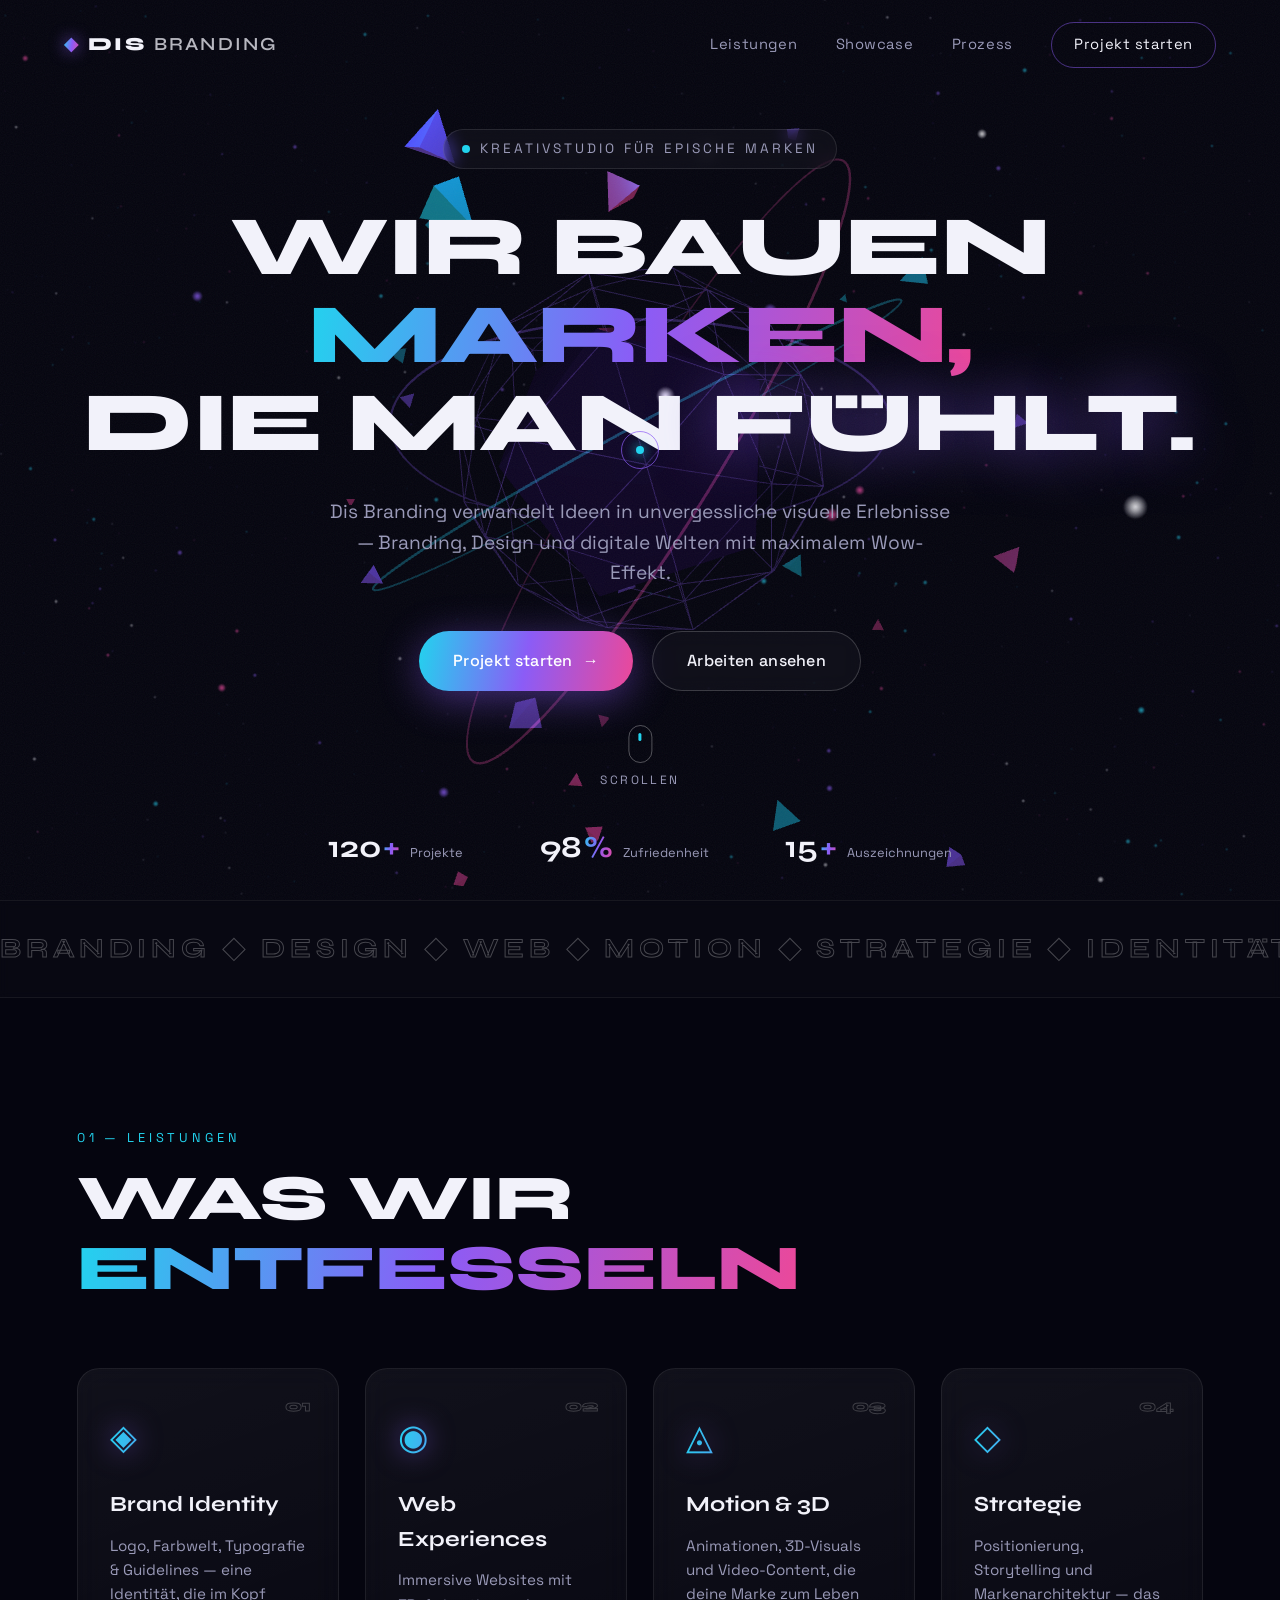
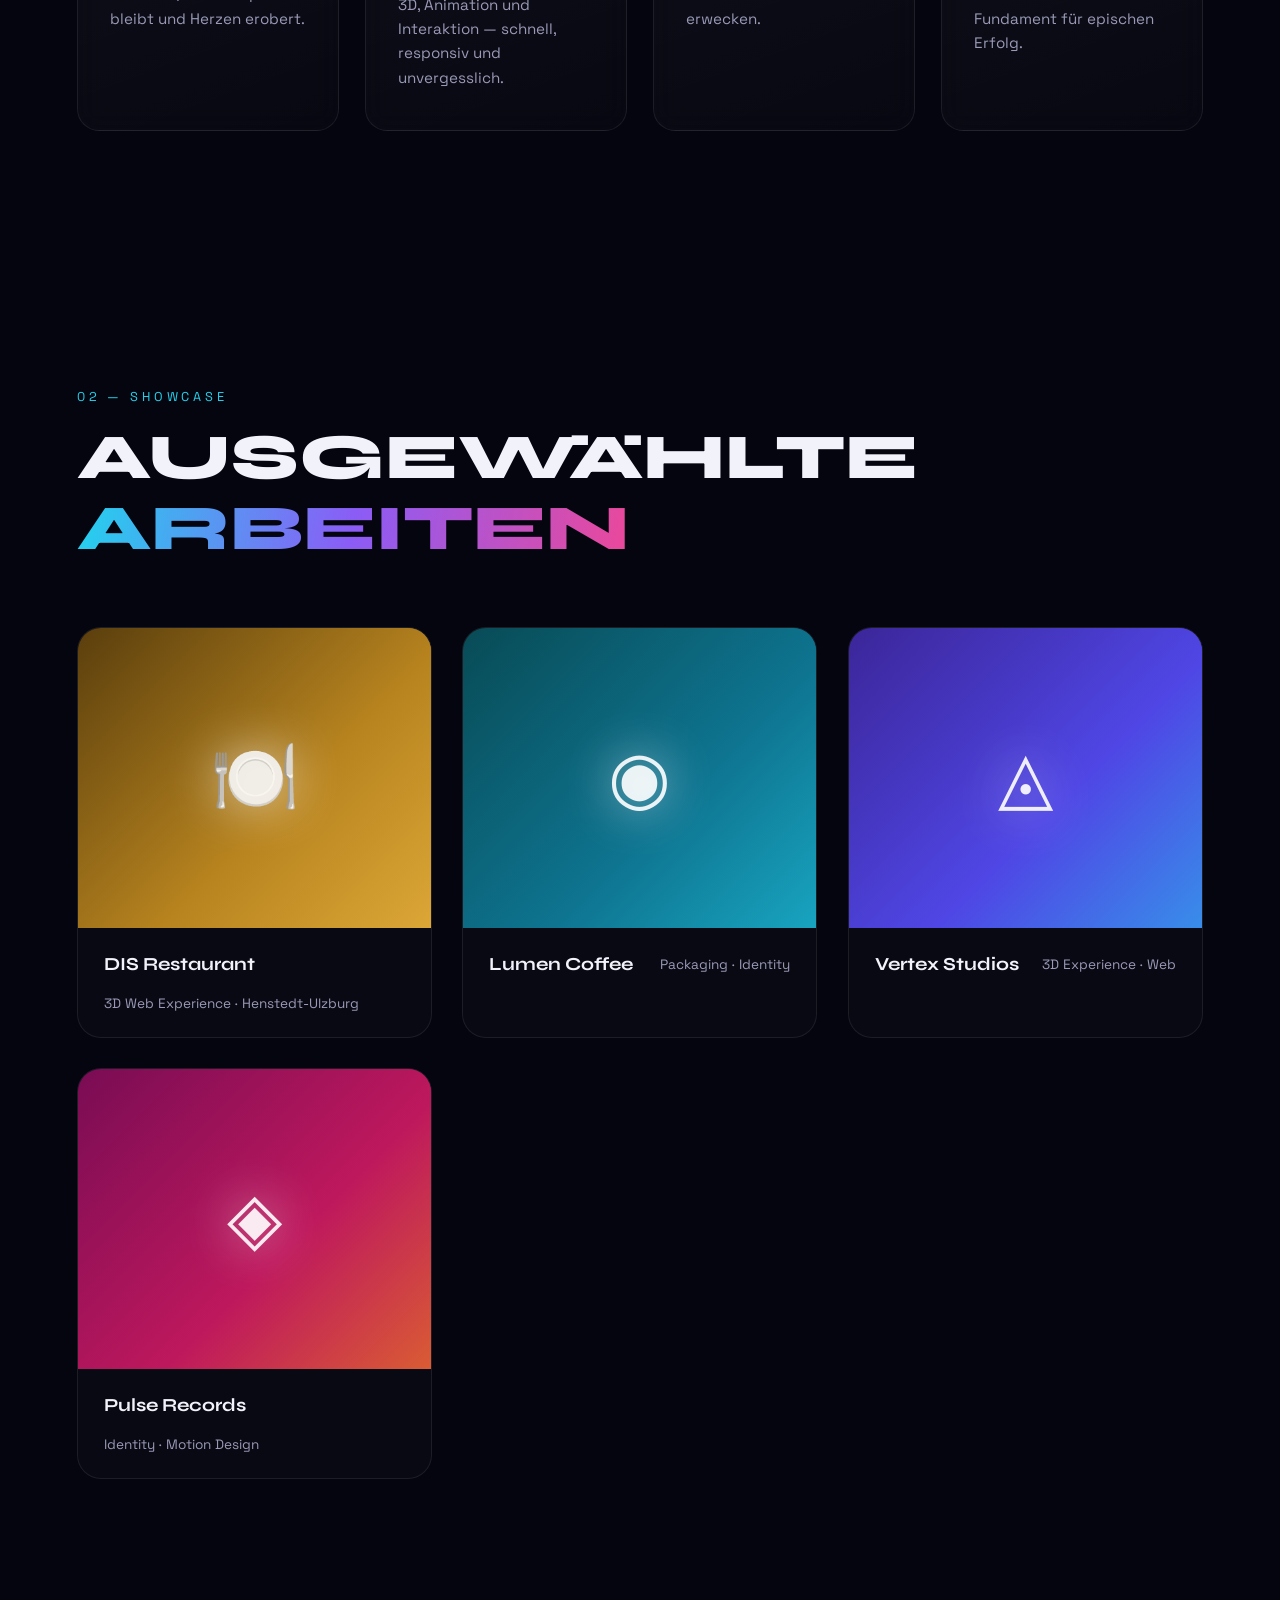
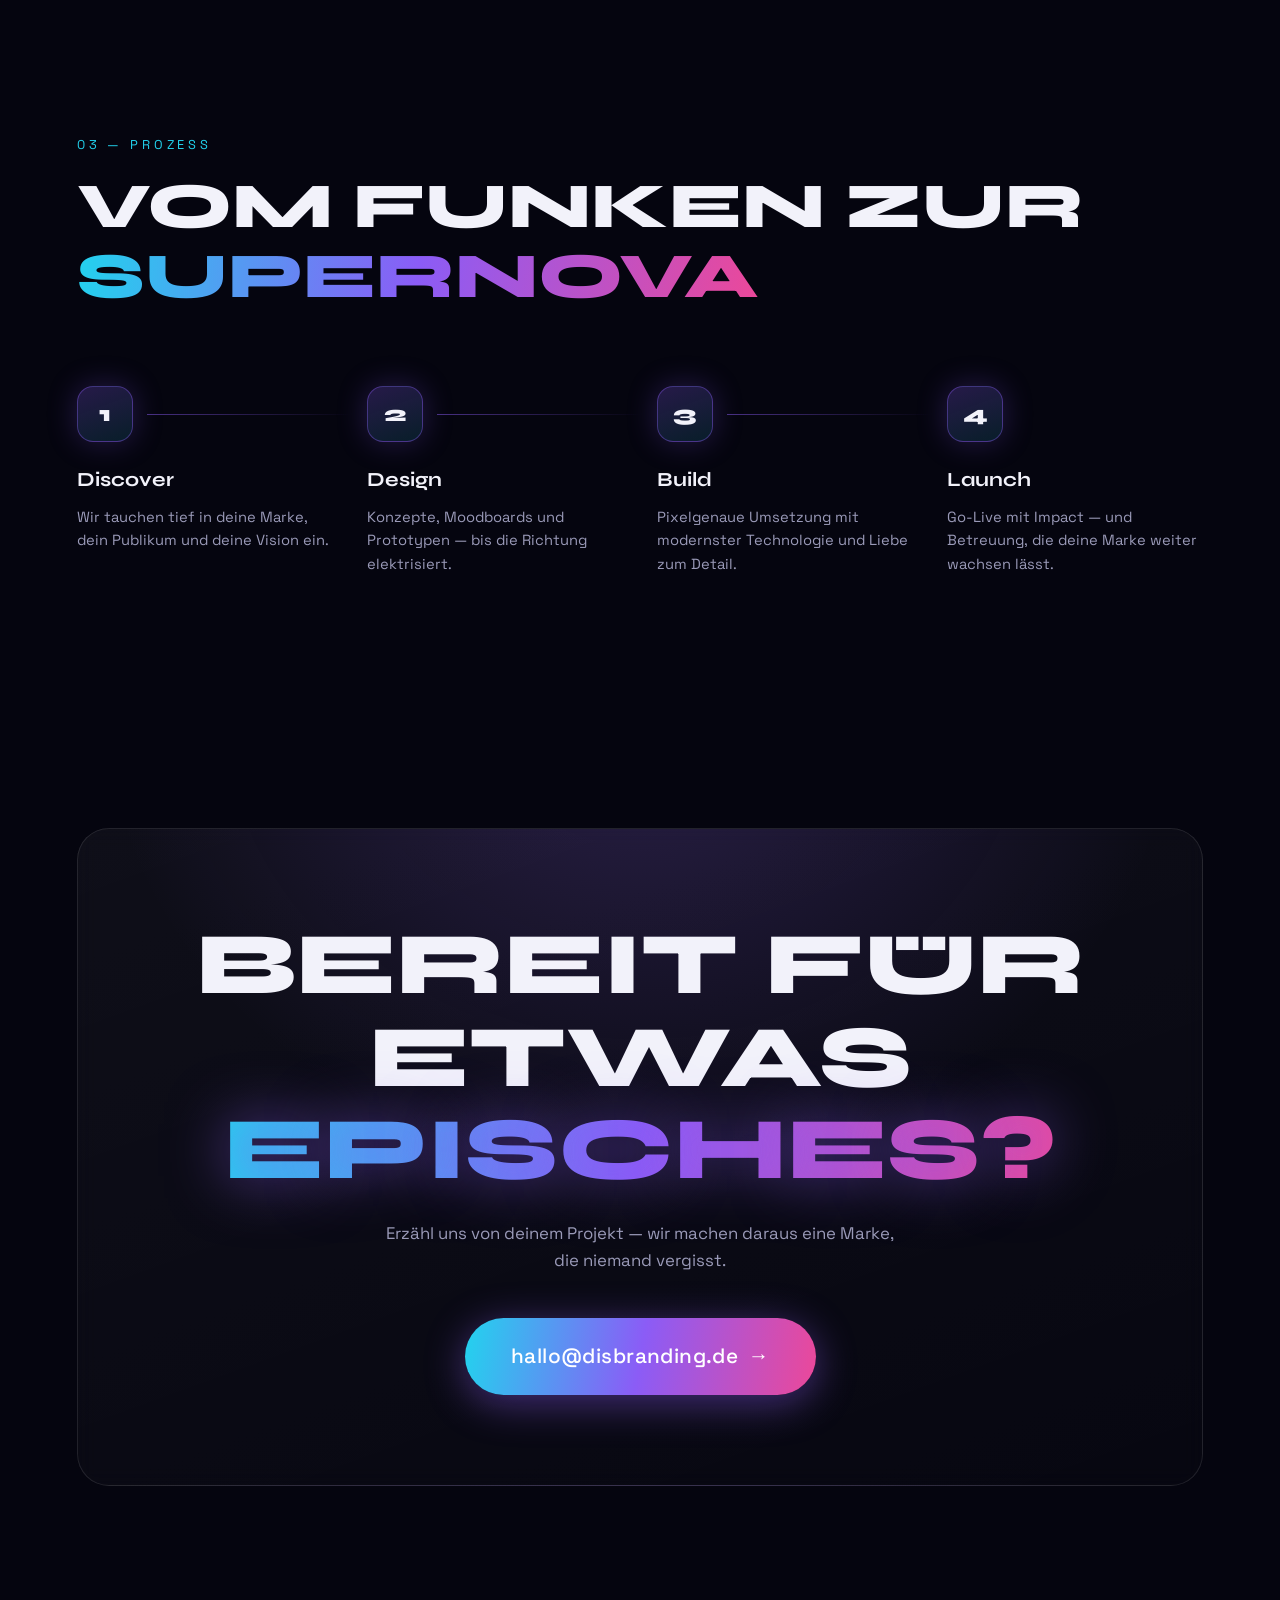
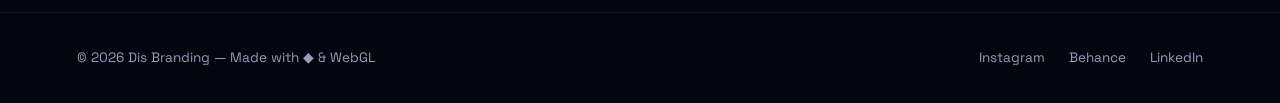
<file: index.html>
<!DOCTYPE html>
<html lang="de">
<head>
  <meta charset="UTF-8">
  <meta name="viewport" content="width=device-width, initial-scale=1.0">
  <title>DIS BRANDING — Marken, die man fühlt.</title>
  <meta name="description" content="Dis Branding – Kreativstudio für epische Markenauftritte. Branding, Design & digitale Erlebnisse mit Wow-Effekt.">
  <link rel="icon" href="data:image/svg+xml,<svg xmlns='http://www.w3.org/2000/svg' viewBox='0 0 100 100'><text y='.9em' font-size='90'>💎</text></svg>">
  <link rel="preload" href="fonts/syne-latin-800-normal.woff2" as="font" type="font/woff2" crossorigin>
  <link rel="preload" href="fonts/space-grotesk-latin-400-normal.woff2" as="font" type="font/woff2" crossorigin>
  <link rel="stylesheet" href="css/style.css">
</head>
<body>

  <!-- Loader -->
  <div id="loader">
    <div class="loader-inner">
      <div class="loader-diamond"></div>
      <span class="loader-text">DIS BRANDING</span>
      <div class="loader-bar"><div class="loader-bar-fill"></div></div>
    </div>
  </div>

  <!-- Custom Cursor -->
  <div class="cursor-dot" aria-hidden="true"></div>
  <div class="cursor-ring" aria-hidden="true"></div>

  <!-- Fullscreen 3D Canvas -->
  <canvas id="scene"></canvas>

  <!-- Noise Overlay -->
  <div class="noise" aria-hidden="true"></div>

  <!-- Navigation -->
  <header class="nav" id="nav">
    <a href="#hero" class="nav-logo">
      <span class="nav-logo-mark">◆</span> DIS<span class="thin">BRANDING</span>
    </a>
    <nav class="nav-links">
      <a href="#leistungen" data-magnetic>Leistungen</a>
      <a href="#showcase" data-magnetic>Showcase</a>
      <a href="#prozess" data-magnetic>Prozess</a>
      <a href="#kontakt" class="nav-cta" data-magnetic>Projekt starten</a>
    </nav>
    <button class="nav-burger" id="burger" aria-label="Menü öffnen">
      <span></span><span></span><span></span>
    </button>
  </header>

  <!-- Mobile Menu -->
  <div class="mobile-menu" id="mobileMenu">
    <a href="#leistungen">Leistungen</a>
    <a href="#showcase">Showcase</a>
    <a href="#prozess">Prozess</a>
    <a href="#kontakt">Kontakt</a>
  </div>

  <main>
    <!-- ============ HERO ============ -->
    <section class="hero" id="hero">
      <div class="hero-content">
        <p class="hero-kicker reveal"><span class="pulse-dot"></span> Kreativstudio für epische Marken</p>
        <h1 class="hero-title">
          <span class="line"><span class="word reveal-word">WIR</span> <span class="word reveal-word">BAUEN</span></span>
          <span class="line"><span class="word reveal-word gradient-text">MARKEN,</span></span>
          <span class="line"><span class="word reveal-word">DIE</span> <span class="word reveal-word">MAN</span> <span class="word reveal-word glow-text">FÜHLT.</span></span>
        </h1>
        <p class="hero-sub reveal">Dis Branding verwandelt Ideen in unvergessliche visuelle Erlebnisse —
          Branding, Design und digitale Welten mit maximalem Wow-Effekt.</p>
        <div class="hero-actions reveal">
          <a href="#kontakt" class="btn btn-primary" data-magnetic>Projekt starten <span class="btn-arrow">→</span></a>
          <a href="#showcase" class="btn btn-ghost" data-magnetic>Arbeiten ansehen</a>
        </div>
      </div>
      <div class="hero-scroll-hint">
        <div class="mouse"><div class="mouse-wheel"></div></div>
        <span>Scrollen</span>
      </div>
      <div class="hero-stats">
        <div class="stat"><span class="stat-num" data-count="120">0</span><span class="stat-plus">+</span><span class="stat-label">Projekte</span></div>
        <div class="stat"><span class="stat-num" data-count="98">0</span><span class="stat-plus">%</span><span class="stat-label">Zufriedenheit</span></div>
        <div class="stat"><span class="stat-num" data-count="15">0</span><span class="stat-plus">+</span><span class="stat-label">Auszeichnungen</span></div>
      </div>
    </section>

    <!-- ============ MARQUEE ============ -->
    <div class="marquee" aria-hidden="true">
      <div class="marquee-track">
        <span>BRANDING ◆ DESIGN ◆ WEB ◆ MOTION ◆ STRATEGIE ◆ IDENTITÄT ◆ </span>
        <span>BRANDING ◆ DESIGN ◆ WEB ◆ MOTION ◆ STRATEGIE ◆ IDENTITÄT ◆ </span>
      </div>
    </div>

    <!-- ============ LEISTUNGEN ============ -->
    <section class="section" id="leistungen">
      <div class="section-head">
        <span class="section-tag reveal">01 — Leistungen</span>
        <h2 class="section-title reveal">Was wir <span class="gradient-text">entfesseln</span></h2>
      </div>
      <div class="cards">
        <article class="card reveal" data-tilt>
          <div class="card-glow"></div>
          <div class="card-icon">◈</div>
          <h3>Brand Identity</h3>
          <p>Logo, Farbwelt, Typografie & Guidelines — eine Identität, die im Kopf bleibt und Herzen erobert.</p>
          <span class="card-num">01</span>
        </article>
        <article class="card reveal" data-tilt>
          <div class="card-glow"></div>
          <div class="card-icon">◉</div>
          <h3>Web Experiences</h3>
          <p>Immersive Websites mit 3D, Animation und Interaktion — schnell, responsiv und unvergesslich.</p>
          <span class="card-num">02</span>
        </article>
        <article class="card reveal" data-tilt>
          <div class="card-glow"></div>
          <div class="card-icon">◬</div>
          <h3>Motion & 3D</h3>
          <p>Animationen, 3D-Visuals und Video-Content, die deine Marke zum Leben erwecken.</p>
          <span class="card-num">03</span>
        </article>
        <article class="card reveal" data-tilt>
          <div class="card-glow"></div>
          <div class="card-icon">◇</div>
          <h3>Strategie</h3>
          <p>Positionierung, Storytelling und Markenarchitektur — das Fundament für epischen Erfolg.</p>
          <span class="card-num">04</span>
        </article>
      </div>
    </section>

    <!-- ============ SHOWCASE ============ -->
    <section class="section" id="showcase">
      <div class="section-head">
        <span class="section-tag reveal">02 — Showcase</span>
        <h2 class="section-title reveal">Ausgewählte <span class="gradient-text">Arbeiten</span></h2>
      </div>
      <div class="showcase">
        <a class="show-item reveal" data-tilt href="restaurant/index.html">
          <div class="show-visual grad-gold"><span class="show-emblem">🍽️</span></div>
          <div class="show-info">
            <h3>DIS Restaurant</h3>
            <p>3D Web Experience · Henstedt-Ulzburg</p>
          </div>
        </a>
        <article class="show-item reveal" data-tilt>
          <div class="show-visual grad-b"><span class="show-emblem">◉</span></div>
          <div class="show-info">
            <h3>Lumen Coffee</h3>
            <p>Packaging · Identity</p>
          </div>
        </article>
        <article class="show-item reveal" data-tilt>
          <div class="show-visual grad-c"><span class="show-emblem">◬</span></div>
          <div class="show-info">
            <h3>Vertex Studios</h3>
            <p>3D Experience · Web</p>
          </div>
        </article>
        <article class="show-item reveal" data-tilt>
          <div class="show-visual grad-d"><span class="show-emblem">◈</span></div>
          <div class="show-info">
            <h3>Pulse Records</h3>
            <p>Identity · Motion Design</p>
          </div>
        </article>
      </div>
    </section>

    <!-- ============ PROZESS ============ -->
    <section class="section" id="prozess">
      <div class="section-head">
        <span class="section-tag reveal">03 — Prozess</span>
        <h2 class="section-title reveal">Vom Funken zur <span class="gradient-text">Supernova</span></h2>
      </div>
      <div class="steps">
        <div class="step reveal">
          <div class="step-num">1</div>
          <div class="step-line"></div>
          <h3>Discover</h3>
          <p>Wir tauchen tief in deine Marke, dein Publikum und deine Vision ein.</p>
        </div>
        <div class="step reveal">
          <div class="step-num">2</div>
          <div class="step-line"></div>
          <h3>Design</h3>
          <p>Konzepte, Moodboards und Prototypen — bis die Richtung elektrisiert.</p>
        </div>
        <div class="step reveal">
          <div class="step-num">3</div>
          <div class="step-line"></div>
          <h3>Build</h3>
          <p>Pixelgenaue Umsetzung mit modernster Technologie und Liebe zum Detail.</p>
        </div>
        <div class="step reveal">
          <div class="step-num">4</div>
          <div class="step-line"></div>
          <h3>Launch</h3>
          <p>Go-Live mit Impact — und Betreuung, die deine Marke weiter wachsen lässt.</p>
        </div>
      </div>
    </section>

    <!-- ============ CTA / KONTAKT ============ -->
    <section class="section cta" id="kontakt">
      <div class="cta-inner reveal">
        <h2 class="cta-title">Bereit für etwas<br><span class="gradient-text glow-text">Episches?</span></h2>
        <p class="cta-sub">Erzähl uns von deinem Projekt — wir machen daraus eine Marke, die niemand vergisst.</p>
        <a href="mailto:hallo@disbranding.de" class="btn btn-primary btn-xl" data-magnetic>
          hallo@disbranding.de <span class="btn-arrow">→</span>
        </a>
      </div>
    </section>
  </main>

  <footer class="footer">
    <span>© 2026 Dis Branding — Made with ◆ &amp; WebGL</span>
    <div class="footer-links">
      <a href="#">Instagram</a>
      <a href="#">Behance</a>
      <a href="#">LinkedIn</a>
    </div>
  </footer>

  <script type="module" src="js/main.js"></script>
</body>
</html>
</file>
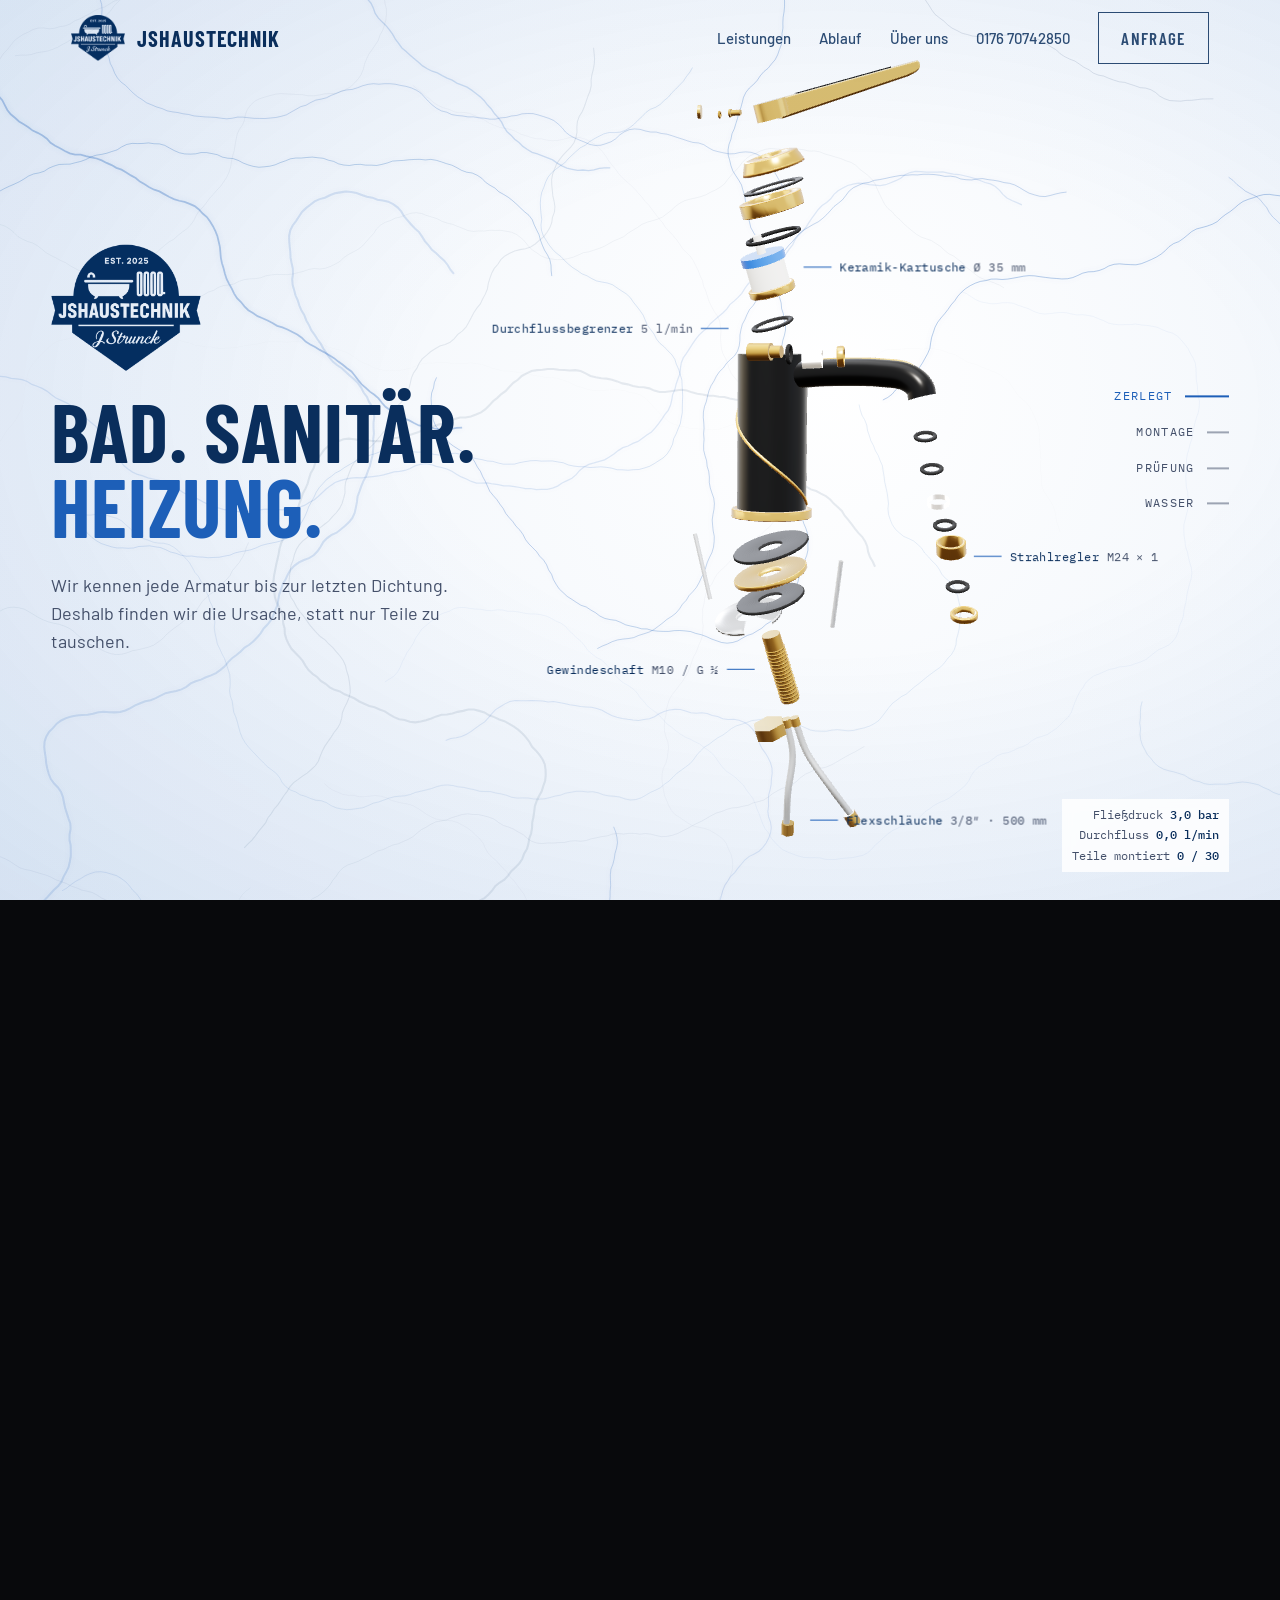
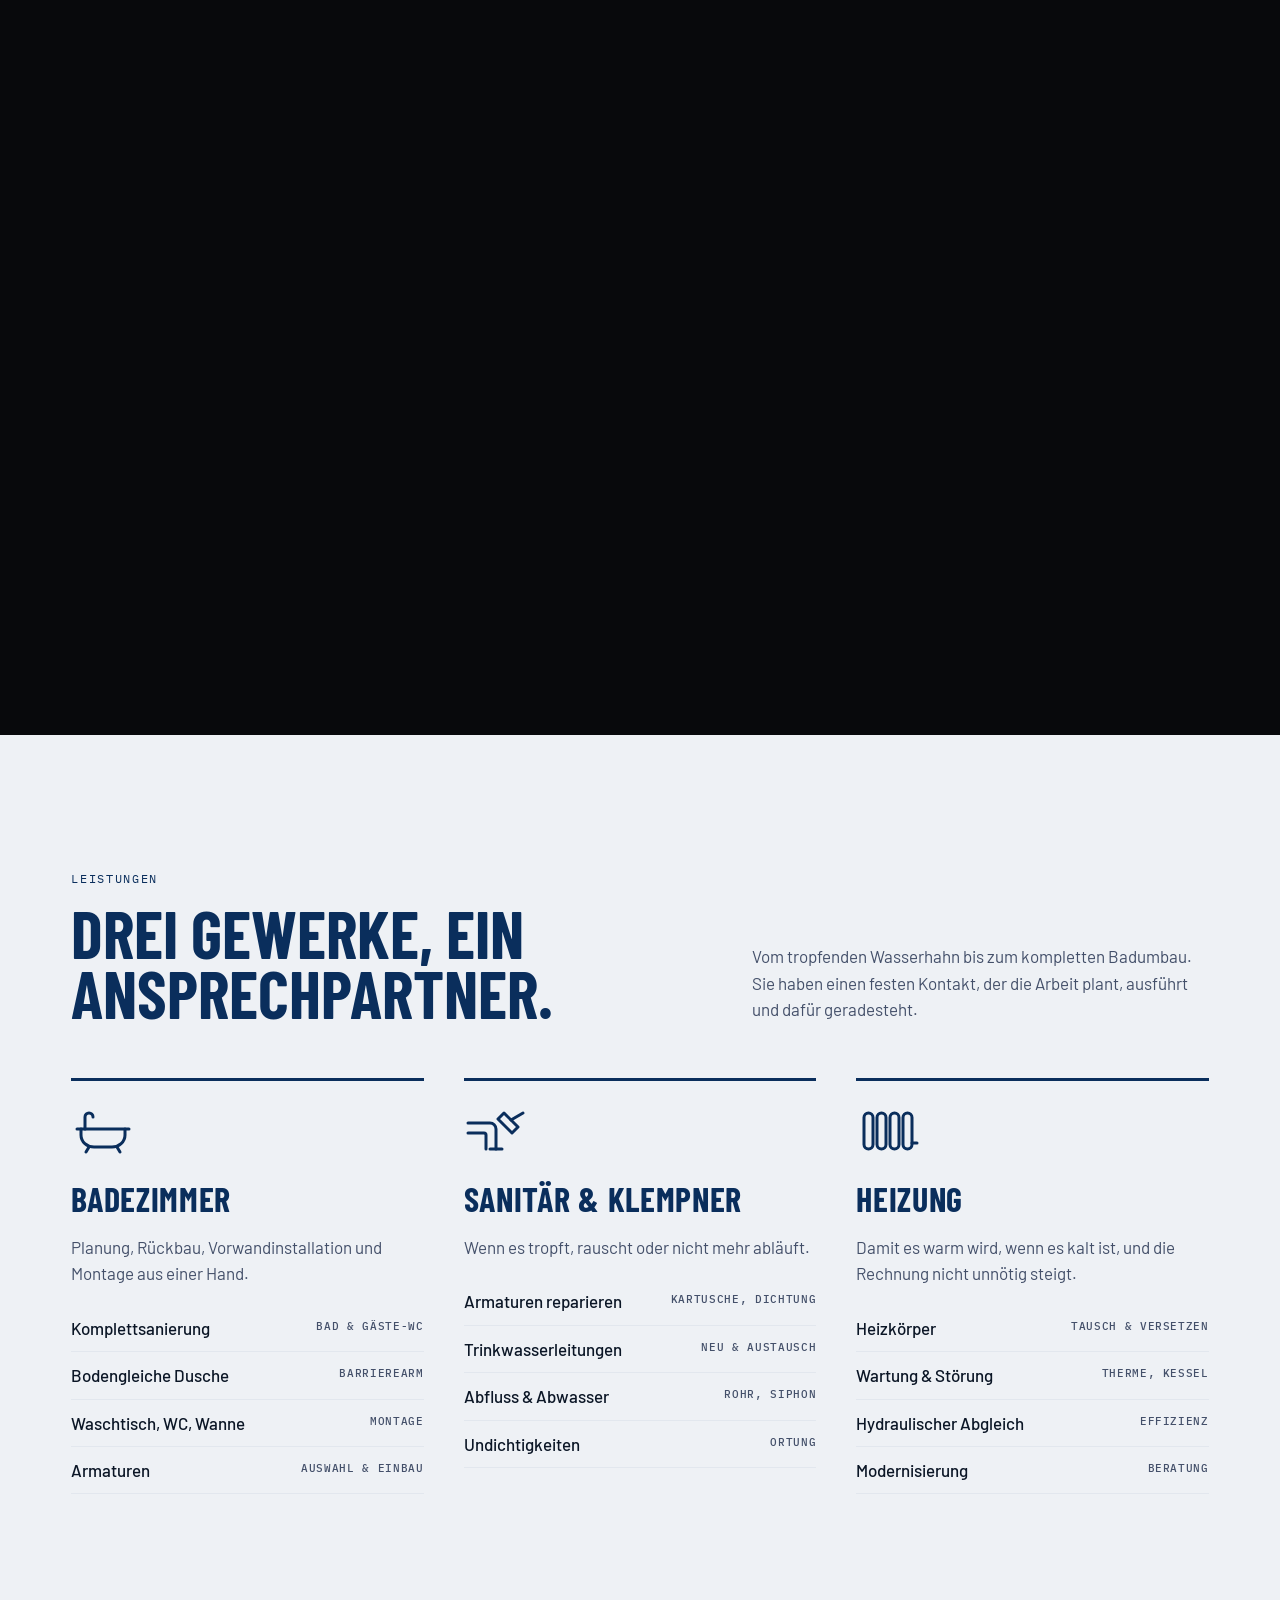
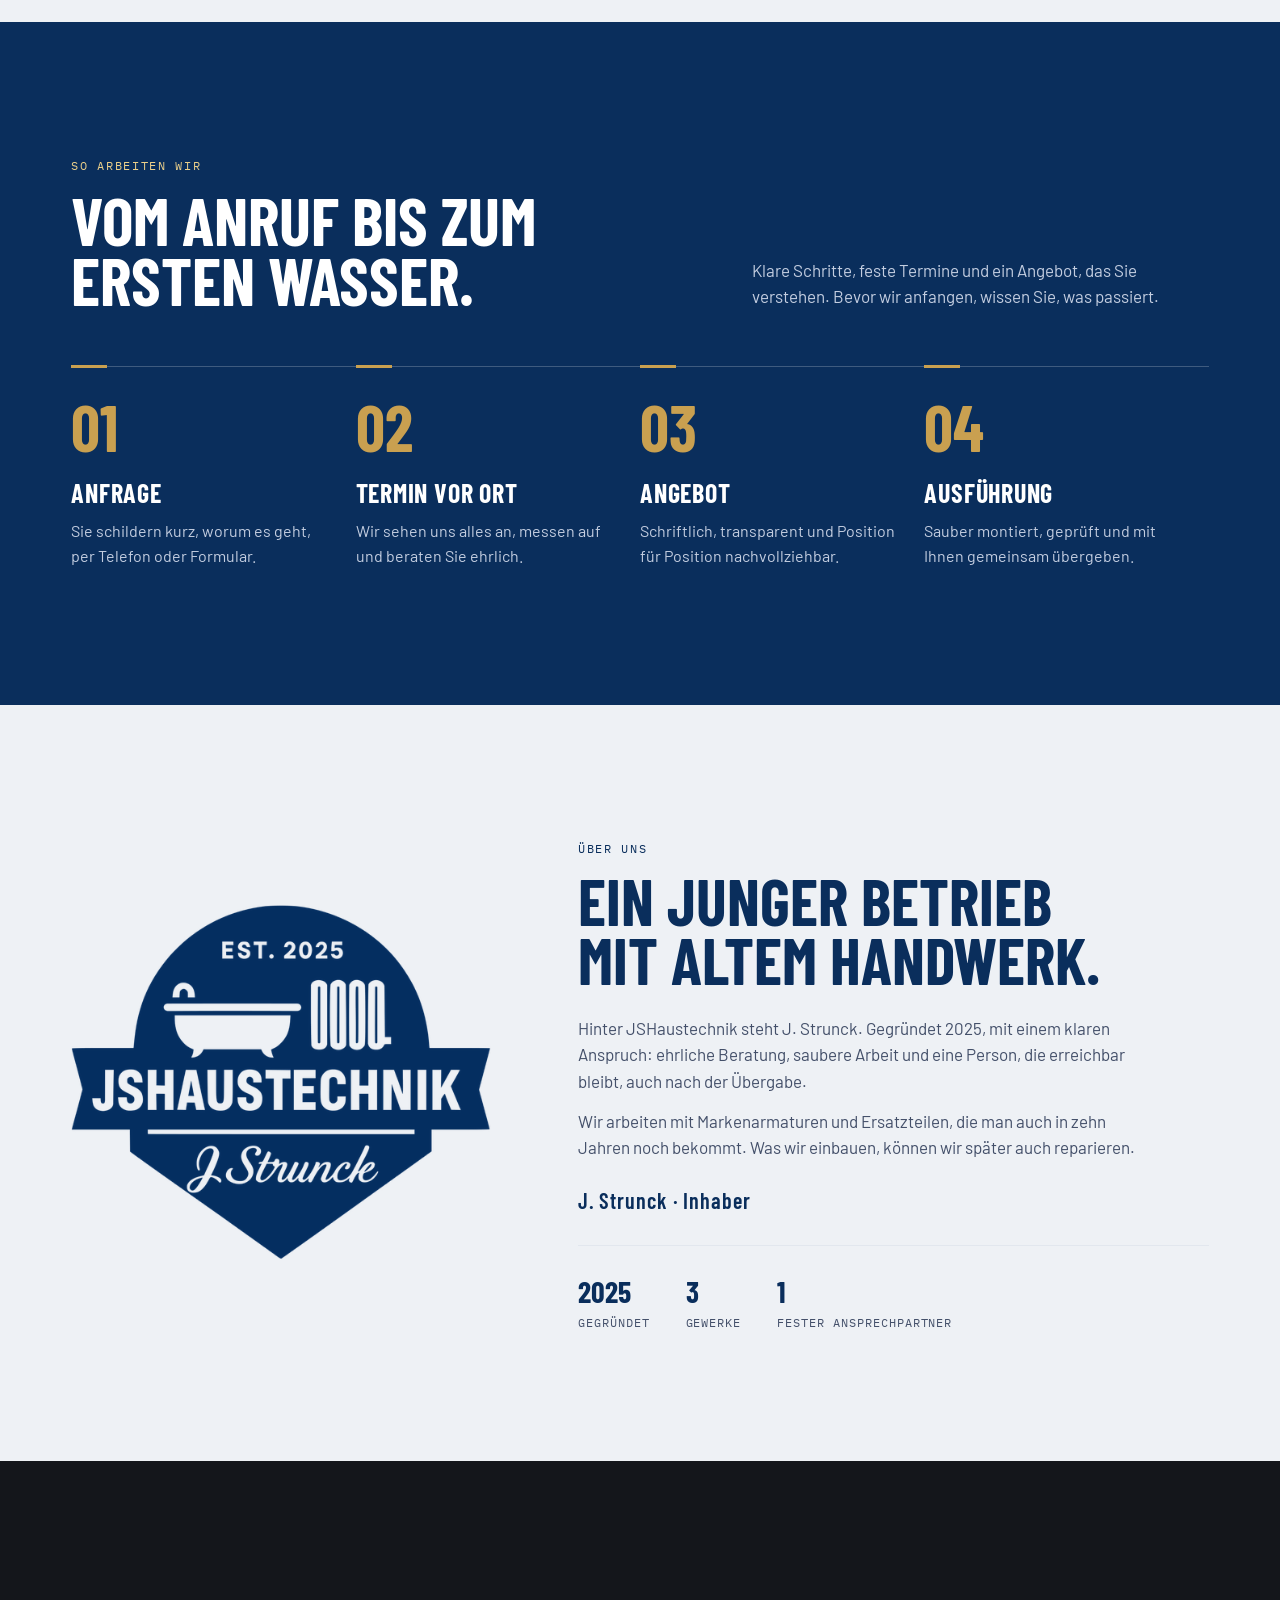
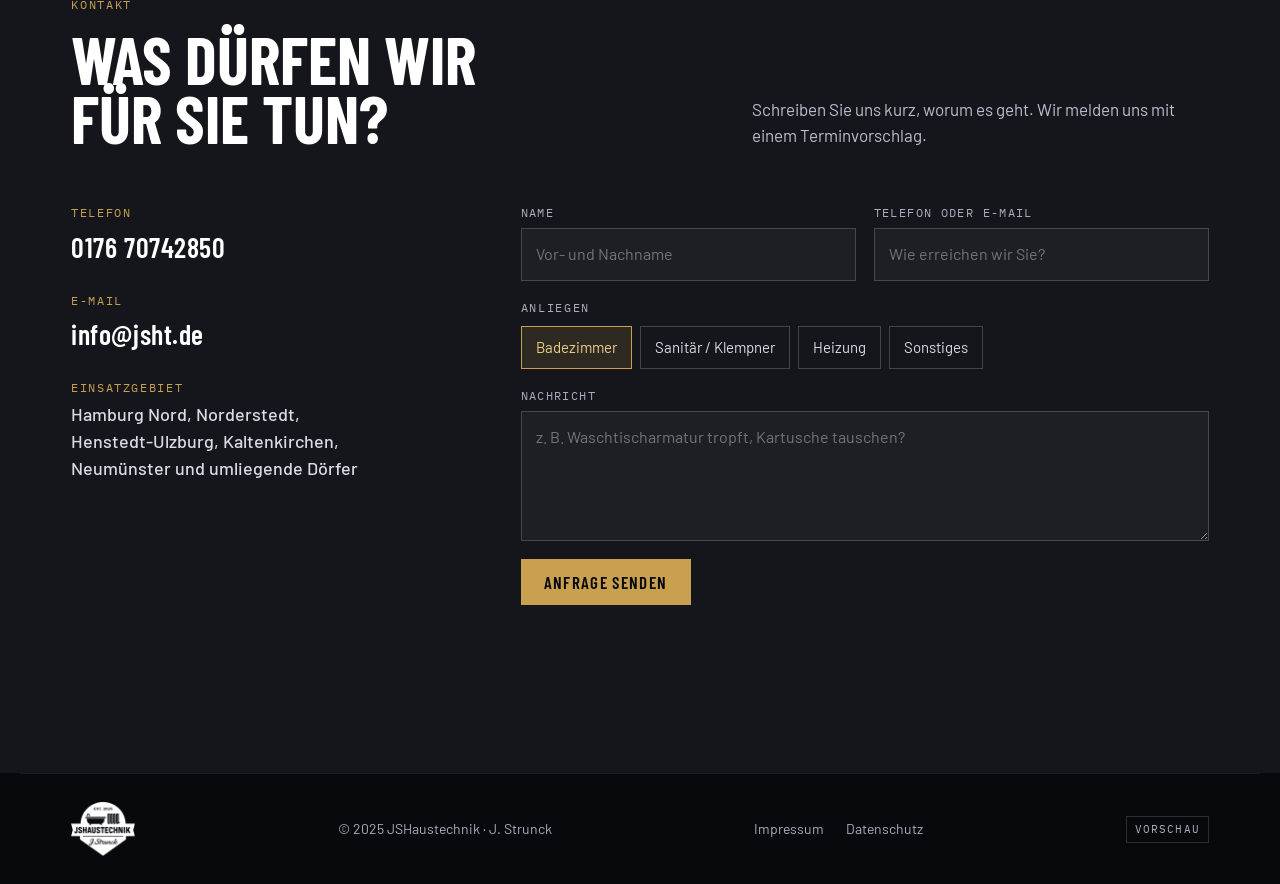
<file: jshaustechnik/index.html>
<!doctype html>
<html lang="de">
<head>
<meta charset="utf-8">
<meta name="viewport" content="width=device-width, initial-scale=1, viewport-fit=cover">
<link rel="icon" href="logo-badge.jpg">
<title>JSHaustechnik</title>
<meta name="description" content="JSHaustechnik – J. Strunck. Badezimmer, Sanitär und Heizung. Ihr Fachbetrieb seit 2025.">
<link rel="preconnect" href="https://fonts.googleapis.com">
<link rel="preconnect" href="https://fonts.gstatic.com" crossorigin>
<link rel="stylesheet" href="https://fonts.googleapis.com/css2?family=Barlow+Condensed:wght@500;600;700&family=Barlow:wght@400;500;600&family=IBM+Plex+Mono:wght@400;500&display=swap">
<style>
/* Layout: sticky full-screen 3D montage stage (white, blue veins, navy) → light service sheet → navy process band → contact on marble */
:root{
  --marble:#08090c;
  --marble-2:#14161b;
  --navy:#0a2e5c;
  --navy-deep:#061a36;
  --gold:#c9a050;
  --gold-hi:#ecd08a;
  --paper:#eef1f5;
  --paper-2:#e2e7ee;
  --ink:#0b1626;
  --ink-soft:#44506a;
  --mist:#a7afbd;
  --white:#ffffff;
  --blue:#1d5fb8;
  --blue-soft:#dbe6f4;
  --f-display:"Barlow Condensed","Arial Narrow",Arial,sans-serif;
  --f-body:"Barlow",system-ui,-apple-system,"Segoe UI",sans-serif;
  --f-mono:"IBM Plex Mono",ui-monospace,SFMono-Regular,Menlo,monospace;
  --gutter:clamp(16px,4vw,56px);
  color-scheme:dark;
}
*{box-sizing:border-box}
html{scroll-behavior:smooth}
body{margin:0;background:var(--marble);color:var(--white);font-family:var(--f-body);font-size:17px;line-height:1.55;-webkit-font-smoothing:antialiased}
a{color:inherit}
:focus-visible{outline:2px solid var(--gold-hi);outline-offset:3px}
.wrap{max-width:1240px;margin-inline:auto;padding-inline:var(--gutter)}
.eyebrow{font-family:var(--f-mono);font-size:12px;letter-spacing:.14em;text-transform:uppercase}

/* ---------- Nav ---------- */
.nav{position:fixed;inset:0 0 auto 0;z-index:30;padding-top:env(safe-area-inset-top,0px);transition:background .3s}
.nav:not(.solid){color:var(--navy)}
.nav:not(.solid) .btn{border-color:var(--navy);color:var(--navy)}
.nav:not(.solid) .btn:hover{background:var(--navy);color:var(--white)}
.nav:not(.solid) .nav-links a:hover{color:var(--blue)}
.brand .on-dark{display:none}.nav.solid .brand .on-dark{display:block}.nav.solid .brand .on-light{display:none}
.nav.solid{background:rgba(6,10,18,.82);backdrop-filter:blur(12px);-webkit-backdrop-filter:blur(12px)}
.nav-in{display:flex;align-items:center;justify-content:space-between;gap:16px;padding-block:12px}
.brand{display:flex;align-items:center;gap:12px;text-decoration:none}
.brand img{height:46px;width:auto;display:block}
.brand b{font-family:var(--f-display);font-weight:700;font-size:22px;letter-spacing:.04em;text-transform:uppercase}
.nav-links{display:flex;align-items:center;gap:28px;font-weight:500;font-size:15px}
.nav-links a{text-decoration:none;opacity:.85;white-space:nowrap}
@media (max-width:1080px){.nav-links .nav-tel{display:none}}
.nav-links a:hover{opacity:1;color:var(--gold-hi)}
.btn{display:inline-flex;align-items:center;gap:10px;font-family:var(--f-display);font-weight:600;font-size:17px;letter-spacing:.08em;text-transform:uppercase;text-decoration:none;padding:12px 22px;border:1.5px solid var(--gold);color:var(--gold-hi);background:transparent;cursor:pointer;transition:background .2s,color .2s}
.btn:hover{background:var(--gold);color:var(--marble)}
.btn.fill{background:var(--gold);color:var(--marble)}
.btn.fill:hover{background:var(--gold-hi)}
@media (max-width:760px){.nav-links a:not(.btn){display:none}.brand b{display:none}.btn{padding:10px 16px;font-size:15px}}

/* ---------- Montage stage ---------- */
#montage{position:relative;height:615vh}
.stage{position:sticky;top:0;height:100vh;height:100svh;overflow:hidden;background:var(--white);color:var(--navy)}
.stage canvas{position:absolute;inset:0;width:100%;height:100%;display:block}
#marble{opacity:1}
.vignette{position:absolute;inset:0;pointer-events:none;background:radial-gradient(ellipse at 65% 45%,transparent 35%,rgba(29,95,184,.10) 100%)}
.labels{position:absolute;inset:0;pointer-events:none}
.plabel{position:absolute;left:0;top:0;font-family:var(--f-mono);font-size:11.5px;letter-spacing:.04em;color:var(--navy);white-space:nowrap;display:flex;align-items:center;gap:8px;will-change:transform,opacity}
.plabel::before{content:"";width:28px;height:1px;background:var(--blue)}
.plabel.left{flex-direction:row-reverse}
.plabel em{font-style:normal}
.plabel span{color:var(--ink-soft)}

.caps{position:absolute;left:var(--gutter);top:50%;transform:translateY(-46%);width:min(460px,40vw);pointer-events:none}
.cap{position:absolute;left:0;top:0;width:100%;transform:translateY(calc(-50% + 18px));opacity:0;filter:blur(4px);transition:opacity .2s cubic-bezier(.4,0,1,1),transform .2s cubic-bezier(.4,0,1,1),filter .2s cubic-bezier(.4,0,1,1)}
.cap.on{opacity:1;transform:translateY(-50%);filter:blur(0);pointer-events:auto;transition:opacity .45s cubic-bezier(.2,.7,.2,1) .08s,transform .6s cubic-bezier(.2,.7,.2,1) .08s,filter .45s cubic-bezier(.2,.7,.2,1) .08s}
.cap .eyebrow{color:var(--blue)}
.cap h1,.cap h2{font-family:var(--f-display);font-weight:700;text-transform:uppercase;line-height:.92;letter-spacing:.01em;margin:.25em 0 .35em;text-wrap:balance}
.cap h1{font-size:clamp(46px,6.4vw,96px)}
.cap h2{font-size:clamp(40px,5vw,76px)}
.cap h1 em,.cap h2 em{font-style:normal;color:var(--blue)}
.cap p{margin:0;color:var(--ink-soft);max-width:40ch;font-size:18px}
.cap .hero-logo{width:150px;height:auto;display:block;margin-bottom:18px}
.cap .row{display:flex;flex-wrap:wrap;gap:12px;margin-top:26px}

.rail{position:absolute;right:var(--gutter);top:50%;transform:translateY(-50%);display:flex;flex-direction:column;gap:18px;font-family:var(--f-mono);font-size:11.5px;letter-spacing:.12em;text-transform:uppercase;color:var(--ink-soft)}
.rail li{list-style:none;display:flex;align-items:center;gap:12px;justify-content:flex-end;transition:color .3s}
.rail li i{width:22px;height:2px;background:currentColor;opacity:.5;transition:width .3s,opacity .3s}
.rail li.on{color:var(--blue)}
.rail li.on i{width:44px;opacity:1}
.rail ol{margin:0;padding:0;display:flex;flex-direction:column;gap:18px}

.readout{transition:opacity .4s;position:absolute;right:var(--gutter);bottom:28px;font-family:var(--f-mono);font-size:12px;color:var(--ink-soft);text-align:right;line-height:1.7;font-variant-numeric:tabular-nums}
.readout b{color:var(--navy);font-weight:500}
.readout{background:rgba(255,255,255,.82);padding:6px 10px;backdrop-filter:blur(6px);-webkit-backdrop-filter:blur(6px)}
.hint{position:absolute;left:50%;bottom:26px;transform:translateX(-50%);font-family:var(--f-mono);font-size:11.5px;letter-spacing:.14em;text-transform:uppercase;color:var(--ink-soft);display:flex;flex-direction:column;align-items:center;gap:10px;transition:opacity .4s}
.hint::after{content:"";width:1px;height:38px;background:linear-gradient(var(--blue),transparent);animation:drip 1.8s ease-in-out infinite}
@keyframes drip{0%{transform:scaleY(0);transform-origin:top}50%{transform:scaleY(1);transform-origin:top}51%{transform-origin:bottom}100%{transform:scaleY(0);transform-origin:bottom}}
.nogl{position:absolute;right:var(--gutter);bottom:90px;max-width:300px;font-size:14px;color:var(--ink-soft)}
.stage .btn{border-color:var(--navy);color:var(--navy)}
.stage .btn:hover{background:var(--navy);color:var(--white)}
.stage .btn.fill{background:var(--blue);border-color:var(--blue);color:var(--white)}
.stage .btn.fill:hover{background:var(--navy);border-color:var(--navy)}
.stage :focus-visible{outline-color:var(--blue)}

@media (max-width:860px){
  .caps{top:auto;bottom:0;left:0;right:0;width:auto;transform:none;height:44%;padding-inline:var(--gutter);background:linear-gradient(rgba(255,255,255,0),rgba(255,255,255,.94) 28%)}
  .cap{left:var(--gutter);right:var(--gutter);width:auto;top:auto;bottom:24px;transform:translateY(16px)}
  .cap.on{transform:none}
  .cap h1{font-size:clamp(40px,11vw,60px)}
  .cap h2{font-size:clamp(36px,10vw,54px)}
  .cap p{font-size:16px}
  .cap .hero-logo{width:96px;margin-bottom:10px}
  .cap .row{margin-top:16px}
  .rail{top:96px;transform:none}
  .rail li span{display:none}
  .readout{display:none}
  .hint{display:none}
}

/* ---------- Leistungen ---------- */
.sheet{background:var(--paper);color:var(--ink)}
.sheet .eyebrow{color:var(--navy)}
section.block{padding-block:clamp(72px,10vw,130px)}
.head{display:grid;grid-template-columns:minmax(0,1.35fr) minmax(0,1fr);gap:24px 64px;align-items:end;margin-bottom:56px}
.head h2{font-family:var(--f-display);font-weight:700;text-transform:uppercase;font-size:clamp(40px,5.2vw,78px);line-height:.9;margin:.2em 0 0;color:var(--navy);text-wrap:balance;hyphens:auto}
.head p{margin:0;color:var(--ink-soft);max-width:46ch}
@media (max-width:760px){.head{grid-template-columns:1fr}}
.services{display:grid;grid-template-columns:repeat(auto-fit,minmax(270px,1fr));gap:40px}
.svc{border-top:3px solid var(--navy);padding-top:26px;min-width:0}
.svc svg{width:64px;height:48px;color:var(--navy);display:block}
.svc h3{font-family:var(--f-display);font-weight:700;font-size:34px;text-transform:uppercase;letter-spacing:.02em;margin:18px 0 8px;color:var(--navy)}
.svc p{margin:0 0 18px;color:var(--ink-soft)}
.svc ul{margin:0;padding:0;list-style:none;display:grid;gap:0}
.svc li{padding-block:10px;border-bottom:1px solid var(--paper-2);display:flex;justify-content:space-between;gap:12px;font-weight:500}
.svc li small{font-family:var(--f-mono);font-size:11px;color:var(--ink-soft);letter-spacing:.06em;text-transform:uppercase;padding-top:3px;white-space:nowrap}

/* ---------- Ablauf ---------- */
.band{background:var(--navy);color:var(--white)}
.band .eyebrow{color:var(--gold-hi)}
.band .head h2{color:var(--white)}
.band .head p{color:#c3cde0}
.steps{display:grid;grid-template-columns:repeat(4,minmax(0,1fr));gap:0;counter-reset:s;margin:0;padding:0;list-style:none}
.steps li{padding:28px 28px 8px 0;border-top:1px solid rgba(255,255,255,.22);position:relative;min-width:0}
.steps li::before{counter-increment:s;content:counter(s,decimal-leading-zero);font-family:var(--f-display);font-weight:700;font-size:64px;line-height:1;color:var(--gold);display:block;margin-bottom:14px}
.steps li::after{content:"";position:absolute;left:0;top:-2px;width:36px;height:3px;background:var(--gold)}
.steps h3{font-family:var(--f-display);font-size:26px;text-transform:uppercase;letter-spacing:.03em;margin:0 0 6px}
.steps p{margin:0;color:#c3cde0;font-size:16px}
@media (max-width:900px){.steps{grid-template-columns:repeat(2,minmax(0,1fr));row-gap:32px}}
@media (max-width:520px){.steps{grid-template-columns:1fr}}

/* ---------- Über ---------- */
.about{display:grid;grid-template-columns:minmax(0,5fr) minmax(0,7fr);gap:56px;align-items:center}
.about img{width:100%;max-width:420px;height:auto;display:block}
.about h2{font-family:var(--f-display);font-weight:700;text-transform:uppercase;font-size:clamp(40px,5vw,72px);line-height:.92;color:var(--navy);margin:.2em 0 .4em;text-wrap:balance}
.about p{color:var(--ink-soft);max-width:56ch;margin:0 0 14px}
.sig{font-family:var(--f-display);font-size:22px;color:var(--navy);font-weight:600;letter-spacing:.04em;margin-top:22px}
.facts{display:flex;flex-wrap:wrap;gap:12px 36px;margin-top:28px;padding-top:22px;border-top:1px solid var(--paper-2)}
.facts div{font-family:var(--f-mono);font-size:12px;letter-spacing:.08em;text-transform:uppercase;color:var(--ink-soft)}
.facts b{display:block;font-family:var(--f-display);font-size:30px;color:var(--navy);letter-spacing:0;font-weight:700}
@media (max-width:760px){.about{grid-template-columns:1fr;gap:28px}.about img{max-width:260px}}

/* ---------- Kontakt ---------- */
.contact{position:relative;background:var(--marble-2);overflow:hidden}
.contact .head h2{color:var(--white)}
.contact .head p{color:#b9c0cc}
.contact .eyebrow{color:var(--gold)}
.cgrid{display:grid;grid-template-columns:minmax(0,4fr) minmax(0,7fr);gap:56px}
.cinfo dl{margin:0;display:grid;gap:22px}
.cinfo dt{font-family:var(--f-mono);font-size:11.5px;letter-spacing:.14em;text-transform:uppercase;color:var(--gold)}
.cinfo dd{margin:4px 0 0;font-family:var(--f-display);font-size:28px;font-weight:600;letter-spacing:.02em}
.cinfo dd a{text-decoration:none}
.cinfo dd a:hover{color:var(--gold-hi)}
.cinfo dd.area{font-family:var(--f-body);font-size:18px;font-weight:500;letter-spacing:0;line-height:1.5;max-width:30ch;color:#d7dce5}
form{display:grid;grid-template-columns:1fr 1fr;gap:18px}
form .full{grid-column:1/-1}
label{display:grid;gap:6px;font-family:var(--f-mono);font-size:11.5px;letter-spacing:.12em;text-transform:uppercase;color:var(--mist)}
input,select,textarea{font:inherit;font-family:var(--f-body);font-size:16px;letter-spacing:0;text-transform:none;color:var(--white);background:rgba(255,255,255,.04);border:1px solid rgba(255,255,255,.18);padding:13px 14px;border-radius:0;width:100%;min-width:0}
input:focus,select:focus,textarea:focus{outline:none;border-color:var(--gold)}
select option{background:var(--marble-2)}
textarea{min-height:130px;resize:vertical}
.chips{display:flex;flex-wrap:wrap;gap:8px}
.chips input{position:absolute;opacity:0;width:1px;height:1px}
.chips span{display:inline-block;padding:9px 14px;border:1px solid rgba(255,255,255,.2);font-family:var(--f-body);font-size:15px;letter-spacing:0;text-transform:none;color:#d7dce5;cursor:pointer}
.chips input:checked+span{border-color:var(--gold);background:rgba(201,160,80,.14);color:var(--gold-hi)}
.chips input:focus-visible+span{outline:2px solid var(--gold-hi);outline-offset:2px}
.status{grid-column:1/-1;font-size:15px;color:var(--gold-hi);min-height:1.5em;margin:0}
@media (max-width:860px){.cgrid{grid-template-columns:1fr}}
@media (max-width:520px){form{grid-template-columns:1fr}}

/* ---------- Mobile call bar ---------- */
.callbar{display:none}
@media (max-width:760px){
  .callbar{position:fixed;left:0;right:0;bottom:0;z-index:40;display:flex;align-items:center;justify-content:center;gap:10px;min-height:56px;padding:8px 16px calc(8px + env(safe-area-inset-bottom,0px));background:var(--blue);color:var(--white);text-decoration:none;font-family:var(--f-display);font-weight:600;font-size:18px;letter-spacing:.06em;text-transform:uppercase;box-shadow:0 -6px 24px rgba(6,26,54,.25)}
  .callbar b{font-weight:600;letter-spacing:.02em;opacity:.85}
  .callbar:active{background:var(--navy)}
  .callbar:focus-visible{outline:2px solid var(--white);outline-offset:-5px}
  body{padding-bottom:calc(56px + env(safe-area-inset-bottom,0px))}
  .caps{bottom:calc(56px + env(safe-area-inset-bottom,0px))}
}
footer{background:var(--marble);color:var(--mist);font-size:14px}
.foot{display:flex;flex-wrap:wrap;justify-content:space-between;align-items:center;gap:18px;padding-block:28px;border-top:1px solid rgba(255,255,255,.08)}
.foot img{height:54px;width:auto;display:block}
.foot nav{display:flex;gap:22px}
.foot a{text-decoration:none}
.foot a:hover{color:var(--gold-hi)}
.preview-tag{font-family:var(--f-mono);font-size:11px;letter-spacing:.1em;text-transform:uppercase;border:1px solid rgba(255,255,255,.15);padding:4px 8px}

@media (prefers-reduced-motion:reduce){html{scroll-behavior:auto}.hint::after{animation:none}.cap,.cap.on{filter:none;transition:opacity .2s linear}.cap:not(.on){transform:translateY(-50%)}}
@media (prefers-reduced-motion:reduce) and (max-width:860px){.cap:not(.on){transform:none}}
</style>
</head>
<body>


<header class="nav" id="nav">
  <div class="wrap nav-in">
    <a class="brand" href="#top" aria-label="JSHaustechnik Startseite"><img class="on-light" src="logo-navy.png" alt=""><img class="on-dark" src="logo-white.png" alt=""><b>JSHaustechnik</b></a>
    <nav class="nav-links" aria-label="Hauptnavigation">
      <a href="#leistungen">Leistungen</a>
      <a href="#ablauf">Ablauf</a>
      <a href="#ueber">Über uns</a>
      <a class="nav-tel" href="tel:+4917670742850">0176 70742850</a>
      <a class="btn" href="#kontakt">Anfrage</a>
    </nav>
  </div>
</header>

<main id="top" lang="de">
  <section id="montage" aria-label="Armatur – Montage-Animation">
    <div class="stage" id="stage">
      <canvas id="marble" aria-hidden="true"></canvas>
      <canvas id="gl" aria-hidden="true"></canvas>
      <div class="vignette"></div>
      <div class="labels" id="labels" aria-hidden="true"></div>

      <div class="caps">
        <div class="cap on" data-step="0">
          <img class="hero-logo" src="logo-navy.png" alt="JSHaustechnik – J. Strunck, Est. 2025">
          <h1>Bad. Sanitär. <em>Heizung.</em></h1>
          <p>Wir kennen jede Armatur bis zur letzten Dichtung. Deshalb finden wir die Ursache, statt nur Teile zu tauschen.</p>
        </div>
        <div class="cap" data-step="1">
          <span class="eyebrow">Schritt 2 · Montage</span>
          <h2>Teil für Teil <em>an seinen Platz.</em></h2>
          <p>Kartusche, Dichtungen, Strahlregler, Befestigung: fachgerecht in der richtigen Reihenfolge verbaut, mit dem passenden Drehmoment.</p>
        </div>
        <div class="cap" data-step="2">
          <span class="eyebrow">Schritt 3 · Prüfung</span>
          <h2>Dicht. Geprüft. <em>Sauber übergeben.</em></h2>
          <p>Anschlüsse kontrolliert, Druck getestet, Baustelle aufgeräumt. Sie bekommen ein fertiges Bad, keine Baustelle.</p>
        </div>
        <div class="cap" data-step="3">
          <span class="eyebrow">Schritt 4 · Inbetriebnahme</span>
          <h2>Wasser <em>marsch.</em></h2>
          <p>Ob tropfender Hahn, neues Badezimmer oder Heizung, die nicht warm wird: Wir kommen vorbei und machen es richtig.</p>
          <div class="row"><a class="btn fill" href="#kontakt">Termin anfragen</a><a class="btn" href="#leistungen">Leistungen</a></div>
        </div>
      </div>

      <div class="rail" aria-hidden="true">
        <ol>
          <li data-step="0" class="on"><span>Zerlegt</span><i></i></li>
          <li data-step="1"><span>Montage</span><i></i></li>
          <li data-step="2"><span>Prüfung</span><i></i></li>
          <li data-step="3"><span>Wasser</span><i></i></li>
        </ol>
      </div>

      <div class="readout" id="readout" aria-hidden="true">
        Fließdruck <b id="ro-bar">3,0 bar</b><br>
        Durchfluss <b id="ro-flow">0,0 l/min</b><br>
        Teile montiert <b id="ro-parts">0 / 0</b>
      </div>
      <div class="hint" id="hint">Scrollen zum Montieren</div>
      <p class="nogl" id="nogl" hidden>Die 3D-Ansicht braucht WebGL. In diesem Browser ist es nicht verfügbar.</p>
    </div>
  </section>

  <section class="sheet block" id="leistungen">
    <div class="wrap">
      <div class="head">
        <div>
          <span class="eyebrow">Leistungen</span>
          <h2>Drei Gewerke, ein Ansprechpartner.</h2>
        </div>
        <p>Vom tropfenden Wasserhahn bis zum kompletten Badumbau. Sie haben einen festen Kontakt, der die Arbeit plant, ausführt und dafür geradesteht.</p>
      </div>
      <div class="services">
        <article class="svc">
          <svg viewBox="0 0 64 48" fill="none" stroke="currentColor" stroke-width="3" stroke-linecap="round" stroke-linejoin="round" aria-hidden="true"><path d="M6 22h52"/><path d="M10 22v6c0 7 6 12 13 12h18c7 0 13-5 13-12v-6"/><path d="M18 40l-3 5M46 40l3 5"/><path d="M14 22v-12a4 4 0 0 1 8 0"/></svg>
          <h3>Badezimmer</h3>
          <p>Planung, Rückbau, Vorwandinstallation und Montage aus einer Hand.</p>
          <ul>
            <li>Komplettsanierung <small>Bad &amp; Gäste-WC</small></li>
            <li>Bodengleiche Dusche <small>barrierearm</small></li>
            <li>Waschtisch, WC, Wanne <small>Montage</small></li>
            <li>Armaturen <small>Auswahl &amp; Einbau</small></li>
          </ul>
        </article>
        <article class="svc">
          <svg viewBox="0 0 64 48" fill="none" stroke="currentColor" stroke-width="3" stroke-linecap="round" stroke-linejoin="round" aria-hidden="true"><path d="M4 16h22a6 6 0 0 1 6 6v20"/><path d="M4 26h16a2 2 0 0 1 2 2v14"/><path d="M26 42h12"/><path d="M40 6l14 14-6 6-14-14z"/><path d="M47 13l12-7"/></svg>
          <h3>Sanitär &amp; Klempner</h3>
          <p>Wenn es tropft, rauscht oder nicht mehr abläuft.</p>
          <ul>
            <li>Armaturen reparieren <small>Kartusche, Dichtung</small></li>
            <li>Trinkwasserleitungen <small>Neu &amp; Austausch</small></li>
            <li>Abfluss &amp; Abwasser <small>Rohr, Siphon</small></li>
            <li>Undichtigkeiten <small>Ortung</small></li>
          </ul>
        </article>
        <article class="svc">
          <svg viewBox="0 0 64 48" fill="none" stroke="currentColor" stroke-width="3" stroke-linecap="round" stroke-linejoin="round" aria-hidden="true"><rect x="8" y="6" width="9" height="36" rx="4.5"/><rect x="21" y="6" width="9" height="36" rx="4.5"/><rect x="34" y="6" width="9" height="36" rx="4.5"/><rect x="47" y="6" width="9" height="36" rx="4.5"/><path d="M56 36h5"/></svg>
          <h3>Heizung</h3>
          <p>Damit es warm wird, wenn es kalt ist, und die Rechnung nicht unnötig steigt.</p>
          <ul>
            <li>Heizkörper <small>Tausch &amp; Versetzen</small></li>
            <li>Wartung &amp; Störung <small>Therme, Kessel</small></li>
            <li>Hydraulischer Abgleich <small>Effizienz</small></li>
            <li>Modernisierung <small>Beratung</small></li>
          </ul>
        </article>
      </div>
    </div>
  </section>

  <section class="band block" id="ablauf">
    <div class="wrap">
      <div class="head">
        <div>
          <span class="eyebrow">So arbeiten wir</span>
          <h2>Vom Anruf bis zum ersten Wasser.</h2>
        </div>
        <p>Klare Schritte, feste Termine und ein Angebot, das Sie verstehen. Bevor wir anfangen, wissen Sie, was passiert.</p>
      </div>
      <ol class="steps">
        <li><h3>Anfrage</h3><p>Sie schildern kurz, worum es geht, per Telefon oder Formular.</p></li>
        <li><h3>Termin vor Ort</h3><p>Wir sehen uns alles an, messen auf und beraten Sie ehrlich.</p></li>
        <li><h3>Angebot</h3><p>Schriftlich, transparent und Position für Position nachvollziehbar.</p></li>
        <li><h3>Ausführung</h3><p>Sauber montiert, geprüft und mit Ihnen gemeinsam übergeben.</p></li>
      </ol>
    </div>
  </section>

  <section class="sheet block" id="ueber">
    <div class="wrap about">
      <img src="logo-navy.png" alt="Logo JSHaustechnik – J. Strunck, Est. 2025" loading="lazy">
      <div>
        <span class="eyebrow">Über uns</span>
        <h2>Ein junger Betrieb mit altem Handwerk.</h2>
        <p>Hinter JSHaustechnik steht J. Strunck. Gegründet 2025, mit einem klaren Anspruch: ehrliche Beratung, saubere Arbeit und eine Person, die erreichbar bleibt, auch nach der Übergabe.</p>
        <p>Wir arbeiten mit Markenarmaturen und Ersatzteilen, die man auch in zehn Jahren noch bekommt. Was wir einbauen, können wir später auch reparieren.</p>
        <div class="sig">J. Strunck · Inhaber</div>
        <div class="facts">
          <div><b>2025</b>gegründet</div>
          <div><b>3</b>Gewerke</div>
          <div><b>1</b>fester Ansprechpartner</div>
        </div>
      </div>
    </div>
  </section>

  <section class="contact block" id="kontakt">
    <div class="wrap">
      <div class="head">
        <div>
          <span class="eyebrow">Kontakt</span>
          <h2>Was dürfen wir für Sie tun?</h2>
        </div>
        <p>Schreiben Sie uns kurz, worum es geht. Wir melden uns mit einem Terminvorschlag.</p>
      </div>
      <div class="cgrid">
        <div class="cinfo">
          <dl>
            <div><dt>Telefon</dt><dd><a href="tel:+4917670742850">0176 70742850</a></dd></div>
            <div><dt>E-Mail</dt><dd><a href="mailto:info@jsht.de">info@jsht.de</a></dd></div>
            <div><dt>Einsatzgebiet</dt><dd class="area">Hamburg Nord, Norderstedt, Henstedt-Ulzburg, Kaltenkirchen, Neumünster und umliegende Dörfer</dd></div>
          </dl>
        </div>
        <form id="form" novalidate>
          <label for="f-name">Name<input id="f-name" name="name" autocomplete="name" placeholder="Vor- und Nachname"></label>
          <label for="f-contact">Telefon oder E-Mail<input id="f-contact" name="contact" autocomplete="email" placeholder="Wie erreichen wir Sie?"></label>
          <div class="full" role="group" aria-label="Anliegen">
            <span class="eyebrow" style="display:block;margin-bottom:8px;color:var(--mist)">Anliegen</span>
            <div class="chips">
              <label><input type="radio" name="topic" id="t-bad" value="Badezimmer" checked><span>Badezimmer</span></label>
              <label><input type="radio" name="topic" id="t-san" value="Sanitär"><span>Sanitär / Klempner</span></label>
              <label><input type="radio" name="topic" id="t-hz" value="Heizung"><span>Heizung</span></label>
              <label><input type="radio" name="topic" id="t-other" value="Sonstiges"><span>Sonstiges</span></label>
            </div>
          </div>
          <label class="full" for="f-msg">Nachricht<textarea id="f-msg" name="msg" placeholder="z. B. Waschtischarmatur tropft, Kartusche tauschen?"></textarea></label>
          <div class="full"><button class="btn fill" type="submit">Anfrage senden</button></div>
          <p class="status" id="status" role="status"></p>
        </form>
      </div>
    </div>
  </section>
</main>

<footer>
  <div class="wrap foot">
    <img src="logo-white.png" alt="JSHaustechnik">
    <span>© 2025 JSHaustechnik · J. Strunck</span>
    <nav aria-label="Rechtliches"><a href="#kontakt">Impressum</a><a href="#kontakt">Datenschutz</a></nav>
    <span class="preview-tag">Vorschau</span>
  </div>
</footer>

<a class="callbar" href="tel:+4917670742850" aria-label="Jetzt anrufen: 0176 70742850">
  <svg width="20" height="20" viewBox="0 0 24 24" fill="none" stroke="currentColor" stroke-width="2" stroke-linecap="round" stroke-linejoin="round" aria-hidden="true"><path d="M22 16.9v3a2 2 0 0 1-2.2 2 19.8 19.8 0 0 1-8.6-3.1 19.5 19.5 0 0 1-6-6A19.8 19.8 0 0 1 2.1 4.2 2 2 0 0 1 4.1 2h3a2 2 0 0 1 2 1.7c.1 1 .4 1.9.7 2.8a2 2 0 0 1-.5 2.1L8 9.9a16 16 0 0 0 6 6l1.3-1.3a2 2 0 0 1 2.1-.4c.9.3 1.8.6 2.8.7a2 2 0 0 1 1.7 2z"/></svg>
  <span>Jetzt anrufen</span><b>0176 70742850</b>
</a>

<script src="three.min.js"></script>
<script>
(function(){
"use strict";
var reduce = window.matchMedia && matchMedia('(prefers-reduced-motion: reduce)').matches;
var nav = document.getElementById('nav');
var section = document.getElementById('montage');
var stage = document.getElementById('stage');
var glCanvas = document.getElementById('gl');
var marbleCanvas = document.getElementById('marble');
var labelsEl = document.getElementById('labels');
var caps = [].slice.call(document.querySelectorAll('.cap'));
var rails = [].slice.call(document.querySelectorAll('.rail li'));
var hint = document.getElementById('hint');
var roFlow = document.getElementById('ro-flow');
var roBar = document.getElementById('ro-bar');
var roParts = document.getElementById('ro-parts');

/* ---------- Form (preview only) ---------- */
document.getElementById('form').addEventListener('submit', function(e){
  e.preventDefault();
  var n = document.getElementById('f-name').value.trim();
  var c = document.getElementById('f-contact').value.trim();
  var s = document.getElementById('status');
  if(!n || !c){ s.textContent = 'Bitte Name und Telefon oder E-Mail angeben, damit wir Sie erreichen.'; return; }
  s.textContent = 'Danke, ' + n + '. In dieser Vorschau wird noch nichts verschickt. Nach dem Livegang landet die Anfrage direkt im Postfach.';
});

/* ---------- Helpers ---------- */
function clamp(v,a,b){ return v<a?a:(v>b?b:v); }
function lerp(a,b,t){ return a+(b-a)*t; }
function ease(t){ return t<.5 ? 4*t*t*t : 1-Math.pow(-2*t+2,3)/2; }
function smooth(a,b,v){ var t=clamp((v-a)/(b-a),0,1); return t*t*(3-2*t); }
function rng(seed){ return function(){ seed = (seed + 0x6D2B79F5)|0; var t = Math.imul(seed ^ (seed>>>15), 1|seed); t = (t + Math.imul(t ^ (t>>>7), 61|t)) ^ t; return ((t ^ (t>>>14))>>>0)/4294967296; }; }

function paintMarble(cv, w, h, seed, base, light, blue){
  var c = cv.getContext('2d'); cv.width = w; cv.height = h;
  var g = c.createRadialGradient(w*.65,h*.42,0,w*.6,h*.5,Math.max(w,h)*.85);
  g.addColorStop(0, light); g.addColorStop(1, base);
  c.fillStyle = g; c.fillRect(0,0,w,h);
  var r = rng(seed), s = Math.max(w,h)/1400;
  for(var i=0;i<26;i++){
    var x=r()*w, y=r()*h, a=r()*Math.PI*2, gold=r()<.62, len=140+r()*260;
    c.lineWidth = (.35 + r()*r()*2.8)*s;
    if(blue){
      c.strokeStyle = gold ? 'rgba(29,95,184,'+(.10+r()*.30).toFixed(2)+')' : 'rgba(10,46,92,'+(.04+r()*.08).toFixed(2)+')';
      c.shadowColor = gold ? 'rgba(29,95,184,.35)' : 'rgba(0,0,0,0)';
    } else {
      c.strokeStyle = gold ? 'rgba(201,160,80,'+(.10+r()*.32).toFixed(2)+')' : 'rgba(214,218,228,'+(.03+r()*.07).toFixed(2)+')';
      c.shadowColor = gold ? 'rgba(236,208,138,.55)' : 'rgba(0,0,0,0)';
    }
    c.shadowBlur = gold ? 7*s : 0;
    c.beginPath(); c.moveTo(x,y);
    for(var k=0;k<len;k++){ a += (r()-.5)*.55; x += Math.cos(a)*6*s; y += Math.sin(a)*6*s; c.lineTo(x,y); }
    c.stroke();
  }
}

/* ---------- Nav state ---------- */
function navState(){ nav.classList.toggle('solid', window.scrollY > section.offsetHeight - window.innerHeight*1.05); }

/* ---------- Scroll progress ---------- */
var pTarget = 0, pNow = 0;
function readScroll(){
  var r = section.getBoundingClientRect();
  var span = r.height - window.innerHeight;
  pTarget = span > 0 ? clamp(-r.top/span,0,1) : 0;
  navState();
}
window.addEventListener('scroll', readScroll, {passive:true});

var SPLIT = 1;
function stepFor(P){
  var p = P/SPLIT; return p < .2 ? 0 : p < .58 ? 1 : p < .72 ? 2 : 3;
}
var curStep = 0;
function setStep(s){
  if(s===curStep) return; curStep = s;
  caps.forEach(function(el){ el.classList.toggle('on', +el.dataset.step===s); });
  rails.forEach(function(el){ el.classList.toggle('on', +el.dataset.step===s); });
}

/* ---------- WebGL ---------- */
var renderer;
try {
  if(!window.THREE) throw new Error('three missing');
  renderer = new THREE.WebGLRenderer({canvas:glCanvas, antialias:true, alpha:true});
} catch(err){
  document.getElementById('nogl').hidden = false;
  paintMarble(marbleCanvas, 1200, 800, 7, '#e6eef8', '#ffffff', true);
  readScroll();
  window.addEventListener('scroll', function(){ setStep(stepFor(pTarget)); }, {passive:true});
  return;
}

var T = THREE, V3 = T.Vector3, V2 = T.Vector2;
renderer.setPixelRatio(Math.min(window.devicePixelRatio||1, 2));
renderer.outputEncoding = T.sRGBEncoding;
renderer.toneMapping = T.ACESFilmicToneMapping;
renderer.toneMappingExposure = 1.05;
renderer.setClearColor(0x000000, 0);

var scene = new T.Scene();
var camera = new T.PerspectiveCamera(32, 1, .1, 120);

/* Studio environment for reflections: softboxes around the subject */
(function(){
  var pm = new T.PMREMGenerator(renderer);
  var env = new T.Scene();
  env.background = new T.Color(0x030303);
  function box(w,h,d,col,k,x,y,z){
    var m = new T.Mesh(new T.BoxGeometry(w,h,d), new T.MeshBasicMaterial({color:new T.Color(col).multiplyScalar(k)}));
    m.position.set(x,y,z); env.add(m);
  }
  box(12,.5,6,0xffffff,3.2, 0,9,1);
  box(.5,7,7,0xffdba0,2.4, -9,2,3);
  box(.5,6,6,0xd2e2ff,1.6, 9,3,-2);
  box(8,3,.5,0xffffff,1.3, 1,1.5,10);
  box(30,.3,30,0x1a140c,1, 0,-7,0);
  box(4,10,.5,0xffe7bf,.9, -2,2,-10);
  scene.environment = pm.fromScene(env,.04).texture;
  pm.dispose();
})();

scene.add(new T.HemisphereLight(0xdfe8ff, 0x1a1208, .55));
var key = new T.DirectionalLight(0xfff0d8, 1.7); key.position.set(4,9,7); scene.add(key);
var rim = new T.DirectionalLight(0xbcd2ff, .9); rim.position.set(-7,4,-5); scene.add(rim);

function col(h){ return new T.Color(h).convertSRGBToLinear(); }
function std(o){ var m = new T.MeshStandardMaterial(o); m.color = col(o.color); return m; }
var M = {
  black: std({color:0x0d0e10, metalness:.55, roughness:.28}),
  gold: std({color:0xe2b45c, metalness:1, roughness:.16}),
  brass: std({color:0xc49a4a, metalness:1, roughness:.34}),
  rubber: std({color:0x18191b, metalness:0, roughness:.75}),
  chrome: std({color:0xdcdfe4, metalness:1, roughness:.14}),
  white: std({color:0xf2f2ee, metalness:0, roughness:.42}),
  blue: std({color:0x1d6ee0, metalness:0, roughness:.32}),
  ceramic: std({color:0xf6f6f3, metalness:0, roughness:.12}),
  navy: std({color:0x0a2e5c, metalness:.1, roughness:.38})
};

/* Wire-mesh texture for strainers, braid texture for hoses */
function canvasTex(size, draw, rep){
  var c = document.createElement('canvas'); c.width = c.height = size;
  draw(c.getContext('2d'), size);
  var t = new T.CanvasTexture(c); t.wrapS = t.wrapT = T.RepeatWrapping;
  if(rep) t.repeat.set(rep[0], rep[1]);
  return t;
}
var gridTex = canvasTex(64, function(c,s){ c.fillStyle='#000'; c.fillRect(0,0,s,s); c.fillStyle='#fff'; for(var i=0;i<s;i+=8){ c.fillRect(i,0,3,s); c.fillRect(0,i,s,3); } }, [6,3]);
M.mesh = new T.MeshStandardMaterial({color:col(0xd6d9de), metalness:1, roughness:.3, alphaMap:gridTex, alphaTest:.5, side:T.DoubleSide});
var braidTex = canvasTex(64, function(c,s){ c.fillStyle='#777'; c.fillRect(0,0,s,s); c.strokeStyle='#e8e8e8'; c.lineWidth=3; for(var i=-s;i<2*s;i+=8){ c.beginPath(); c.moveTo(i,0); c.lineTo(i+s,s); c.stroke(); c.beginPath(); c.moveTo(i+s,0); c.lineTo(i,s); c.stroke(); } }, [2,40]);
M.braid = new T.MeshStandardMaterial({color:col(0xffffff), map:braidTex, bumpMap:braidTex, bumpScale:.015, metalness:.9, roughness:.4});
braidTex.encoding = T.sRGBEncoding;

function ring(ro, ri, h, mat){
  var b = Math.min(.012, h*.25);
  var pts = [new V2(ri,0), new V2(ro-b,0), new V2(ro,b), new V2(ro,h-b), new V2(ro-b,h), new V2(ri,h), new V2(ri,0)];
  var m = new T.Mesh(new T.LatheGeometry(pts, 72), mat);
  return m;
}
function torus(r, tube, mat){ var m = new T.Mesh(new T.TorusGeometry(r, tube, 16, 72), mat); m.rotation.x = Math.PI/2; var g = new T.Group(); g.add(m); return g; }
function cyl(rt, rb, h, mat, seg, y){ var m = new T.Mesh(new T.CylinderGeometry(rt, rb, h, seg||48), mat); m.position.y = (y||0) + h/2; return m; }
function group(){ var g = new T.Group(); for(var i=0;i<arguments.length;i++) g.add(arguments[i]); return g; }

var root = new T.Group(); scene.add(root);
var parts = [];
var ASSEMBLY_START = .06, ASSEMBLY_END = .55, DUR = .11;
function part(obj, home, ex, o){
  o = o||{};
  var hr = o.rot || [0,0,0], er = o.exRot || [hr[0]+.25, hr[1]+.5, hr[2]+.15];
  var p = {obj:obj, home:new V3().fromArray(home), ex:new V3().fromArray(ex), hr:hr, er:er, order:o.order||0, hide:!!o.hide, fixed:!!o.fixed};
  obj.position.copy(p.ex);
  parts.push(p); root.add(obj); return p;
}

/* --- Body: cylinder, gold spiral, flange, spout --- */
var bodyG = new T.Group();
bodyG.add(cyl(.55,.55,2.6,M.black,72));
var helix = [];
for(var i=0;i<=90;i++){ var t=i/90, a=-.4 + t*Math.PI*1.55; helix.push(new V3(Math.cos(a)*.553, .22 + t*2.2, Math.sin(a)*.553)); }
bodyG.add(new T.Mesh(new T.TubeGeometry(new T.CatmullRomCurve3(helix), 160, .028, 10), M.gold));
bodyG.add(ring(.64,.5,.14,M.gold));
var spoutCurve = new T.CatmullRomCurve3([new V3(.2,2.25,0), new V3(1.0,2.32,0), new V3(1.9,2.33,0), new V3(2.36,2.27,0), new V3(2.56,2.12,0), new V3(2.6,1.98,0)]);
bodyG.add(new T.Mesh(new T.TubeGeometry(spoutCurve, 96, .21, 32), M.black));
var accentCurve = new T.CatmullRomCurve3([new V3(.35,2.44,0), new V3(1.0,2.52,0), new V3(1.9,2.53,0), new V3(2.38,2.47,0), new V3(2.64,2.28,0)]);
bodyG.add(new T.Mesh(new T.TubeGeometry(accentCurve, 80, .026, 10), M.gold));
part(bodyG, [0,0,0], [0,0,0], {fixed:true});

/* --- Top stack --- */
var cart = group(
  ring(.37,.28,.12,M.gold),
  cyl(.31,.31,.4,M.white,48,.12),
  cyl(.35,.35,.13,M.blue,48,.52),
  cyl(.07,.07,.3,M.white,16,.65)
);
var pCart = part(cart, [0,2.3,0], [0,3.55,0], {order:5});
part(ring(.34,.27,.04,M.rubber), [0,2.28,0], [0,3.1,0], {order:4, hide:true});
part(torus(.42,.03,M.rubber), [0,2.62,0], [0,4.45,0], {order:6, hide:true});
part(ring(.5,.36,.22,M.gold), [0,2.6,0], [0,4.8,0], {order:7});
part(ring(.48,.36,.03,M.rubber), [0,2.82,0], [0,5.22,0], {order:8});
var coverPts = [new V2(.2,0), new V2(.5,0), new V2(.49,.05), new V2(.43,.2), new V2(.37,.22), new V2(.2,.22), new V2(.2,0)];
part(new T.Mesh(new T.LatheGeometry(coverPts,72), M.gold), [0,2.85,0], [0,5.55,0], {order:9});

var leverShape = new T.Shape();
leverShape.moveTo(0,-.1); leverShape.lineTo(2.05,.0); leverShape.quadraticCurveTo(2.32,.03,2.26,.14); leverShape.lineTo(0,.15); leverShape.lineTo(0,-.1);
var leverGeo = new T.ExtrudeGeometry(leverShape, {depth:.26, bevelEnabled:true, bevelThickness:.03, bevelSize:.03, bevelSegments:3, curveSegments:16});
leverGeo.translate(0,0,-.13);
var lever = new T.Mesh(leverGeo, M.gold); lever.position.set(.12,.1,0);
var inlay = new T.Mesh(new T.BoxGeometry(1.55,.03,.16), M.black); inlay.position.set(1.2,.275,0); inlay.rotation.z = -.004;
var handle = group(cyl(.27,.27,.28,M.gold,48), lever, inlay);
var pHandle = part(handle, [0,3.07,0], [0,6.25,0], {order:12, exRot:[.15,.6,.18]});
var axisX = [0,0,Math.PI/2];
part(cyl(.11,.11,.05,M.gold,32), [-.24,3.24,0], [-1.4,6.45,0], {order:13, rot:axisX, exRot:[0,.3,Math.PI/2], hide:true});
part(ring(.06,.03,.03,M.brass), [-.2,3.24,0], [-1.0,6.45,0], {order:13.5, rot:axisX, exRot:[0,.3,Math.PI/2], hide:true});
part(group(cyl(.045,.045,.16,M.brass,16), cyl(.065,.065,.03,M.brass,16,.16)), [-.05,3.24,0], [-.62,6.45,0], {order:14, rot:axisX, exRot:[0,.3,Math.PI/2], hide:true});

/* --- Spout internals (flow regulator) pulled out sideways --- */
var spoutAxis = [0,0,-Math.PI/2];
var pFlow = part(group(cyl(.13,.13,.34,M.brass,32), cyl(.09,.09,.16,M.brass,24,.34)), [1.15,2.33,0], [.75,2.62,1.9], {order:1, rot:spoutAxis, exRot:[.1,.3,-Math.PI/2], hide:true});
part(torus(.12,.028,M.rubber), [1.6,2.33,0], [1.42,2.62,1.9], {order:1.5, rot:spoutAxis, exRot:[.1,.3,-Math.PI/2], hide:true});
part(new T.Mesh(new T.CylinderGeometry(.13,.13,.28,32,1,true), M.mesh), [1.8,2.33,0], [1.8,2.62,1.9], {order:2, rot:spoutAxis, exRot:[.1,.3,-Math.PI/2], hide:true});
part(ring(.15,.11,.1,M.gold), [2.0,2.33,0], [2.2,2.62,1.9], {order:2.5, rot:spoutAxis, exRot:[.1,.3,-Math.PI/2], hide:true});

/* --- Aerator stack below the outlet --- */
var aer = [
  [ring(.17,.12,.04,M.rubber), true],
  [ring(.17,.12,.04,M.rubber), true],
  [new T.Mesh(new T.CylinderGeometry(.16,.16,.08,32,1,true), M.mesh), true],
  [ring(.17,.12,.04,M.rubber), true],
  [ring(.215,.17,.2,M.gold), false],
  [ring(.17,.12,.04,M.rubber), true],
  [ring(.2,.15,.08,M.gold), true]
];
var pAerator;
aer.forEach(function(a, i){
  var p = part(a[0], [2.6, a[1] ? 1.86 : 1.8, 0], [2.78 + i*.11, 1.35 - i*.42, .25], {order:2 + i*.45, rot:[0,0,0], exRot:[.38,.2,-.12], hide:a[1]});
  if(!a[1]) pAerator = p;
});

/* --- Under-counter mounting --- */
part(ring(.62,.2,.05,M.rubber), [0,-.05,0], [0,-.55,0], {order:3});
part(ring(.6,.2,.08,M.gold), [0,-.53,0], [0,-.98,0], {order:7});
part(ring(.56,.2,.05,M.rubber), [0,-.58,0], [0,-1.3,0], {order:7.5});
var shoe = new T.Mesh(new T.LatheGeometry([new V2(.2,0), new V2(.55,0), new V2(.55,.07), new V2(.2,.07), new V2(.2,0)], 48, .45, Math.PI*2 - .9), M.chrome);
part(shoe, [0,-.66,0], [-.35,-1.65,.1], {order:8, exRot:[.3,.8,.12]});
var thread = new T.Group();
thread.add(cyl(.15,.15,1.2,M.brass,32,-1.2));
for(var j=0;j<16;j++){ var tr = new T.Mesh(new T.TorusGeometry(.152,.012,6,32), M.brass); tr.rotation.x = Math.PI/2; tr.position.y = -1.15 + j*.06; thread.add(tr); }
var pShank = part(thread, [0,0,0], [0,-1.95,0], {order:4});
part(new T.Mesh(new T.CylinderGeometry(.27,.27,.2,6), M.brass), [0,-.9,0], [0,-3.45,0], {order:9});
part(cyl(.035,.035,1.1,M.chrome,12,-1.1), [-.36,0,0], [-1.25,-.85,.1], {order:5, exRot:[.1,0,.22]});
part(cyl(.035,.035,1.1,M.chrome,12,-1.1), [.36,0,0], [1.3,-1.1,.2], {order:5.5, exRot:[.1,0,-.2]});
var hoses = new T.Group();
[-1,1].forEach(function(s){
  var c = new T.CatmullRomCurve3([new V3(s*.07,-1.2,0), new V3(s*.12,-1.8,.05), new V3(s*.35,-2.4,.15), new V3(s*.55,-3.0,.1)]);
  hoses.add(new T.Mesh(new T.TubeGeometry(c, 48, .055, 12), M.braid));
  var cr = new T.Mesh(new T.CylinderGeometry(.075,.075,.14,24), M.brass); cr.position.set(s*.07,-1.25,0); hoses.add(cr);
  var hex = new T.Mesh(new T.CylinderGeometry(.11,.11,.2,6), M.brass); hex.position.set(s*.55,-3.08,.1); hex.rotation.z = s*.28; hoses.add(hex);
});
var pHoses = part(hoses, [0,0,0], [0,-2.25,0], {order:6});

/* Assembly timing per part */
var orders = parts.filter(function(p){ return !p.fixed; }).map(function(p){ return p.order; });
var oMax = Math.max.apply(null, orders);
parts.forEach(function(p){ p.s = ASSEMBLY_START + (p.order/oMax)*(ASSEMBLY_END - DUR - ASSEMBLY_START); });
var movable = parts.filter(function(p){ return !p.fixed; }).length;

/* --- Vanity: marble top, navy cabinet, vessel basin --- */
var topCanvas = document.createElement('canvas');
paintMarble(topCanvas, 1024, 512, 21, '#0a0b0e', '#1b1d22');
var topTex = new T.CanvasTexture(topCanvas); topTex.encoding = T.sRGBEncoding;
var counterMat = new T.MeshStandardMaterial({map:topTex, metalness:0, roughness:.4, envMapIntensity:.45, transparent:true, opacity:0});
var counter = new T.Mesh(new T.BoxGeometry(8,.4,5.6), counterMat); counter.position.set(1.6,-.25,.6);
var cabMat = M.navy.clone(); cabMat.transparent = true; cabMat.opacity = 0;
var cabinet = new T.Mesh(new T.BoxGeometry(7.6,3.6,5.2), cabMat); cabinet.position.set(1.6,-2.25,.55);
var bowlPts = [new V2(0,0), new V2(.62,0), new V2(1.0,.12), new V2(1.2,.36), new V2(1.28,.68), new V2(1.3,.78), new V2(1.24,.78), new V2(1.2,.52), new V2(1.04,.26), new V2(.68,.1), new V2(0,.08)];
var bowlMat = M.ceramic.clone(); bowlMat.transparent = true; bowlMat.opacity = 0; bowlMat.side = T.DoubleSide;
var bowl = new T.Mesh(new T.LatheGeometry(bowlPts, 96), bowlMat); bowl.position.set(2.6,-.05,0);
var vanity = group(counter, cabinet, bowl); scene.add(vanity);
var vanityMats = [counterMat, cabMat, bowlMat];

/* --- Water --- */
var WATER_TOP = 1.8, WATER_BOT = .03, WL = WATER_TOP - WATER_BOT;
var streamMat = new T.ShaderMaterial({
  transparent:true, depthWrite:false,
  uniforms:{uTime:{value:0}, uLen:{value:0}, uAlpha:{value:0}},
  vertexShader:[
    'uniform float uTime; varying vec2 vUv; varying vec3 vN; varying vec3 vV;',
    'void main(){ vUv=uv; vec3 p=position; float y=1.0-uv.y;',
    ' p.x += sin(y*9.0 - uTime*6.0)*0.006*y; p.z += cos(y*7.0 - uTime*5.0)*0.006*y;',
    ' vec4 mv=modelViewMatrix*vec4(p,1.0); vN=normalize(normalMatrix*normal); vV=normalize(-mv.xyz); gl_Position=projectionMatrix*mv; }'
  ].join('\n'),
  fragmentShader:[
    'uniform float uTime; uniform float uLen; uniform float uAlpha; varying vec2 vUv; varying vec3 vN; varying vec3 vV;',
    'void main(){ float y=1.0-vUv.y; if(y>uLen) discard;',
    ' float fres=pow(1.0-abs(dot(normalize(vN),normalize(vV))),2.0);',
    ' float flow=sin(y*46.0 - uTime*20.0 + vUv.x*18.85)*0.5+0.5;',
    ' float streak=sin(vUv.x*37.7 + y*3.0)*0.5+0.5;',
    ' float edge=smoothstep(uLen, uLen-0.05, y);',
    ' float a=(0.16 + 0.62*fres + 0.22*flow*streak)*uAlpha*edge;',
    ' vec3 c=mix(vec3(0.70,0.84,1.0), vec3(1.0), clamp(fres*0.7+flow*0.25,0.0,1.0));',
    ' gl_FragColor=vec4(c,a); }'
  ].join('\n')
});
var stream = new T.Mesh(new T.CylinderGeometry(.068,.05,WL,28,48,true), streamMat);
stream.position.set(2.6, WATER_TOP - WL/2, 0);
var core = new T.Mesh(new T.CylinderGeometry(.035,.03,WL,16,48,true), streamMat);
core.position.copy(stream.position);
scene.add(stream); scene.add(core);

var poolMat = new T.ShaderMaterial({
  transparent:true, depthWrite:false,
  uniforms:{uTime:{value:0}, uAlpha:{value:0}},
  vertexShader:'varying vec2 vP; void main(){ vP=position.xy; gl_Position=projectionMatrix*modelViewMatrix*vec4(position,1.0); }',
  fragmentShader:[
    'uniform float uTime; uniform float uAlpha; varying vec2 vP;',
    'void main(){ float d=length(vP); float r=sin(d*38.0 - uTime*9.0)*0.5+0.5;',
    ' float fall=smoothstep(0.95,0.2,d); float a=(0.10+0.32*r*fall + 0.4*smoothstep(0.14,0.0,d))*uAlpha;',
    ' gl_FragColor=vec4(vec3(0.78,0.9,1.0)+r*0.15, a); }'
  ].join('\n')
});
var pool = new T.Mesh(new T.CircleGeometry(.98,64), poolMat);
pool.rotation.x = -Math.PI/2; pool.position.set(2.6, WATER_BOT + .085, 0);
scene.add(pool);

var DROPS = 90;
var dropGeo = new T.BufferGeometry();
var dropPos = new Float32Array(DROPS*3);
dropGeo.setAttribute('position', new T.BufferAttribute(dropPos, 3));
var dropSeed = []; var dr = rng(5);
for(var d=0; d<DROPS; d++) dropSeed.push([dr(), dr()*Math.PI*2, .4+dr()*.8, .5+dr()*.8]);
var dropMat = new T.PointsMaterial({color:0xe4f1ff, size:.035, transparent:true, opacity:0, depthWrite:false});
var drops = new T.Points(dropGeo, dropMat); scene.add(drops);

/* --- Part labels (exploded view) --- */
var labelDefs = [
  [pCart, [.55,.4,0], 'Keramik-Kartusche', 'Ø 35 mm'],
  [pFlow, [-.35,.35,0], 'Durchflussbegrenzer', '5 l/min', true],
  [pAerator, [.35,0,0], 'Strahlregler', 'M24 × 1'],
  [pShank, [-.3,-.6,0], 'Gewindeschaft', 'M10 / G ½', true],
  [pHoses, [.75,-2.6,0], 'Flexschläuche', '3/8″ · 500 mm']
];
var labels = labelDefs.map(function(L){
  var el = document.createElement('div');
  el.className = 'plabel' + (L[4] ? ' left' : '');
  el.innerHTML = '<em>' + L[2] + ' <span>' + L[3] + '</span></em>';
  labelsEl.appendChild(el);
  return {el:el, part:L[0], off:new V3().fromArray(L[1]), left:!!L[4]};
});

/* --- Camera framing --- */
var W=1, H=1, aspect=1, tanV = Math.tan(T.MathUtils.degToRad(16));
var frames = {ex:{c:new V3(1.3,.95,0), hh:7.6, hw:3.4}, as:{c:new V3(1.65,1.55,0), hh:2.9, hw:3.4}};
function fit(f){
  var desktop = aspect > 1.15, mobile = aspect < .85;
  var hh = f.hh / (mobile ? .58 : 1), hw = f.hw / (desktop ? .62 : 1);
  var dist = Math.max(hh/tanV, hw/(tanV*aspect));
  var c = f.c.clone();
  if(desktop) c.x -= tanV*aspect*dist*.36;
  if(mobile) c.y -= tanV*dist*.38;
  return {c:c, d:dist};
}
var fEx, fAs;
function resize(){
  W = stage.clientWidth; H = stage.clientHeight; aspect = W/H;
  renderer.setSize(W, H, false);
  camera.aspect = aspect; camera.updateProjectionMatrix();
  fEx = fit(frames.ex); fAs = fit(frames.as);
  paintMarble(marbleCanvas, Math.round(W), Math.round(H), 7, '#e6eef8', '#ffffff', true);
  readScroll();
}
window.addEventListener('resize', resize);

var mx=0, my=0, mxs=0, mys=0;
if(!reduce) window.addEventListener('pointermove', function(e){ mx = e.clientX/window.innerWidth - .5; my = e.clientY/window.innerHeight - .5; }, {passive:true});

var visible = true;
if('IntersectionObserver' in window) new IntersectionObserver(function(es){ visible = es[0].isIntersecting; }, {rootMargin:'100px'}).observe(stage);

var tmp = new V3(), camTarget = new V3();
var clock = new T.Clock(), time = 0;
var fmt = new Intl.NumberFormat('de-DE', {minimumFractionDigits:1, maximumFractionDigits:1});

function frame(){
  requestAnimationFrame(frame);
  var dt = Math.min(clock.getDelta(), .05);
  if(!visible) return;
  time += dt;
  pNow += (pTarget - pNow) * (reduce ? 1 : 1 - Math.pow(.0015, dt));
  var P = pNow, p = clamp(P/SPLIT, 0, 1);

  setStep(stepFor(P));
  hint.style.opacity = P < .015 ? 1 : 0;

  /* parts */
  var placed = 0;
  for(var i=0;i<parts.length;i++){
    var pt = parts[i];
    if(pt.fixed) continue;
    var t = ease(clamp((p - pt.s)/DUR, 0, 1));
    if(t >= .999) placed++;
    pt.obj.position.lerpVectors(pt.ex, pt.home, t);
    if(!reduce) pt.obj.position.y += Math.sin(time*.9 + i*1.7) * .05 * (1-t);
    pt.obj.rotation.set(lerp(pt.er[0],pt.hr[0],t), lerp(pt.er[1],pt.hr[1],t) + (reduce?0:(1-t)*Math.sin(time*.4+i)*.15), lerp(pt.er[2],pt.hr[2],t));
    pt.obj.visible = !(pt.hide && t >= .999);
  }
  roParts.textContent = placed + ' / ' + movable;

  /* vanity fades in, lever lifts, water runs */
  var v = smooth(.56, .66, p);
  vanityMats.forEach(function(m){ m.opacity = v; m.transparent = v < .999; m.depthWrite = v > .5; });
  vanity.visible = v > .001;
  vanity.position.y = (1-v) * -.25;
  var lift = smooth(.66, .74, p);
  handle.rotation.z += lift * .24;
  var w = smooth(.72, .8, p);
  streamMat.uniforms.uTime.value = time; streamMat.uniforms.uLen.value = smooth(.72,.79,p)*1.06; streamMat.uniforms.uAlpha.value = w;
  stream.visible = core.visible = w > .001;
  var wp = smooth(.78, .86, p);
  poolMat.uniforms.uTime.value = time; poolMat.uniforms.uAlpha.value = wp;
  pool.visible = wp > .001;
  dropMat.opacity = wp * .85; drops.visible = wp > .001;
  if(drops.visible){
    for(var k=0;k<DROPS;k++){
      var s = dropSeed[k], life = (time*s[3]*1.6 + s[0]) % 1;
      var rr = .06 + life*.32*s[2];
      dropPos[k*3] = 2.6 + Math.cos(s[1])*rr;
      dropPos[k*3+1] = WATER_BOT + .1 + 4*life*(1-life)*.22*s[2];
      dropPos[k*3+2] = Math.sin(s[1])*rr;
    }
    dropGeo.attributes.position.needsUpdate = true;
  }
  roFlow.textContent = fmt.format(5*w) + ' l/min';
  roBar.textContent = fmt.format(3 - .4*w) + ' bar';

  /* camera */
  var k = ease(clamp((p-.04)/.5, 0, 1));
  var k2 = smooth(.6, .95, p);
  camTarget.lerpVectors(fEx.c, fAs.c, k);
  camTarget.y -= k2*.25;
  var dist = lerp(fEx.d, fAs.d, k) * (1 + k2*.04);
  mxs += (mx - mxs)*.05; mys += (my - mys)*.05;
  var az = lerp(.62, .26, k) - k2*.2 + mxs*.18 + (reduce ? 0 : Math.sin(time*.15)*.03*(1-k));
  var el = lerp(.08, .24, k) + k2*.12 - mys*.08;
  camera.position.set(camTarget.x + Math.sin(az)*Math.cos(el)*dist, camTarget.y + Math.sin(el)*dist, camTarget.z + Math.cos(az)*Math.cos(el)*dist);
  camera.lookAt(camTarget);
  camera.updateMatrixWorld();

  /* labels */
  var la = 1 - smooth(.05, .14, p);
  var showLabels = la > .01 && W > 640;
  labels.forEach(function(L){
    if(!showLabels){ L.el.style.opacity = 0; return; }
    tmp.copy(L.part.obj.position).add(L.off).project(camera);
    var x = (tmp.x*.5+.5)*W, y = (-tmp.y*.5+.5)*H;
    L.el.style.opacity = la;
    L.el.style.transform = 'translate(' + (L.left ? 'calc(' + x.toFixed(1) + 'px - 100%)' : x.toFixed(1)+'px') + ',' + (y-8).toFixed(1) + 'px)';
  });

  renderer.render(scene, camera);
}
resize();
frame();
})();
</script>

</body>
</html>
</file>
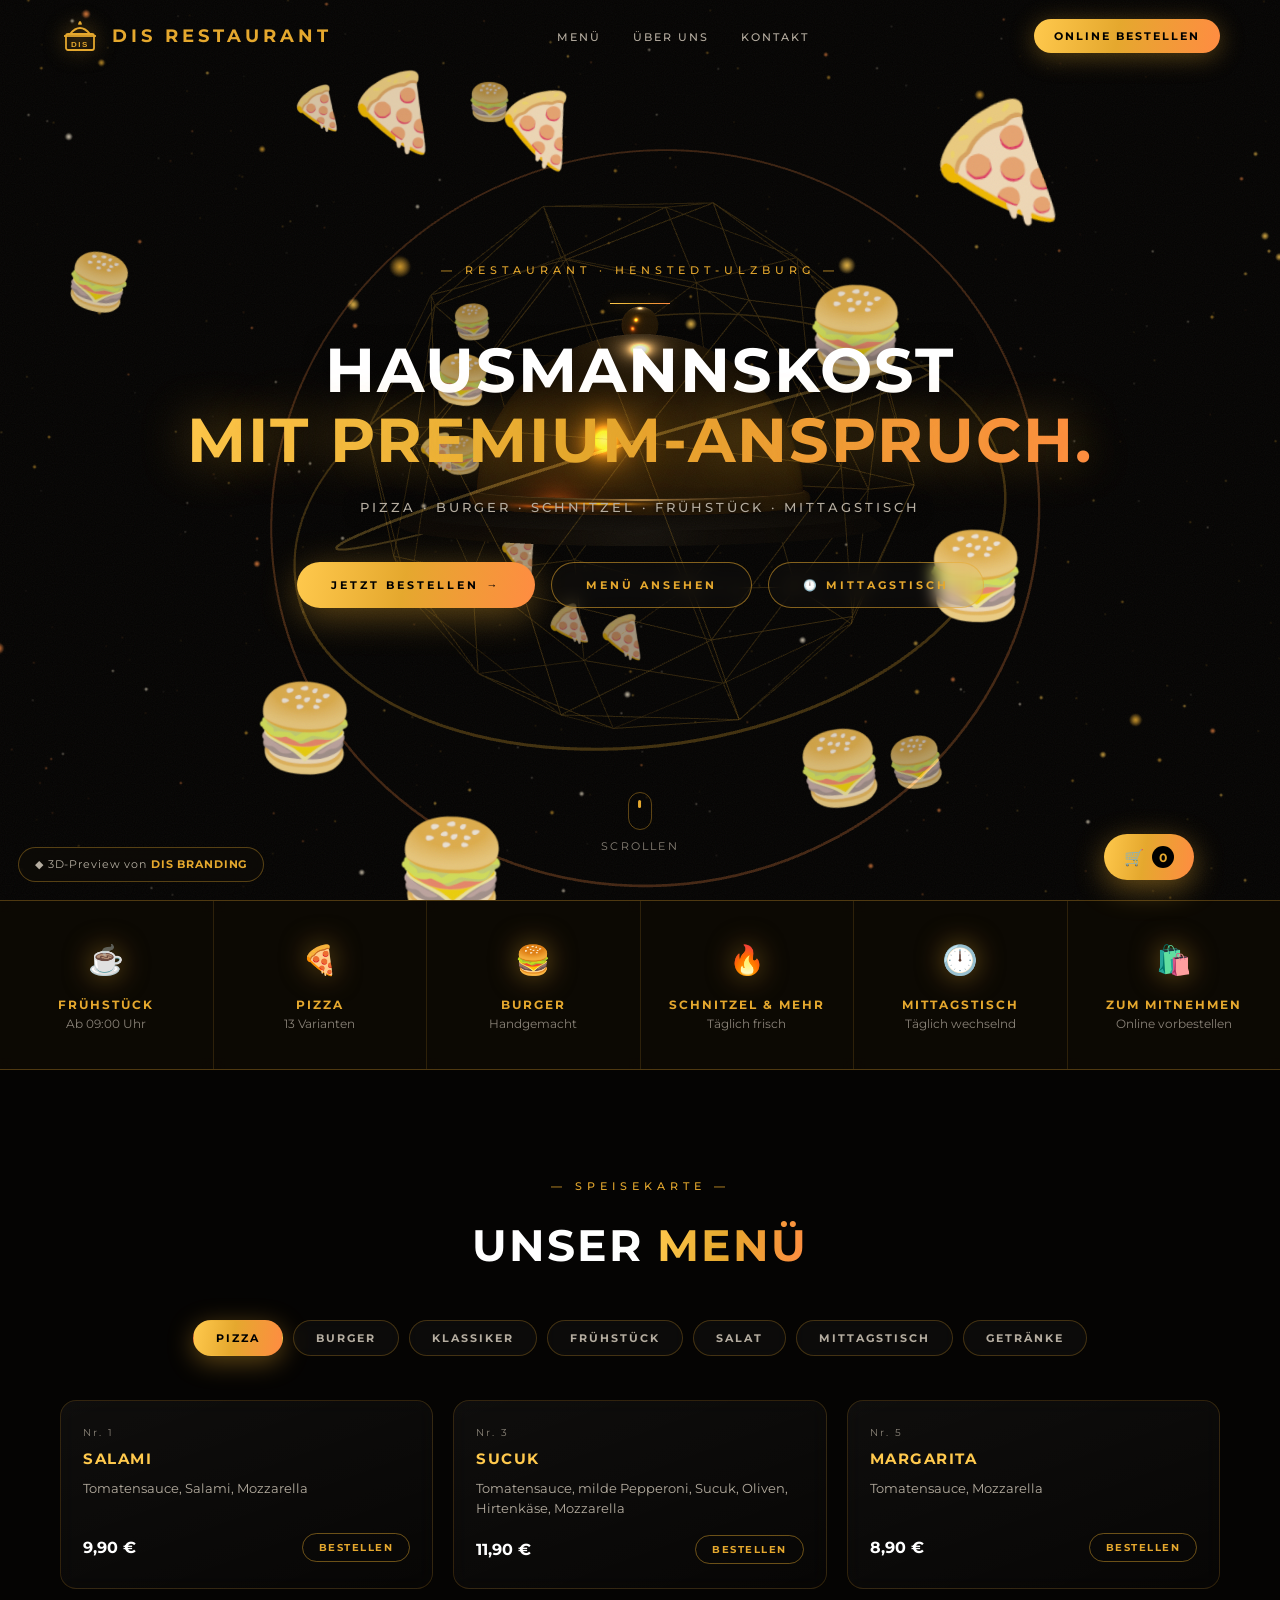
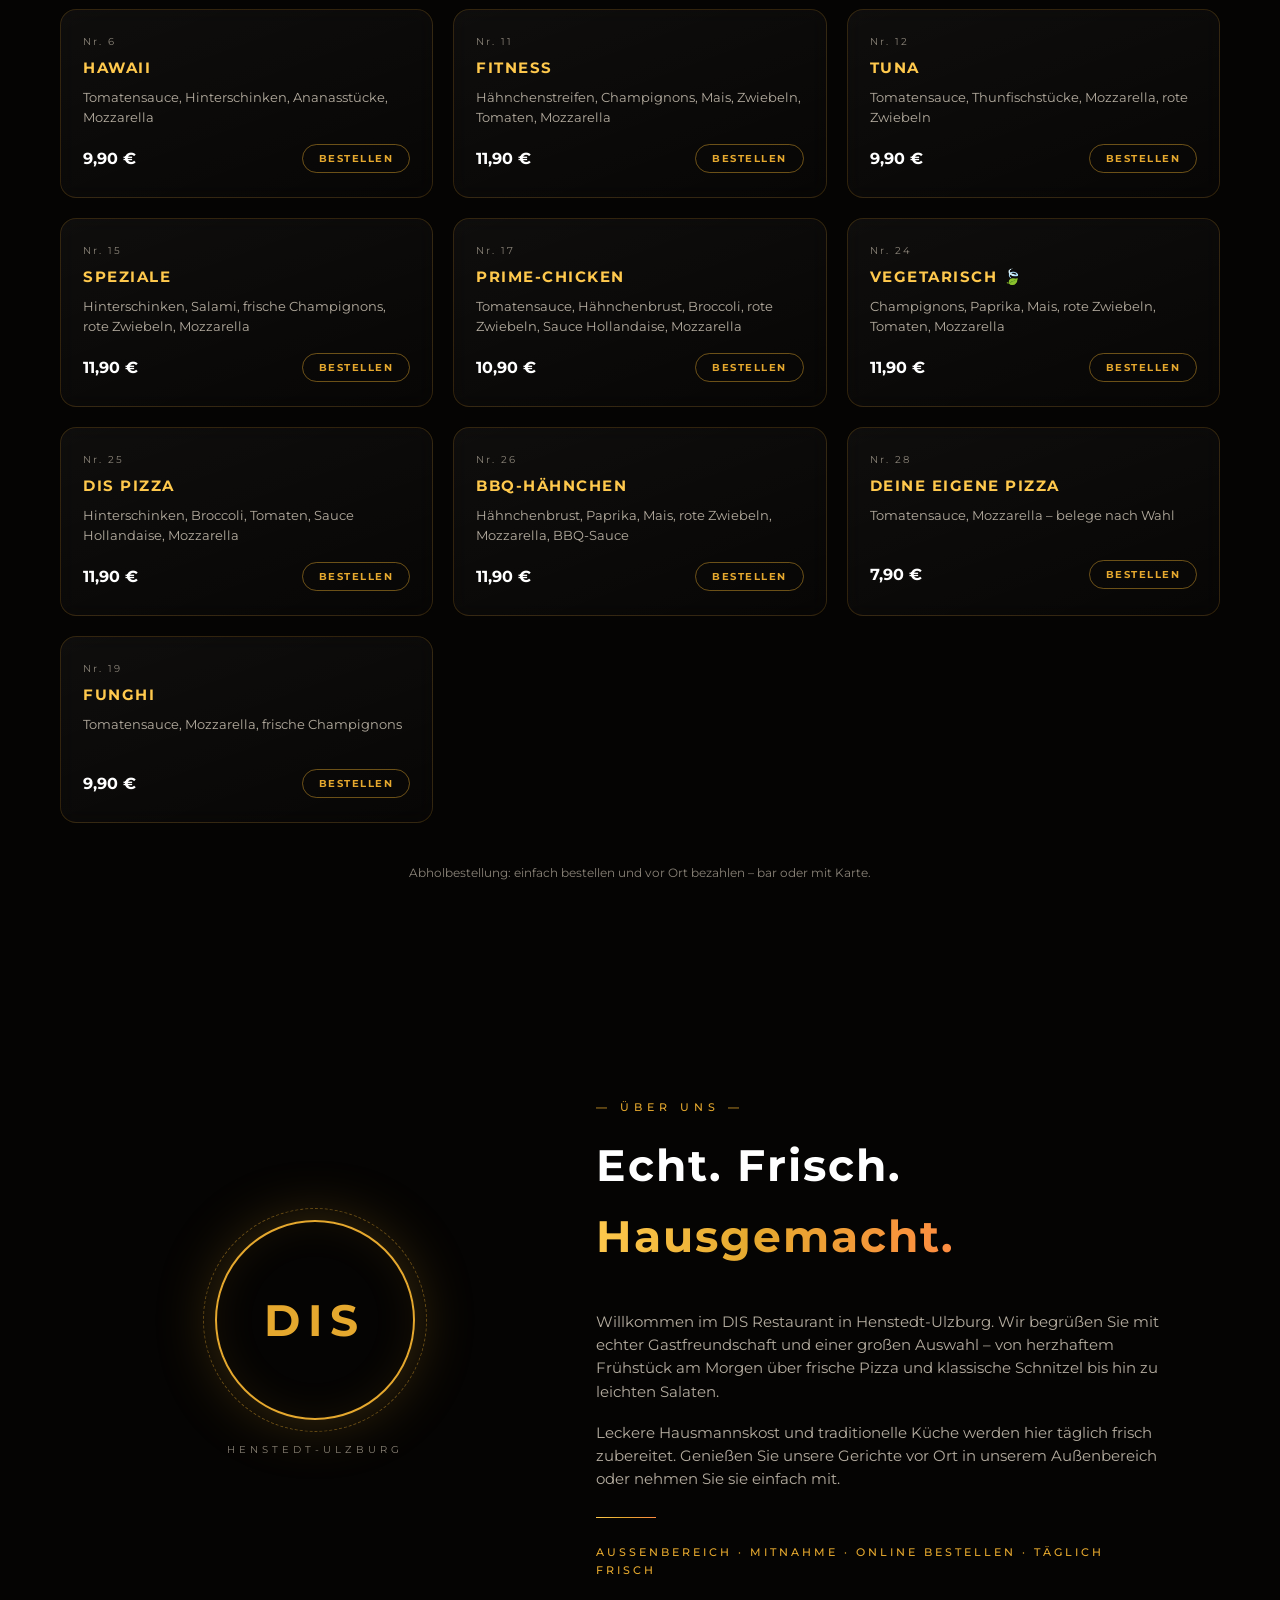
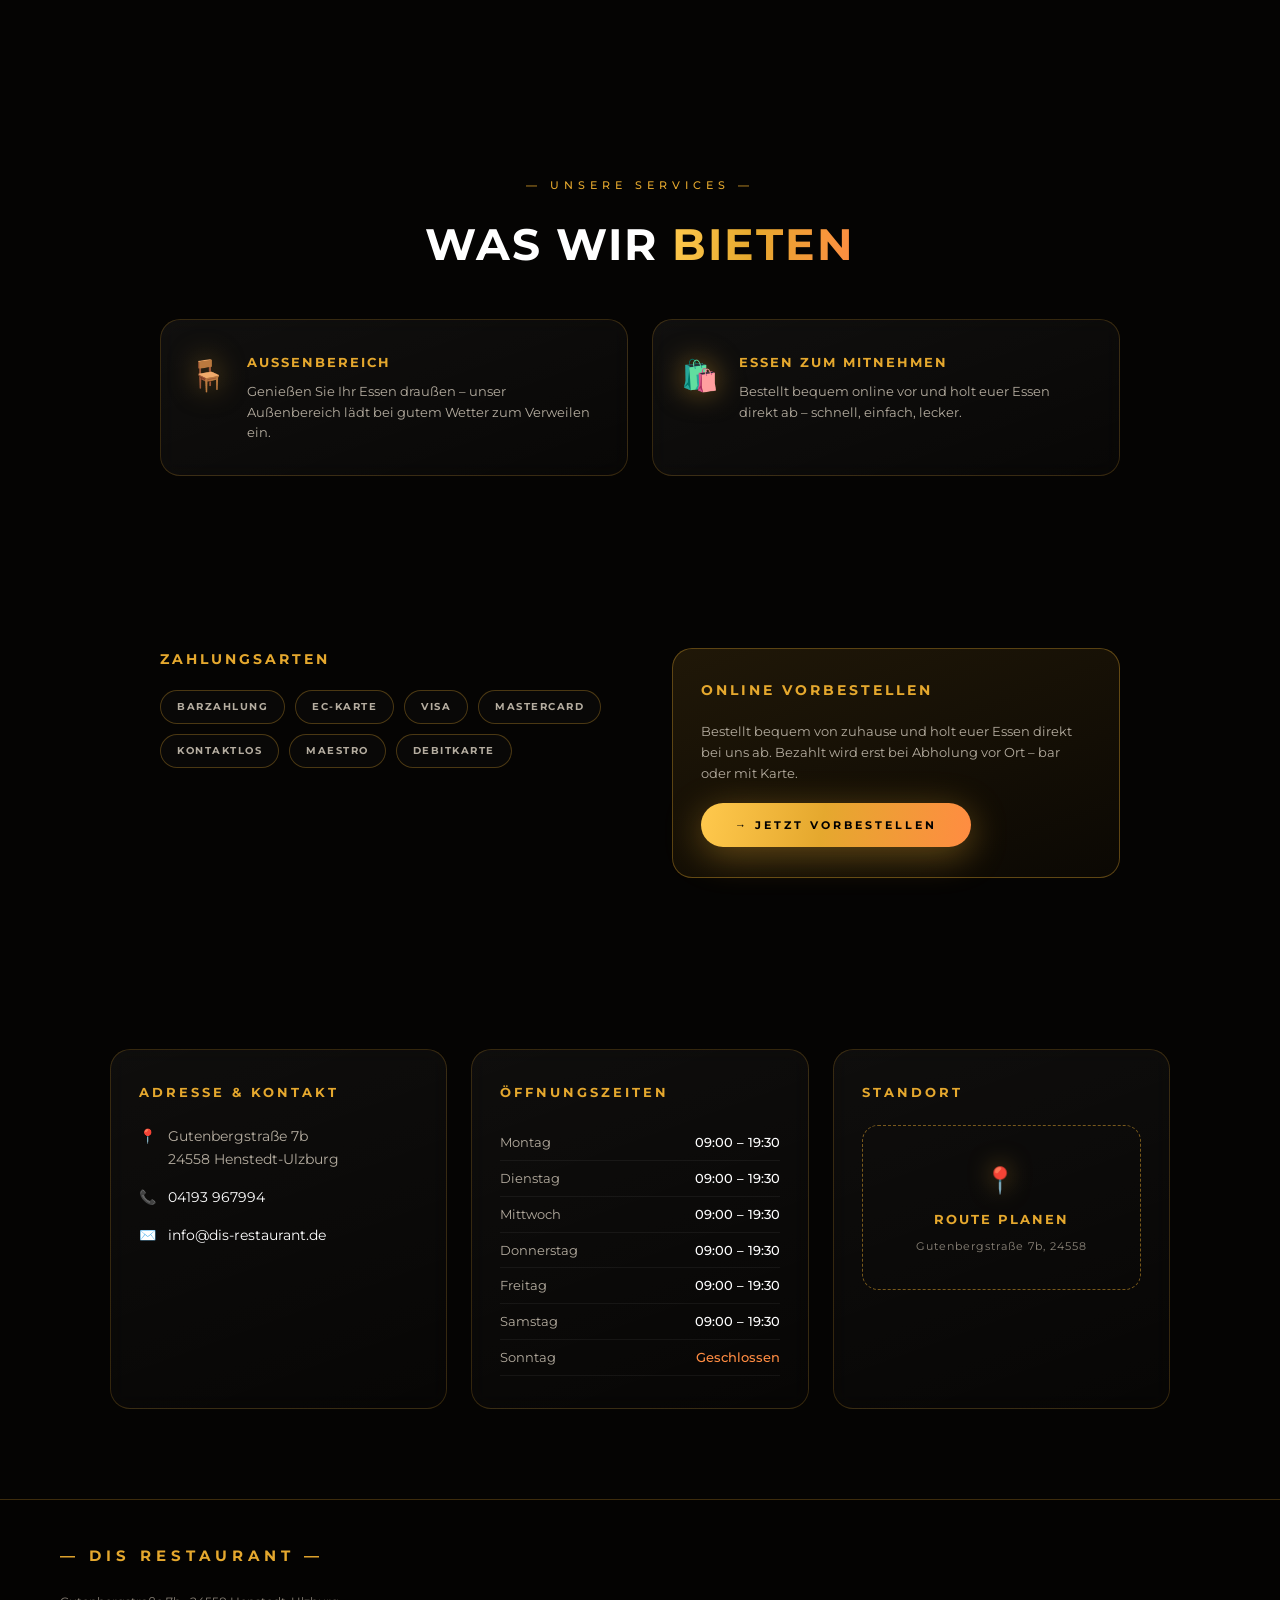
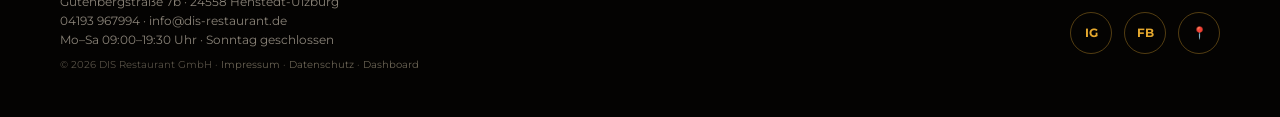
<file: restaurant/index.html>
<!DOCTYPE html>
<html lang="de">
<head>
  <meta charset="UTF-8">
  <meta name="viewport" content="width=device-width, initial-scale=1.0">
  <meta name="description" content="DIS Restaurant Henstedt-Ulzburg – Pizza, Burger, Schnitzel, Frühstück & Mittagstisch. Hausmannskost mit Premium-Anspruch, täglich frisch zubereitet.">
  <link rel="canonical" href="https://dis-restaurant.de/">
  <meta property="og:title" content="DIS Restaurant – Henstedt-Ulzburg">
  <meta property="og:description" content="Pizza, Burger, Schnitzel & Frühstück. Täglich frisch, Mo–Sa 09–19:30 Uhr.">
  <meta property="og:type" content="website">
  <meta property="og:url" content="https://dis-restaurant.de/">
  <meta property="og:image" content="https://dis-restaurant.de/og-image.jpg">
  <meta property="og:image:width" content="1200">
  <meta property="og:image:height" content="630">
  <meta property="og:locale" content="de_DE">
  <meta name="twitter:card" content="summary_large_image">
  <meta name="twitter:title" content="DIS Restaurant – Henstedt-Ulzburg">
  <meta name="twitter:description" content="Pizza, Burger, Schnitzel & Frühstück. Täglich frisch, Mo–Sa 09–19:30 Uhr.">
  <meta name="twitter:image" content="https://dis-restaurant.de/og-image.jpg">
  <title>DIS Restaurant – Henstedt-Ulzburg · 3D Preview</title>
  <link rel="icon" href="data:image/svg+xml,<svg xmlns='http://www.w3.org/2000/svg' viewBox='0 0 100 100'><text y='.9em' font-size='90'>🍽️</text></svg>">
  <link rel="preload" href="../fonts/montserrat-latin-700-normal.woff2" as="font" type="font/woff2" crossorigin>
  <link rel="stylesheet" href="style.css">
  <script type="application/ld+json">
  {
    "@context": "https://schema.org",
    "@type": "Restaurant",
    "name": "DIS Restaurant",
    "image": "https://dis-restaurant.de/og-image.jpg",
    "url": "https://dis-restaurant.de/",
    "telephone": "+494193967994",
    "priceRange": "€€",
    "servesCuisine": ["Pizza", "Burger", "Deutsche Küche"],
    "address": {
      "@type": "PostalAddress",
      "streetAddress": "Gutenbergstraße 7b",
      "postalCode": "24558",
      "addressLocality": "Henstedt-Ulzburg",
      "addressCountry": "DE"
    },
    "openingHoursSpecification": {
      "@type": "OpeningHoursSpecification",
      "dayOfWeek": ["Monday", "Tuesday", "Wednesday", "Thursday", "Friday", "Saturday"],
      "opens": "09:00",
      "closes": "19:30"
    },
    "acceptsReservations": false,
    "menu": "https://dis-restaurant.de/#menu",
    "hasMenu": {
      "@type": "Menu",
      "name": "Speisekarte",
      "hasMenuSection": [
        {
          "@type": "MenuSection",
          "name": "Pizza",
          "hasMenuItem": [
            { "@type": "MenuItem", "name": "Salami", "description": "Tomatensauce, Salami, Mozzarella", "offers": { "@type": "Offer", "price": "9.90", "priceCurrency": "EUR" } },
            { "@type": "MenuItem", "name": "Sucuk", "description": "Tomatensauce, milde Pepperoni, Sucuk, Oliven, Hirtenkäse, Mozzarella", "offers": { "@type": "Offer", "price": "11.90", "priceCurrency": "EUR" } },
            { "@type": "MenuItem", "name": "Margarita", "description": "Tomatensauce, Mozzarella", "offers": { "@type": "Offer", "price": "8.90", "priceCurrency": "EUR" } },
            { "@type": "MenuItem", "name": "Hawaii", "description": "Tomatensauce, Hinterschinken, Ananasstücke, Mozzarella", "offers": { "@type": "Offer", "price": "9.90", "priceCurrency": "EUR" } },
            { "@type": "MenuItem", "name": "Fitness", "description": "Hähnchenstreifen, Champignons, Mais, Zwiebeln, Tomaten, Mozzarella", "offers": { "@type": "Offer", "price": "11.90", "priceCurrency": "EUR" } },
            { "@type": "MenuItem", "name": "Tuna", "description": "Tomatensauce, Thunfischstücke, Mozzarella, rote Zwiebeln", "offers": { "@type": "Offer", "price": "9.90", "priceCurrency": "EUR" } },
            { "@type": "MenuItem", "name": "Speziale", "description": "Hinterschinken, Salami, frische Champignons, rote Zwiebeln, Mozzarella", "offers": { "@type": "Offer", "price": "11.90", "priceCurrency": "EUR" } },
            { "@type": "MenuItem", "name": "Prime-Chicken", "description": "Tomatensauce, Hähnchenbrust, Broccoli, rote Zwiebeln, Sauce Hollandaise, Mozzarella", "offers": { "@type": "Offer", "price": "10.90", "priceCurrency": "EUR" } },
            { "@type": "MenuItem", "name": "Vegetarisch", "description": "Champignons, Paprika, Mais, rote Zwiebeln, Tomaten, Mozzarella", "suitableForDiet": "https://schema.org/VegetarianDiet", "offers": { "@type": "Offer", "price": "11.90", "priceCurrency": "EUR" } },
            { "@type": "MenuItem", "name": "Dis Pizza", "description": "Hinterschinken, Broccoli, Tomaten, Sauce Hollandaise, Mozzarella", "offers": { "@type": "Offer", "price": "11.90", "priceCurrency": "EUR" } },
            { "@type": "MenuItem", "name": "BBQ-Hähnchen", "description": "Hähnchenbrust, Paprika, Mais, rote Zwiebeln, Mozzarella, BBQ-Sauce", "offers": { "@type": "Offer", "price": "11.90", "priceCurrency": "EUR" } },
            { "@type": "MenuItem", "name": "Deine eigene Pizza", "description": "Tomatensauce, Mozzarella – belege nach Wahl", "offers": { "@type": "Offer", "price": "7.90", "priceCurrency": "EUR" } },
            { "@type": "MenuItem", "name": "Funghi", "description": "Tomatensauce, Mozzarella, frische Champignons", "offers": { "@type": "Offer", "price": "9.90", "priceCurrency": "EUR" } }
          ]
        },
        {
          "@type": "MenuSection",
          "name": "Burger",
          "hasMenuItem": [
            { "@type": "MenuItem", "name": "Cheeseburger", "description": "Beef Patty 180g, Cheddar, Tomaten, rote Zwiebeln, Gewürzgurken, Salat, Ketchup, Mayo, inkl. Pommes, kleiner Beilagensalat", "offers": { "@type": "Offer", "price": "14.90", "priceCurrency": "EUR" } }
          ]
        },
        {
          "@type": "MenuSection",
          "name": "Klassiker",
          "hasMenuItem": [
            { "@type": "MenuItem", "name": "Jäger Art", "description": "Paniertes Schweineschnitzel (200g), Pilzrahmsauce, frische Pommes oder Kartoffelsalat, kleiner Beilagensalat", "offers": { "@type": "Offer", "price": "12.90", "priceCurrency": "EUR" } },
            { "@type": "MenuItem", "name": "Wiener Art", "description": "Paniertes Schweineschnitzel (200g), Zitrone, frische Pommes oder Kartoffelsalat, kleiner Beilagensalat", "offers": { "@type": "Offer", "price": "10.90", "priceCurrency": "EUR" } },
            { "@type": "MenuItem", "name": "Paprika Art", "description": "Paniertes Schweineschnitzel (200g), Paprika-Zwiebel Sauce, frische Pommes oder Kartoffelsalat, kleiner Beilagensalat", "offers": { "@type": "Offer", "price": "12.90", "priceCurrency": "EUR" } },
            { "@type": "MenuItem", "name": "Hähnchen", "description": "Paniertes Hähnchenschnitzel (180g), Zitrone, frische Pommes oder Kartoffelsalat, kleiner Beilagensalat", "offers": { "@type": "Offer", "price": "10.90", "priceCurrency": "EUR" } },
            { "@type": "MenuItem", "name": "Chicken-Chips", "description": "Panierte Hähnchenbrust-Stücke, 4 Stück, frische Pommes oder Kartoffelsalat, kleiner Beilagensalat", "offers": { "@type": "Offer", "price": "10.90", "priceCurrency": "EUR" } },
            { "@type": "MenuItem", "name": "Currywurst", "description": "Currywurst (180g) mit Curryketchup, frische Pommes oder Kartoffelsalat, kleiner Beilagensalat", "offers": { "@type": "Offer", "price": "9.90", "priceCurrency": "EUR" } },
            { "@type": "MenuItem", "name": "Fischfilet", "description": "Paniertes Seelachsfilet, frische Pommes oder Kartoffelsalat, Remoulade, kleiner Beilagensalat", "offers": { "@type": "Offer", "price": "10.90", "priceCurrency": "EUR" } },
            { "@type": "MenuItem", "name": "Putensteak", "description": "Mit Ofenkartoffel und Sourcream, kleiner Beilagensalat", "offers": { "@type": "Offer", "price": "13.90", "priceCurrency": "EUR" } },
            { "@type": "MenuItem", "name": "Frikadelle", "description": "2 Frikadellen mit frischen Pommes oder Kartoffelsalat, Senf, kleiner Beilagensalat", "offers": { "@type": "Offer", "price": "10.90", "priceCurrency": "EUR" } },
            { "@type": "MenuItem", "name": "Hacksteak", "description": "Mit Ofenkartoffel und Sourcream, kleiner Beilagensalat", "offers": { "@type": "Offer", "price": "10.90", "priceCurrency": "EUR" } },
            { "@type": "MenuItem", "name": "Bratwurst", "description": "Mit frischen Pommes oder Kartoffelsalat, Senf, kleiner Beilagensalat", "offers": { "@type": "Offer", "price": "9.90", "priceCurrency": "EUR" } },
            { "@type": "MenuItem", "name": "Pommes", "description": "Frische Pommes", "offers": { "@type": "Offer", "price": "4.50", "priceCurrency": "EUR" } },
            { "@type": "MenuItem", "name": "Kartoffelsalat", "description": "Portion", "offers": { "@type": "Offer", "price": "4.50", "priceCurrency": "EUR" } },
            { "@type": "MenuItem", "name": "Ketchup", "description": "Portion", "offers": { "@type": "Offer", "price": "0.60", "priceCurrency": "EUR" } },
            { "@type": "MenuItem", "name": "Mayo", "description": "Portion", "offers": { "@type": "Offer", "price": "0.60", "priceCurrency": "EUR" } }
          ]
        },
        {
          "@type": "MenuSection",
          "name": "Frühstück",
          "hasMenuItem": [
            { "@type": "MenuItem", "name": "Ganzes belegtes Brötchen", "description": "Verschieden belegt", "offers": { "@type": "Offer", "price": "2.00", "priceCurrency": "EUR" } },
            { "@type": "MenuItem", "name": "Halbes Mett Brötchen", "description": "Mit rohem Hackfleisch", "offers": { "@type": "Offer", "price": "2.00", "priceCurrency": "EUR" } },
            { "@type": "MenuItem", "name": "Rührei mit Speck", "description": "Frisches Rührei mit Speck", "offers": { "@type": "Offer", "price": "4.00", "priceCurrency": "EUR" } }
          ]
        },
        {
          "@type": "MenuSection",
          "name": "Salat",
          "hasMenuItem": [
            { "@type": "MenuItem", "name": "Gemischter Salat", "description": "Gemischter Salat mit Salatdressing", "offers": { "@type": "Offer", "price": "7.90", "priceCurrency": "EUR" } },
            { "@type": "MenuItem", "name": "Hähnchen Salat", "description": "Gemischter Salat, Hähnchenstreifen und Salatdressing", "offers": { "@type": "Offer", "price": "9.90", "priceCurrency": "EUR" } },
            { "@type": "MenuItem", "name": "Hirtensalat", "description": "Gemischter Salat, Hirtenkäse und Salatdressing", "offers": { "@type": "Offer", "price": "9.90", "priceCurrency": "EUR" } }
          ]
        },
        {
          "@type": "MenuSection",
          "name": "Mittagstisch",
          "description": "Täglich wechselnde Gerichte, Preise und Zeiten – siehe aktuelle Mittagskarte auf der Website."
        },
        {
          "@type": "MenuSection",
          "name": "Getränke",
          "hasMenuItem": [
            { "@type": "MenuItem", "name": "Coca-Cola 0,33L", "offers": { "@type": "Offer", "price": "2.90", "priceCurrency": "EUR" } },
            { "@type": "MenuItem", "name": "Coca-Cola Zero 0,33L", "offers": { "@type": "Offer", "price": "2.90", "priceCurrency": "EUR" } },
            { "@type": "MenuItem", "name": "Sprite 0,33L", "offers": { "@type": "Offer", "price": "2.90", "priceCurrency": "EUR" } },
            { "@type": "MenuItem", "name": "Fanta 0,33L", "offers": { "@type": "Offer", "price": "2.90", "priceCurrency": "EUR" } },
            { "@type": "MenuItem", "name": "König Pilsener 0,33L", "description": "Alkoholisches Getränk, nur für Erwachsene", "offers": { "@type": "Offer", "price": "3.00", "priceCurrency": "EUR" } },
            { "@type": "MenuItem", "name": "Mineralwasser 0,5L", "offers": { "@type": "Offer", "price": "2.90", "priceCurrency": "EUR" } },
            { "@type": "MenuItem", "name": "Stilles Wasser 0,5L", "offers": { "@type": "Offer", "price": "2.50", "priceCurrency": "EUR" } },
            { "@type": "MenuItem", "name": "Fuze Tea 0,33L", "offers": { "@type": "Offer", "price": "2.90", "priceCurrency": "EUR" } },
            { "@type": "MenuItem", "name": "Lift Apfelschorle 0,5L", "offers": { "@type": "Offer", "price": "2.90", "priceCurrency": "EUR" } }
          ]
        }
      ]
    }
  }
  </script>
</head>
<body>

  <!-- Loader -->
  <div id="loader">
    <div class="loader-inner">
      <svg class="loader-cloche" viewBox="0 0 40 40" fill="none" xmlns="http://www.w3.org/2000/svg">
        <rect x="6" y="18" width="28" height="16" rx="2" stroke="#E5A82E" stroke-width="1.8"/>
        <path d="M10 18 Q20 6 30 18" stroke="#E5A82E" stroke-width="1.8"/>
        <path d="M19 8 Q20 4 21 8" stroke="#E5A82E" stroke-width="1.8" stroke-linecap="round"/>
        <line x1="4" y1="20" x2="36" y2="20" stroke="#E5A82E" stroke-width="1.8"/>
        <text x="20" y="31" text-anchor="middle" fill="#E5A82E" font-size="8" font-weight="700" letter-spacing="1.5" font-family="Arial">DIS</text>
      </svg>
      <span class="loader-text">DIS RESTAURANT</span>
      <div class="loader-bar"><div class="loader-bar-fill"></div></div>
    </div>
  </div>

  <!-- 3D Canvas -->
  <canvas id="scene"></canvas>
  <div class="noise" aria-hidden="true"></div>

  <!-- Preview Badge -->
  <a class="preview-badge" href="../index.html" title="Zurück zu Dis Branding">◆ 3D-Preview von <strong>DIS BRANDING</strong></a>

  <!-- ===== NAV ===== -->
  <nav id="navbar">
    <a class="nav-logo" href="#home">
      <svg viewBox="0 0 40 40" fill="none" xmlns="http://www.w3.org/2000/svg">
        <rect x="6" y="18" width="28" height="16" rx="2" stroke="#E5A82E" stroke-width="1.8"/>
        <path d="M10 18 Q20 6 30 18" stroke="#E5A82E" stroke-width="1.8"/>
        <path d="M19 8 Q20 4 21 8" stroke="#E5A82E" stroke-width="1.8" stroke-linecap="round"/>
        <line x1="4" y1="20" x2="36" y2="20" stroke="#E5A82E" stroke-width="1.8"/>
        <text x="20" y="31" text-anchor="middle" fill="#E5A82E" font-size="8" font-weight="700" letter-spacing="1.5" font-family="Arial">DIS</text>
      </svg>
      <span class="nav-brand">DIS RESTAURANT</span>
    </a>
    <ul class="nav-links">
      <li><a href="#menu">MENÜ</a></li>
      <li><a href="#ueber-uns">ÜBER UNS</a></li>
      <li><a href="#kontakt">KONTAKT</a></li>
    </ul>
    <button class="nav-cta" onclick="document.getElementById('menu').scrollIntoView({behavior:'smooth'})">ONLINE BESTELLEN</button>
    <div class="hamburger" id="hamburger" role="button" tabindex="0" aria-label="Menü öffnen">
      <span></span><span></span><span></span>
    </div>
  </nav>
  <div class="mobile-menu" id="mobile-menu">
    <a href="#menu">MENÜ</a>
    <a href="#ueber-uns">ÜBER UNS</a>
    <a href="#kontakt">KONTAKT</a>
    <a href="#menu" style="color:#E5A82E">ONLINE BESTELLEN →</a>
  </div>

  <main>
    <!-- ===== HERO ===== -->
    <section class="hero" id="home">
      <div class="hero-content">
        <p class="hero-kicker reveal">— RESTAURANT · HENSTEDT-ULZBURG —</p>
        <div class="hero-divider reveal"></div>
        <h1 class="hero-title">
          <span class="line"><span class="word reveal-word">HAUSMANNSKOST</span></span>
          <span class="line"><span class="word reveal-word gold-grad glow-gold">MIT PREMIUM-ANSPRUCH.</span></span>
        </h1>
        <p class="hero-sub reveal">PIZZA · BURGER · SCHNITZEL · FRÜHSTÜCK · MITTAGSTISCH</p>
        <div class="hero-buttons reveal">
          <button class="btn-primary" onclick="document.getElementById('menu').scrollIntoView({behavior:'smooth'})">JETZT BESTELLEN <span class="btn-arrow">→</span></button>
          <button class="btn-outline" onclick="document.getElementById('menu').scrollIntoView({behavior:'smooth'})">MENÜ ANSEHEN</button>
          <button class="btn-outline" onclick="openMittagstisch()">🕛 MITTAGSTISCH</button>
        </div>
      </div>
      <div class="hero-scroll-hint"><div class="mouse"><div class="mouse-wheel"></div></div><span>Scrollen</span></div>
    </section>

    <!-- ===== HIGHLIGHTS ===== -->
    <div class="highlights">
      <div class="highlight-item reveal">
        <div class="highlight-icon">☕</div>
        <p class="highlight-title">FRÜHSTÜCK</p>
        <p class="highlight-desc">Ab 09:00 Uhr</p>
      </div>
      <div class="highlight-item reveal">
        <div class="highlight-icon">🍕</div>
        <p class="highlight-title">PIZZA</p>
        <p class="highlight-desc">13 Varianten</p>
      </div>
      <div class="highlight-item reveal">
        <div class="highlight-icon">🍔</div>
        <p class="highlight-title">BURGER</p>
        <p class="highlight-desc">Handgemacht</p>
      </div>
      <div class="highlight-item reveal">
        <div class="highlight-icon">🔥</div>
        <p class="highlight-title">SCHNITZEL & MEHR</p>
        <p class="highlight-desc">Täglich frisch</p>
      </div>
      <a class="highlight-item reveal" href="javascript:void(0)" onclick="openMittagstisch()">
        <div class="highlight-icon">🕛</div>
        <p class="highlight-title">MITTAGSTISCH</p>
        <p class="highlight-desc">Täglich wechselnd</p>
      </a>
      <div class="highlight-item reveal">
        <div class="highlight-icon">🛍️</div>
        <p class="highlight-title">ZUM MITNEHMEN</p>
        <p class="highlight-desc">Online vorbestellen</p>
      </div>
    </div>

    <!-- ===== MENU ===== -->
    <section class="menu-section" id="menu">
      <p class="section-kicker reveal">— SPEISEKARTE —</p>
      <h2 class="section-title reveal">UNSER <span class="gold-grad">MENÜ</span></h2>

      <div class="menu-tabs" role="tablist">
      <button class="menu-tab active" onclick="showTab(this,'pizza')" role="tab">PIZZA</button>
      <button class="menu-tab" onclick="showTab(this,'burger')" role="tab">BURGER</button>
      <button class="menu-tab" onclick="showTab(this,'schnitzel')" role="tab">KLASSIKER</button>
      <button class="menu-tab" onclick="showTab(this,'fruehstueck')" role="tab">FRÜHSTÜCK</button>
      <button class="menu-tab" onclick="showTab(this,'salat')" role="tab">SALAT</button>
      <button class="menu-tab" onclick="openMittagstisch()" role="tab">MITTAGSTISCH</button>
      <button class="menu-tab" onclick="showTab(this,'getraenke')" role="tab">GETRÄNKE</button>
    </div>

      <!-- PIZZA -->
    <div class="menu-panel active" id="pizza">
      <h3 class="sr-only">Pizza</h3>
      <div class="menu-card"><p class="menu-nr">Nr. 1</p><p class="menu-name">SALAMI</p><p class="menu-desc">Tomatensauce, Salami, Mozzarella</p><div class="menu-footer"><span class="menu-price">9,90 €</span><button class="btn-order-sm" onclick="openPizzaBuilder('SALAMI', 9.90)">BESTELLEN</button></div></div>
      <div class="menu-card"><p class="menu-nr">Nr. 3</p><p class="menu-name">SUCUK</p><p class="menu-desc">Tomatensauce, milde Pepperoni, Sucuk, Oliven, Hirtenkäse, Mozzarella</p><div class="menu-footer"><span class="menu-price">11,90 €</span><button class="btn-order-sm" onclick="openPizzaBuilder('SUCUK', 11.90)">BESTELLEN</button></div></div>
      <div class="menu-card"><p class="menu-nr">Nr. 5</p><p class="menu-name">MARGARITA</p><p class="menu-desc">Tomatensauce, Mozzarella</p><div class="menu-footer"><span class="menu-price">8,90 €</span><button class="btn-order-sm" onclick="openPizzaBuilder('MARGARITA', 8.90)">BESTELLEN</button></div></div>
      <div class="menu-card"><p class="menu-nr">Nr. 6</p><p class="menu-name">HAWAII</p><p class="menu-desc">Tomatensauce, Hinterschinken, Ananasstücke, Mozzarella</p><div class="menu-footer"><span class="menu-price">9,90 €</span><button class="btn-order-sm" onclick="openPizzaBuilder('HAWAII', 9.90)">BESTELLEN</button></div></div>
      <div class="menu-card"><p class="menu-nr">Nr. 11</p><p class="menu-name">FITNESS</p><p class="menu-desc">Hähnchenstreifen, Champignons, Mais, Zwiebeln, Tomaten, Mozzarella</p><div class="menu-footer"><span class="menu-price">11,90 €</span><button class="btn-order-sm" onclick="openPizzaBuilder('FITNESS', 11.90)">BESTELLEN</button></div></div>
      <div class="menu-card"><p class="menu-nr">Nr. 12</p><p class="menu-name">TUNA</p><p class="menu-desc">Tomatensauce, Thunfischstücke, Mozzarella, rote Zwiebeln</p><div class="menu-footer"><span class="menu-price">9,90 €</span><button class="btn-order-sm" onclick="openPizzaBuilder('TUNA', 9.90)">BESTELLEN</button></div></div>
      <div class="menu-card"><p class="menu-nr">Nr. 15</p><p class="menu-name">SPEZIALE</p><p class="menu-desc">Hinterschinken, Salami, frische Champignons, rote Zwiebeln, Mozzarella</p><div class="menu-footer"><span class="menu-price">11,90 €</span><button class="btn-order-sm" onclick="openPizzaBuilder('SPEZIALE', 11.90)">BESTELLEN</button></div></div>
      <div class="menu-card"><p class="menu-nr">Nr. 17</p><p class="menu-name">PRIME-CHICKEN</p><p class="menu-desc">Tomatensauce, Hähnchenbrust, Broccoli, rote Zwiebeln, Sauce Hollandaise, Mozzarella</p><div class="menu-footer"><span class="menu-price">10,90 €</span><button class="btn-order-sm" onclick="openPizzaBuilder('PRIME-CHICKEN', 10.90)">BESTELLEN</button></div></div>
      <div class="menu-card"><p class="menu-nr">Nr. 24</p><p class="menu-name">VEGETARISCH 🍃</p><p class="menu-desc">Champignons, Paprika, Mais, rote Zwiebeln, Tomaten, Mozzarella</p><div class="menu-footer"><span class="menu-price">11,90 €</span><button class="btn-order-sm" onclick="openPizzaBuilder('VEGETARISCH 🍃', 11.90)">BESTELLEN</button></div></div>
      <div class="menu-card"><p class="menu-nr">Nr. 25</p><p class="menu-name">DIS PIZZA</p><p class="menu-desc">Hinterschinken, Broccoli, Tomaten, Sauce Hollandaise, Mozzarella</p><div class="menu-footer"><span class="menu-price">11,90 €</span><button class="btn-order-sm" onclick="openPizzaBuilder('DIS PIZZA', 11.90)">BESTELLEN</button></div></div>
      <div class="menu-card"><p class="menu-nr">Nr. 26</p><p class="menu-name">BBQ-HÄHNCHEN</p><p class="menu-desc">Hähnchenbrust, Paprika, Mais, rote Zwiebeln, Mozzarella, BBQ-Sauce</p><div class="menu-footer"><span class="menu-price">11,90 €</span><button class="btn-order-sm" onclick="openPizzaBuilder('BBQ-HÄHNCHEN', 11.90)">BESTELLEN</button></div></div>
      <div class="menu-card"><p class="menu-nr">Nr. 28</p><p class="menu-name">DEINE EIGENE PIZZA</p><p class="menu-desc">Tomatensauce, Mozzarella – belege nach Wahl</p><div class="menu-footer"><span class="menu-price">7,90 €</span><button class="btn-order-sm" onclick="openPizzaBuilder('DEINE EIGENE PIZZA', 7.90)">BESTELLEN</button></div></div>
      <div class="menu-card"><p class="menu-nr">Nr. 19</p><p class="menu-name">FUNGHI</p><p class="menu-desc">Tomatensauce, Mozzarella, frische Champignons</p><div class="menu-footer"><span class="menu-price">9,90 €</span><button class="btn-order-sm" onclick="openPizzaBuilder('FUNGHI', 9.90)">BESTELLEN</button></div></div>
    </div>

    <!-- BURGER -->
    <div class="menu-panel" id="burger">
      <h3 class="sr-only">Burger</h3>
      <div class="menu-card"><p class="menu-nr">Nr. 60</p><p class="menu-name">CHEESEBURGER</p><p class="menu-desc">Beef Patty 180g, Cheddar, Tomaten, rote Zwiebeln, Gewürzgurken, Salat, Ketchup, Mayo – inkl. Pommes, kleiner Beilagensalat</p><div class="menu-footer"><span class="menu-price">14,90 €</span><button class="btn-order-sm" onclick="orderBurger('CHEESEBURGER', 14.90)">BESTELLEN</button></div></div>
    </div>

    <!-- SCHNITZEL -->
    <div class="menu-panel" id="schnitzel">
      <h3 class="sr-only">Klassiker</h3>
      <div class="menu-card"><p class="menu-nr">Nr. 40</p><p class="menu-name">JÄGER ART</p><p class="menu-desc">Paniertes Schweineschnitzel (200g), Pilzrahmsauce, frische Pommes oder Kartoffelsalat, kleiner Beilagensalat</p><div class="menu-footer"><span class="menu-price">12,90 €</span><button class="btn-order-sm" onclick="openExtras('JÄGER ART', 12.90)">BESTELLEN</button></div></div>
      <div class="menu-card"><p class="menu-nr">Nr. 41</p><p class="menu-name">WIENER ART</p><p class="menu-desc">Paniertes Schweineschnitzel (200g), Zitrone, frische Pommes oder Kartoffelsalat, kleiner Beilagensalat</p><div class="menu-footer"><span class="menu-price">10,90 €</span><button class="btn-order-sm" onclick="openExtras('WIENER ART', 10.90)">BESTELLEN</button></div></div>
      <div class="menu-card"><p class="menu-nr">Nr. 42</p><p class="menu-name">PAPRIKA ART</p><p class="menu-desc">Paniertes Schweineschnitzel (200g), Paprika-Zwiebel Sauce, frische Pommes oder Kartoffelsalat, kleiner Beilagensalat</p><div class="menu-footer"><span class="menu-price">12,90 €</span><button class="btn-order-sm" onclick="openExtras('PAPRIKA ART', 12.90)">BESTELLEN</button></div></div>
      <div class="menu-card"><p class="menu-nr">Nr. 43</p><p class="menu-name">HÄHNCHEN</p><p class="menu-desc">Paniertes Hähnchenschnitzel (180g), Zitrone, frische Pommes oder Kartoffelsalat, kleiner Beilagensalat</p><div class="menu-footer"><span class="menu-price">10,90 €</span><button class="btn-order-sm" onclick="openExtras('HÄHNCHEN', 10.90)">BESTELLEN</button></div></div>
      <div class="menu-card"><p class="menu-nr">Nr. 44</p><p class="menu-name">CHICKEN-CHIPS</p><p class="menu-desc">Panierte Hähnchenbrust-Stücke 4 Stück, frische Pommes oder Kartoffelsalat, kleiner Beilagensalat</p><div class="menu-footer"><span class="menu-price">10,90 €</span><button class="btn-order-sm" onclick="openExtras('CHICKEN-CHIPS', 10.90)">BESTELLEN</button></div></div>
      <div class="menu-card"><p class="menu-nr">Nr. 45</p><p class="menu-name">CURRYWURST</p><p class="menu-desc">Currywurst (180g) mit Curryketchup, frische Pommes oder Kartoffelsalat, kleiner Beilagensalat</p><div class="menu-footer"><span class="menu-price">9,90 €</span><button class="btn-order-sm" onclick="openExtras('CURRYWURST', 9.90)">BESTELLEN</button></div></div>
      <div class="menu-card"><p class="menu-nr">Nr. 46</p><p class="menu-name">FISCHFILET</p><p class="menu-desc">Paniertes Seelachsfilet, frische Pommes oder Kartoffelsalat, Remoulade, kleiner Beilagensalat</p><div class="menu-footer"><span class="menu-price">10,90 €</span><button class="btn-order-sm" onclick="openExtras('FISCHFILET', 10.90, false)">BESTELLEN</button></div></div>
      <div class="menu-card"><p class="menu-nr">Nr. 47</p><p class="menu-name">PUTENSTEAK</p><p class="menu-desc">Mit Ofenkartoffel und Sourcream, kleiner Beilagensalat</p><div class="menu-footer"><span class="menu-price">13,90 €</span><button class="btn-order-sm" onclick="orderDirect('PUTENSTEAK', 13.90)">BESTELLEN</button></div></div>
      <div class="menu-card"><p class="menu-nr">Nr. 48</p><p class="menu-name">FRIKADELLE</p><p class="menu-desc">2 Frikadellen mit frischen Pommes oder Kartoffelsalat, Senf, kleiner Beilagensalat</p><div class="menu-footer"><span class="menu-price">10,90 €</span><button class="btn-order-sm" onclick="openExtras('FRIKADELLE', 10.90, false)">BESTELLEN</button></div></div>
      <div class="menu-card"><p class="menu-nr">Nr. 49</p><p class="menu-name">HACKSTEAK</p><p class="menu-desc">Mit Ofenkartoffel und Sourcream, kleiner Beilagensalat</p><div class="menu-footer"><span class="menu-price">10,90 €</span><button class="btn-order-sm" onclick="orderDirect('HACKSTEAK', 10.90)">BESTELLEN</button></div></div>
      <div class="menu-card"><p class="menu-nr">Nr. 50</p><p class="menu-name">BRATWURST</p><p class="menu-desc">Mit frischen Pommes oder Kartoffelsalat, Senf, kleiner Beilagensalat</p><div class="menu-footer"><span class="menu-price">9,90 €</span><button class="btn-order-sm" onclick="openExtras('BRATWURST', 9.90, false)">BESTELLEN</button></div></div>
      <div class="menu-card"><p class="menu-name">POMMES</p><p class="menu-desc">Frische Pommes</p><div class="menu-footer"><span class="menu-price">4,50 €</span><button class="btn-order-sm" onclick="openPommes(4.50)">BESTELLEN</button></div></div>
      <div class="menu-card"><p class="menu-name">KARTOFFELSALAT</p><p class="menu-desc">Portion</p><div class="menu-footer"><span class="menu-price">4,50 €</span><button class="btn-order-sm" onclick="orderDirect('KARTOFFELSALAT', 4.50)">BESTELLEN</button></div></div>
      <div class="menu-card"><p class="menu-name">KETCHUP</p><p class="menu-desc">Portion</p><div class="menu-footer"><span class="menu-price">0,60 €</span><button class="btn-order-sm" onclick="orderDirect('KETCHUP', 0.60)">BESTELLEN</button></div></div>
      <div class="menu-card"><p class="menu-name">MAYO</p><p class="menu-desc">Portion</p><div class="menu-footer"><span class="menu-price">0,60 €</span><button class="btn-order-sm" onclick="orderDirect('MAYO', 0.60)">BESTELLEN</button></div></div>
    </div>

    <!-- FRÜHSTÜCK -->
    <div class="menu-panel" id="fruehstueck">
      <h3 class="sr-only">Frühstück</h3>
      <div class="menu-card"><p class="menu-name">GANZES BELEGTES BRÖTCHEN</p><p class="menu-desc">Verschieden belegt</p><div class="menu-footer"><span class="menu-price">2,00 €</span><button class="btn-order-sm" onclick="orderDirect('GANZES BELEGTES BRÖTCHEN', 2.00)">BESTELLEN</button></div></div>
      <div class="menu-card"><p class="menu-name">HALBES METT BRÖTCHEN</p><p class="menu-desc">Mit rohem Hackfleisch</p><div class="menu-footer"><span class="menu-price">2,00 €</span><button class="btn-order-sm" onclick="orderDirect('HALBES METT BRÖTCHEN', 2.00)">BESTELLEN</button></div></div>
      <div class="menu-card"><p class="menu-name">RÜHREI MIT SPECK</p><p class="menu-desc">Frisches Rührei mit Speck</p><div class="menu-footer"><span class="menu-price">4,00 €</span><button class="btn-order-sm" onclick="orderDirect('RÜHREI MIT SPECK', 4.00)">BESTELLEN</button></div></div>
    </div>

    <!-- SALAT -->
    <div class="menu-panel" id="salat">
      <h3 class="sr-only">Salat</h3>
      <div class="menu-card"><p class="menu-nr">Nr. 30</p><p class="menu-name">GEMISCHTER SALAT</p><p class="menu-desc">Gemischter Salat mit Salatdressing</p><div class="menu-footer"><span class="menu-price">7,90 €</span><button class="btn-order-sm" onclick="orderDirect('GEMISCHTER SALAT', 7.90)">BESTELLEN</button></div></div>
      <div class="menu-card"><p class="menu-nr">Nr. 32</p><p class="menu-name">HÄHNCHEN SALAT</p><p class="menu-desc">Gemischter Salat, Hähnchenstreifen und Salatdressing</p><div class="menu-footer"><span class="menu-price">9,90 €</span><button class="btn-order-sm" onclick="orderDirect('HÄHNCHEN SALAT', 9.90)">BESTELLEN</button></div></div>
      <div class="menu-card"><p class="menu-nr">Nr. 33</p><p class="menu-name">HIRTENSALAT</p><p class="menu-desc">Gemischter Salat, Hirtenkäse und Salatdressing</p><div class="menu-footer"><span class="menu-price">9,90 €</span><button class="btn-order-sm" onclick="orderDirect('HIRTENSALAT', 9.90)">BESTELLEN</button></div></div>
    </div>

    <!-- MITTAGSTISCH -->
    <div class="menu-panel" id="mittagstisch">
      <div class="burger-panel-header">
        <span class="burger-badge">🕛 MITTAGSTISCH</span>
        <p>TÄGLICH WECHSELNDE GERICHTE · JETZT ANSEHEN</p>
      </div>
      <div class="menu-card"><p class="menu-name">UNSERE MITTAGSKARTE</p><p class="menu-desc">Die täglich wechselnden Gerichte, Preise und Zeiten findet ihr in unserer Mittagskarte. Bei Fragen ruft uns gerne an: 04193 967994</p><div class="menu-footer"><span class="menu-price">–</span><button class="btn-order-sm" onclick="openMittagstisch()">KARTE ANSEHEN</button></div></div>
    </div>


    <!-- GETRÄNKE -->
    <div class="menu-panel" id="getraenke">
      <h3 class="sr-only">Getränke</h3>
      <div class="menu-card"><p class="menu-name">COCA-COLA 0,33L</p><p class="menu-desc">Klassische Erfrischung – zzgl. 0,25 € Pfand außer Haus</p><div class="menu-footer"><span class="menu-price">2,90 €</span><button class="btn-order-sm" onclick="orderDrink('COCA-COLA 0,33L', 2.90)">BESTELLEN</button></div></div>
      <div class="menu-card"><p class="menu-name">COCA-COLA ZERO 0,33L</p><p class="menu-desc">Ohne Zucker – zzgl. 0,25 € Pfand außer Haus</p><div class="menu-footer"><span class="menu-price">2,90 €</span><button class="btn-order-sm" onclick="orderDrink('COCA-COLA ZERO 0,33L', 2.90)">BESTELLEN</button></div></div>
      <div class="menu-card"><p class="menu-name">SPRITE 0,33L</p><p class="menu-desc">Zitrone-Limette Limonade – zzgl. 0,25 € Pfand außer Haus</p><div class="menu-footer"><span class="menu-price">2,90 €</span><button class="btn-order-sm" onclick="orderDrink('SPRITE 0,33L', 2.90)">BESTELLEN</button></div></div>
      <div class="menu-card"><p class="menu-name">FANTA 0,33L</p><p class="menu-desc">Fruchtige Orangenlimonade – zzgl. 0,25 € Pfand außer Haus</p><div class="menu-footer"><span class="menu-price">2,90 €</span><button class="btn-order-sm" onclick="orderDrink('FANTA 0,33L', 2.90)">BESTELLEN</button></div></div>
      <div class="menu-card"><p class="menu-name">KÖNIG PILSENER 0,33L 🔞</p><p class="menu-desc">Frisches Bier – inklusive Pfand</p><div class="menu-footer"><span class="menu-price">3,00 €</span><button class="btn-order-sm" onclick="orderDirect('KÖNIG PILSENER 0,33L 🔞', 3.00)">BESTELLEN</button></div></div>
      <div class="menu-card"><p class="menu-name">MINERALWASSER 0,5L</p><p class="menu-desc">Mit Kohlensäure – zzgl. 0,25 € Pfand außer Haus</p><div class="menu-footer"><span class="menu-price">2,90 €</span><button class="btn-order-sm" onclick="orderDrink('MINERALWASSER 0,5L', 2.90)">BESTELLEN</button></div></div>
      <div class="menu-card"><p class="menu-name">STILLES WASSER 0,5L</p><p class="menu-desc">Ohne Kohlensäure – zzgl. 0,25 € Pfand außer Haus</p><div class="menu-footer"><span class="menu-price">2,50 €</span><button class="btn-order-sm" onclick="orderDrink('STILLES WASSER 0,5L', 2.50)">BESTELLEN</button></div></div>
      <div class="menu-card"><p class="menu-name">FUZE TEA 0,33L</p><p class="menu-desc">Eistee – zzgl. 0,25 € Pfand außer Haus</p><div class="menu-footer"><span class="menu-price">2,90 €</span><button class="btn-order-sm" onclick="orderDrink('FUZE TEA 0,33L', 2.90)">BESTELLEN</button></div></div>
      <div class="menu-card"><p class="menu-name">LIFT APFELSCHORLE 0,5L</p><p class="menu-desc">Fruchtige Apfelschorle – zzgl. 0,25 € Pfand außer Haus</p><div class="menu-footer"><span class="menu-price">2,90 €</span><button class="btn-order-sm" onclick="orderDrink('LIFT APFELSCHORLE 0,5L', 2.90)">BESTELLEN</button></div></div>
    </div>

      <p class="menu-note">Abholbestellung: einfach bestellen und vor Ort bezahlen – bar oder mit Karte.</p>
    </section>

    <!-- ===== ÜBER UNS ===== -->
    <div class="about-section" id="ueber-uns">
      <div class="about-visual reveal">
        <div class="about-badge-wrap">
          <div class="about-badge"><span>DIS</span></div>
          <p class="about-since">HENSTEDT-ULZBURG</p>
        </div>
      </div>
      <div class="about-content">
        <p class="section-kicker reveal" style="text-align:left">— ÜBER UNS —</p>
        <h2 class="section-title reveal" style="text-align:left">Echt. Frisch. <span class="gold-grad">Hausgemacht.</span></h2>
        <p class="about-text reveal">Willkommen im DIS Restaurant in Henstedt-Ulzburg. Wir begrüßen Sie mit echter Gastfreundschaft und einer großen Auswahl – von herzhaftem Frühstück am Morgen über frische Pizza und klassische Schnitzel bis hin zu leichten Salaten.</p>
        <p class="about-text reveal">Leckere Hausmannskost und traditionelle Küche werden hier täglich frisch zubereitet. Genießen Sie unsere Gerichte vor Ort in unserem Außenbereich oder nehmen Sie sie einfach mit.</p>
        <div class="about-divider reveal"></div>
        <p class="about-tags reveal">AUSSENBEREICH · MITNAHME · ONLINE BESTELLEN · TÄGLICH FRISCH</p>
      </div>
    </div>

    <!-- ===== SERVICES ===== -->
    <div class="services-section">
      <p class="section-kicker reveal">— UNSERE SERVICES —</p>
      <h2 class="section-title reveal">WAS WIR <span class="gold-grad">BIETEN</span></h2>
      <div class="services-grid">
        <div class="service-card reveal" data-tilt>
          <div class="card-glow"></div>
          <div class="service-icon">🪑</div>
          <div>
            <p class="service-title">AUSSENBEREICH</p>
            <p class="service-desc">Genießen Sie Ihr Essen draußen – unser Außenbereich lädt bei gutem Wetter zum Verweilen ein.</p>
          </div>
        </div>
        <div class="service-card reveal" data-tilt>
          <div class="card-glow"></div>
          <div class="service-icon">🛍️</div>
          <div>
            <p class="service-title">ESSEN ZUM MITNEHMEN</p>
            <p class="service-desc">Bestellt bequem online vor und holt euer Essen direkt ab – schnell, einfach, lecker.</p>
          </div>
        </div>
      </div>
    </div>

    <!-- ===== PAYMENT ===== -->
    <div class="payment-section">
      <div class="reveal">
        <h3>ZAHLUNGSARTEN</h3>
        <div class="payment-pills">
          <span class="payment-pill">BARZAHLUNG</span>
          <span class="payment-pill">EC-KARTE</span>
          <span class="payment-pill">VISA</span>
          <span class="payment-pill">MASTERCARD</span>
          <span class="payment-pill">KONTAKTLOS</span>
          <span class="payment-pill">MAESTRO</span>
          <span class="payment-pill">DEBITKARTE</span>
        </div>
      </div>
      <div class="order-cta reveal">
        <h3>ONLINE VORBESTELLEN</h3>
        <p>Bestellt bequem von zuhause und holt euer Essen direkt bei uns ab. Bezahlt wird erst bei Abholung vor Ort – bar oder mit Karte.</p>
        <button class="btn-primary" onclick="document.getElementById('menu').scrollIntoView({behavior:'smooth'})">→ JETZT VORBESTELLEN</button>
      </div>
    </div>

    <!-- ===== KONTAKT ===== -->
    <div class="contact-section" id="kontakt">
      <div class="contact-block reveal">
        <h3>ADRESSE &amp; KONTAKT</h3>
        <div class="contact-line">📍 <span>Gutenbergstraße 7b<br>24558 Henstedt-Ulzburg</span></div>
        <div class="contact-line">📞 <a href="tel:+494193967994">04193 967994</a></div>
        <div class="contact-line">✉️ <a href="mailto:info@dis-restaurant.de">info@dis-restaurant.de</a></div>
      </div>
      <div class="contact-block reveal">
        <h3>ÖFFNUNGSZEITEN</h3>
        <div class="hours-row"><span class="hours-day">Montag</span><span class="hours-time">09:00 – 19:30</span></div>
        <div class="hours-row"><span class="hours-day">Dienstag</span><span class="hours-time">09:00 – 19:30</span></div>
        <div class="hours-row"><span class="hours-day">Mittwoch</span><span class="hours-time">09:00 – 19:30</span></div>
        <div class="hours-row"><span class="hours-day">Donnerstag</span><span class="hours-time">09:00 – 19:30</span></div>
        <div class="hours-row"><span class="hours-day">Freitag</span><span class="hours-time">09:00 – 19:30</span></div>
        <div class="hours-row"><span class="hours-day">Samstag</span><span class="hours-time">09:00 – 19:30</span></div>
        <div class="hours-row"><span class="hours-day">Sonntag</span><span class="hours-closed">Geschlossen</span></div>
      </div>
      <div class="contact-block reveal">
        <h3>STANDORT</h3>
        <a class="map-link" href="https://maps.google.com/?q=Gutenbergstra%C3%9Fe+7b,+24558+Henstedt-Ulzburg" target="_blank">
          <span class="map-pin">📍</span>
          <span>ROUTE PLANEN</span>
          <small>Gutenbergstraße 7b, 24558</small>
        </a>
      </div>
    </div>
  </main>

  <!-- ===== FOOTER ===== -->
  <footer>
    <div class="footer-logo">— DIS RESTAURANT —</div>
    <div class="footer-info">
      <p>Gutenbergstraße 7b · 24558 Henstedt-Ulzburg</p>
      <p>04193 967994 · info@dis-restaurant.de</p>
      <p>Mo–Sa 09:00–19:30 Uhr · Sonntag geschlossen</p>
      <p class="footer-copy">© 2026 DIS Restaurant GmbH · <a href="impressum.html">Impressum</a> · <a href="datenschutz.html">Datenschutz</a> · <a href="dashboard.html">Dashboard</a></p>
    </div>
    <div class="footer-social">
      <a class="social-btn" href="https://instagram.com" target="_blank" aria-label="Instagram">IG</a>
      <a class="social-btn" href="https://facebook.com" target="_blank" aria-label="Facebook">FB</a>
      <a class="social-btn" href="https://maps.google.com/?q=Gutenbergstra%C3%9Fe+7b,+24558+Henstedt-Ulzburg" target="_blank" aria-label="Google Maps">📍</a>
    </div>
  </footer>

  <button id="back-top" aria-label="Nach oben">↑</button>

  <!-- ===== MITTAGSTISCH-MODAL (Karte als Google Drive Vorschau) ===== -->
  <div class="extras-overlay" id="mittagstisch-overlay">
    <div class="extras-modal modal-doc" role="dialog" aria-modal="true" aria-labelledby="mittagstisch-modal-title">
      <button class="extras-close" id="mittagstisch-close" aria-label="Schließen">✕</button>
      <p class="extras-eyebrow">🕛 MITTAGSTISCH</p>
      <h3 class="extras-title" id="mittagstisch-modal-title">Unsere Mittagskarte</h3>
      <div class="modal-doc-frame">
        <img id="mittagstisch-frame" alt="Aktuelle Mittagskarte" loading="lazy">
      </div>
    </div>
  </div>

  <!-- ===== EXTRAS-MODAL (Mayo/Ketchup) ===== -->
  <div class="extras-overlay" id="extras-overlay">
    <div class="extras-modal" role="dialog" aria-modal="true" aria-labelledby="extras-title">
      <button class="extras-close" id="extras-close" aria-label="Schließen">✕</button>
      <p class="extras-eyebrow">GERICHT ANPASSEN</p>
      <h3 class="extras-title" id="extras-title">—</h3>

      <p class="extras-group-label">BEILAGE WÄHLEN <span style="color:var(--gold)">*</span></p>
      <div class="extras-options">
        <label class="extras-option">
          <span class="extras-option-left">
            <input type="radio" name="beilage-choice" id="beilage-pommes" class="extras-checkbox">
            <span>Frische Pommes</span>
          </span>
        </label>
        <label class="extras-option">
          <span class="extras-option-left">
            <input type="radio" name="beilage-choice" id="beilage-kartoffelsalat" class="extras-checkbox">
            <span>Kartoffelsalat</span>
          </span>
        </label>
      </div>
      <p class="cart-error" id="beilage-error">Bitte eine Beilage auswählen.</p>

      <div id="extras-sauces">
        <p class="extras-group-label">EXTRAS HINZUFÜGEN</p>
        <div class="extras-options">
          <label class="extras-option">
            <span class="extras-option-left">
              <input type="checkbox" id="extra-mayo" class="extras-checkbox">
              <span>Mayo</span>
            </span>
            <span class="extras-option-price">+0,60 €</span>
          </label>
          <label class="extras-option">
            <span class="extras-option-left">
              <input type="checkbox" id="extra-ketchup" class="extras-checkbox">
              <span>Ketchup</span>
            </span>
            <span class="extras-option-price">+0,60 €</span>
          </label>
        </div>
      </div>
      <div class="extras-total">
        <span>Gesamt</span>
        <span id="extras-total-price">– €</span>
      </div>
      <button class="btn-primary extras-confirm" id="extras-confirm">IN DEN WARENKORB <span class="btn-arrow">→</span></button>
    </div>
  </div>

  <!-- ===== POMMES-MODAL (Dip-Auswahl) ===== -->
  <div class="extras-overlay" id="pommes-overlay">
    <div class="extras-modal" role="dialog" aria-modal="true" aria-labelledby="pommes-title">
      <button class="extras-close" id="pommes-close" aria-label="Schließen">✕</button>
      <p class="extras-eyebrow">EXTRAS HINZUFÜGEN</p>
      <h3 class="extras-title" id="pommes-title">POMMES</h3>

      <p class="extras-group-label">DIP WÄHLEN (MEHRFACH MÖGLICH)</p>
      <div class="extras-options">
        <label class="extras-option"><span class="extras-option-left"><input type="checkbox" class="extras-checkbox pommes-dip" data-price="0.6"><span>Mayo</span></span><span class="extras-option-price">+0,60 €</span></label>
        <label class="extras-option"><span class="extras-option-left"><input type="checkbox" class="extras-checkbox pommes-dip" data-price="0.6"><span>Ketchup</span></span><span class="extras-option-price">+0,60 €</span></label>
        <label class="extras-option"><span class="extras-option-left"><input type="checkbox" class="extras-checkbox pommes-dip" data-price="1"><span>Vegane Mayo</span></span><span class="extras-option-price">+1,00 €</span></label>
        <label class="extras-option"><span class="extras-option-left"><input type="checkbox" class="extras-checkbox pommes-dip" data-price="1"><span>Trüffel Mayo</span></span><span class="extras-option-price">+1,00 €</span></label>
        <label class="extras-option"><span class="extras-option-left"><input type="checkbox" class="extras-checkbox pommes-dip" data-price="1"><span>Chili Cheese</span></span><span class="extras-option-price">+1,00 €</span></label>
        <label class="extras-option"><span class="extras-option-left"><input type="checkbox" class="extras-checkbox pommes-dip" data-price="1"><span>BBQ</span></span><span class="extras-option-price">+1,00 €</span></label>
      </div>

      <div class="extras-total">
        <span>Gesamt</span>
        <span id="pommes-total-price">– €</span>
      </div>
      <button class="btn-primary extras-confirm" id="pommes-confirm">IN DEN WARENKORB <span class="btn-arrow">→</span></button>
    </div>
  </div>

  <!-- ===== PIZZA-BAUKASTEN MODAL (Nr. 28) ===== -->
  <div class="extras-overlay" id="pizza-overlay">
    <div class="extras-modal" role="dialog" aria-modal="true" aria-labelledby="pizza-title">
      <button class="extras-close" id="pizza-close" aria-label="Schließen">✕</button>
      <p class="extras-eyebrow">PIZZA-BAUKASTEN</p>
      <h3 class="extras-title" id="pizza-title">DEINE EIGENE PIZZA</h3>

      <p class="extras-group-label">GEMÜSE (JE +1,50 €)</p>
      <div class="extras-options">
        <label class="extras-option"><span class="extras-option-left"><input type="checkbox" class="extras-checkbox pizza-topping" data-price="1.5"><span>Oliven</span></span><span class="extras-option-price">+1,50 €</span></label>
        <label class="extras-option"><span class="extras-option-left"><input type="checkbox" class="extras-checkbox pizza-topping" data-price="1.5"><span>Paprika</span></span><span class="extras-option-price">+1,50 €</span></label>
        <label class="extras-option"><span class="extras-option-left"><input type="checkbox" class="extras-checkbox pizza-topping" data-price="1.5"><span>Mais</span></span><span class="extras-option-price">+1,50 €</span></label>
        <label class="extras-option"><span class="extras-option-left"><input type="checkbox" class="extras-checkbox pizza-topping" data-price="1.5"><span>Zwiebeln</span></span><span class="extras-option-price">+1,50 €</span></label>
        <label class="extras-option"><span class="extras-option-left"><input type="checkbox" class="extras-checkbox pizza-topping" data-price="1.5"><span>Ananas</span></span><span class="extras-option-price">+1,50 €</span></label>
        <label class="extras-option"><span class="extras-option-left"><input type="checkbox" class="extras-checkbox pizza-topping" data-price="1.5"><span>Tomaten</span></span><span class="extras-option-price">+1,50 €</span></label>
        <label class="extras-option"><span class="extras-option-left"><input type="checkbox" class="extras-checkbox pizza-topping" data-price="1.5"><span>Brokkoli</span></span><span class="extras-option-price">+1,50 €</span></label>
        <label class="extras-option"><span class="extras-option-left"><input type="checkbox" class="extras-checkbox pizza-topping" data-price="1.5"><span>Champignons</span></span><span class="extras-option-price">+1,50 €</span></label>
      </div>

      <p class="extras-group-label">FLEISCH (JE +2,00 €)</p>
      <div class="extras-options">
        <label class="extras-option"><span class="extras-option-left"><input type="checkbox" class="extras-checkbox pizza-topping" data-price="2"><span>Salami</span></span><span class="extras-option-price">+2,00 €</span></label>
        <label class="extras-option"><span class="extras-option-left"><input type="checkbox" class="extras-checkbox pizza-topping" data-price="2"><span>Schinken</span></span><span class="extras-option-price">+2,00 €</span></label>
        <label class="extras-option"><span class="extras-option-left"><input type="checkbox" class="extras-checkbox pizza-topping" data-price="2"><span>Hähnchen Streifen</span></span><span class="extras-option-price">+2,00 €</span></label>
        <label class="extras-option"><span class="extras-option-left"><input type="checkbox" class="extras-checkbox pizza-topping" data-price="2"><span>Thunfisch</span></span><span class="extras-option-price">+2,00 €</span></label>
        <label class="extras-option"><span class="extras-option-left"><input type="checkbox" class="extras-checkbox pizza-topping" data-price="2"><span>Sucuk</span></span><span class="extras-option-price">+2,00 €</span></label>
      </div>

      <p class="extras-group-label">SOSSE (JE +1,50 €)</p>
      <div class="extras-options">
        <label class="extras-option"><span class="extras-option-left"><input type="checkbox" class="extras-checkbox pizza-topping" data-price="1.5"><span>Sauce Hollandaise</span></span><span class="extras-option-price">+1,50 €</span></label>
        <label class="extras-option"><span class="extras-option-left"><input type="checkbox" class="extras-checkbox pizza-topping" data-price="1.5"><span>BBQ</span></span><span class="extras-option-price">+1,50 €</span></label>
      </div>

      <p class="extras-group-label">KÄSE</p>
      <div class="extras-options">
        <label class="extras-option"><span class="extras-option-left"><input type="checkbox" class="extras-checkbox pizza-topping" data-price="1.5"><span>Mozzarella, doppelt</span></span><span class="extras-option-price">+1,50 €</span></label>
        <label class="extras-option"><span class="extras-option-left"><input type="checkbox" class="extras-checkbox pizza-topping" data-price="1.5"><span>Hirtenkäse</span></span><span class="extras-option-price">+1,50 €</span></label>
      </div>

      <div class="extras-total">
        <span>Gesamt</span>
        <span id="pizza-total-price">– €</span>
      </div>
      <button class="btn-primary extras-confirm" id="pizza-confirm">IN DEN WARENKORB <span class="btn-arrow">→</span></button>
    </div>
  </div>


  <!-- ===== WARENKORB ===== -->
  <button id="cart-fab" aria-label="Warenkorb öffnen">
    🛒 <span id="cart-count">0</span>
  </button>

  <div class="extras-overlay" id="cart-overlay">
    <div class="extras-modal" role="dialog" aria-modal="true" aria-labelledby="cart-title">
      <button class="extras-close" id="cart-close" aria-label="Schließen">✕</button>
      <p class="extras-eyebrow">WARENKORB</p>
      <h3 class="extras-title" id="cart-title">Deine Bestellung</h3>

      <div id="cart-items"></div>

      <div class="extras-total">
        <span>Gesamt</span>
        <span id="cart-total">0,00 €</span>
      </div>

      <p class="extras-group-label">ABHOLZEIT WÄHLEN</p>
      <p class="cart-hint">Bestellannahme Montag – Samstag, 11:00 – 19:30 Uhr</p>
      <select id="pickup-time" class="cart-select"></select>

      <p class="extras-group-label">TELEFONNUMMER <span style="color:var(--gold)">*</span></p>
      <p class="cart-hint">Pflichtfeld – damit wir dich bei Rückfragen erreichen können</p>
      <input type="tel" id="cart-phone" class="cart-input" inputmode="tel" autocomplete="tel"
             placeholder="z. B. 0170 1234567" aria-label="Telefonnummer" required>
      <p class="cart-error" id="cart-phone-error">Bitte gib eine gültige Telefonnummer an.</p>

      <p class="extras-group-label">MÖCHTEST DU UNS ZUR BESTELLUNG NOCH ETWAS SAGEN?</p>
      <textarea id="cart-note" class="cart-input" rows="3" maxlength="500"
                placeholder="z. B. Allergien, Sonderwünsche …" aria-label="Nachricht zur Bestellung"></textarea>

      <button class="btn-primary extras-confirm" id="cart-confirm">JETZT BESTELLEN <span class="btn-arrow">→</span></button>
      <p class="cart-hint" style="margin-top:12px; margin-bottom:0; text-align:center;">Bezahlung bei Abholung vor Ort – bar oder mit Karte</p>
    </div>
  </div>

  <script src="supabase-config.js"></script>
  <script src="email-config.js"></script>
  <script type="module" src="app.js"></script>
</body>
</html>
</file>
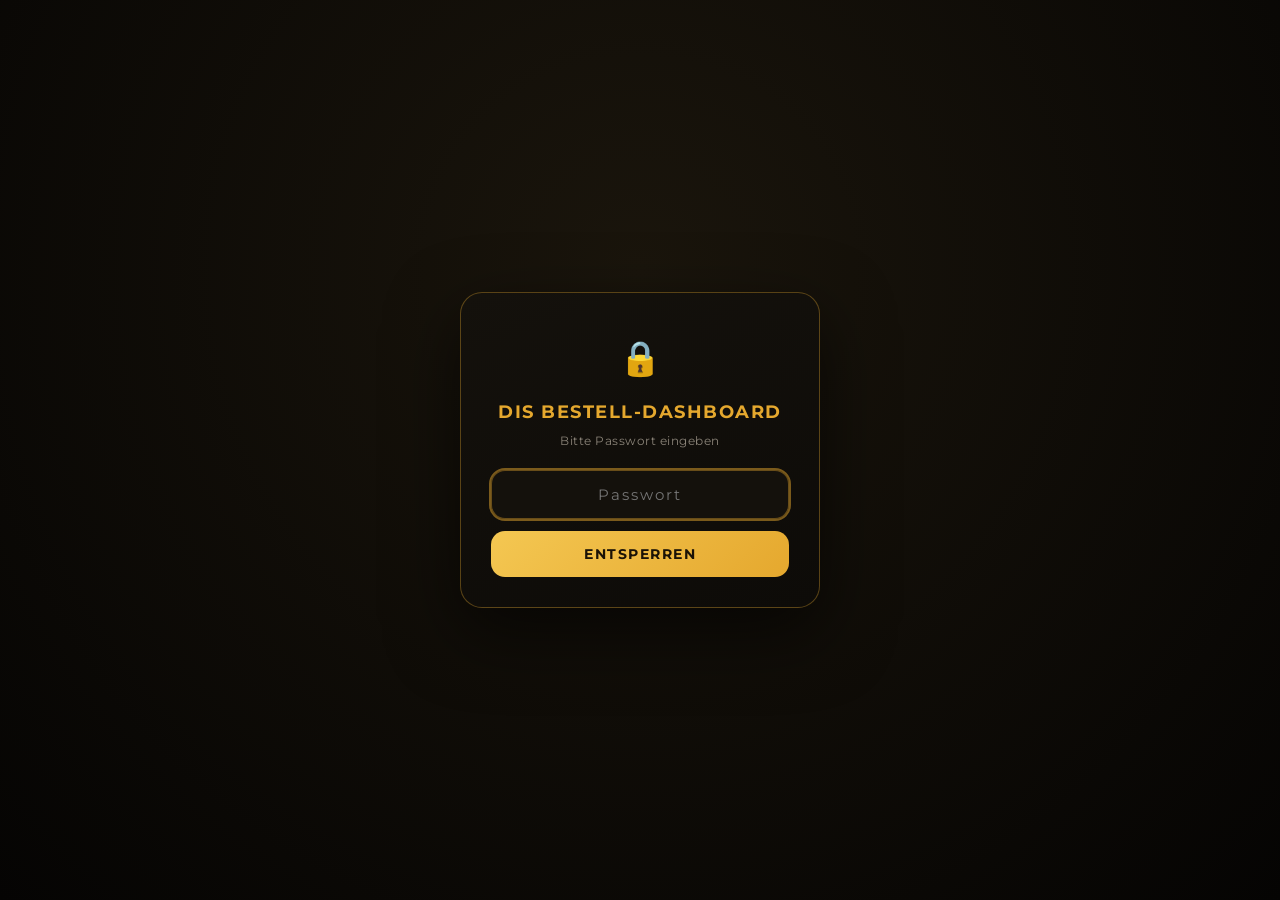
<file: restaurant/dashboard.html>
<!DOCTYPE html>
<html lang="de">
<head>
  <meta charset="UTF-8">
  <meta name="viewport" content="width=device-width, initial-scale=1.0">
  <meta name="robots" content="noindex">
  <title>Bestell-Dashboard – DIS Restaurant</title>
  <link rel="icon" href="data:image/svg+xml,<svg xmlns='http://www.w3.org/2000/svg' viewBox='0 0 100 100'><text y='.9em' font-size='90'>📋</text></svg>">
  <link rel="preload" href="../fonts/montserrat-latin-700-normal.woff2" as="font" type="font/woff2" crossorigin>
  <link rel="stylesheet" href="style.css">
  <style>
    body { padding-bottom: 60px; }

    .db-header {
      position: sticky; top: 0; z-index: 50;
      display: flex; align-items: center; justify-content: space-between;
      gap: 16px; flex-wrap: wrap;
      padding: 18px clamp(20px, 4vw, 48px);
      background: rgba(5, 4, 3, .92);
      backdrop-filter: blur(14px);
      border-bottom: 1px solid rgba(229, 168, 46, .35);
    }
    .db-title {
      display: flex; align-items: center; gap: 14px;
      font-size: 15px; font-weight: 700; letter-spacing: 3px; color: var(--gold);
    }
    .db-title svg { width: 36px; height: 36px; filter: drop-shadow(0 0 10px rgba(229,168,46,.5)); }
    .db-clock { font-size: 13px; color: var(--gray-light); letter-spacing: 2px; font-variant-numeric: tabular-nums; }
    .db-mode {
      font-size: 9px; font-weight: 700; letter-spacing: 1.5px;
      border-radius: 100px; padding: 4px 12px;
    }
    .db-mode.live { background: rgba(90, 210, 130, .18); color: #77d99a; border: 1px solid rgba(90,210,130,.4); }
    .db-mode.demo { background: rgba(255,255,255,.08); color: var(--gray); border: 1px solid rgba(255,255,255,.15); }
    .db-mode.error { background: rgba(255, 100, 80, .15); color: #ff8a70; border: 1px solid rgba(255,100,80,.4); }
    .db-back {
      font-size: 11px; letter-spacing: 2px; font-weight: 700;
      color: var(--gray-light); text-decoration: none;
      border: 1px solid rgba(255,255,255,.15); border-radius: 100px;
      padding: 8px 16px; transition: all .3s;
    }
    .db-back:hover { color: var(--gold); border-color: rgba(229,168,46,.5); }

    .db-wrap { max-width: 1180px; margin: 0 auto; padding: 30px clamp(16px, 4vw, 48px); position: relative; z-index: 3; }

    .db-stats {
      display: grid; grid-template-columns: repeat(auto-fit, minmax(150px, 1fr));
      gap: 14px; margin-bottom: 26px;
    }
    .db-stat {
      background: linear-gradient(160deg, rgba(255,255,255,.05), rgba(255,255,255,.015));
      border: 1px solid rgba(229, 168, 46, .25);
      border-radius: 16px; padding: 18px 20px;
    }
    .db-stat-label { font-size: 10px; letter-spacing: 2px; color: var(--gray); font-weight: 700; margin-bottom: 6px; }
    .db-stat-value { font-size: 1.6rem; font-weight: 700; font-variant-numeric: tabular-nums; }
    .db-stat-value.gold { color: var(--gold); }

    .db-controls { display: flex; flex-wrap: wrap; gap: 10px; margin-bottom: 26px; }
    .db-btn {
      font-size: 11px; font-weight: 700; letter-spacing: 2px;
      border-radius: 100px; padding: 10px 20px; cursor: pointer;
      border: 1px solid rgba(229, 168, 46, .45);
      background: rgba(255,255,255,.03); color: var(--gold);
      transition: all .3s;
    }
    .db-btn:hover { background: rgba(229, 168, 46, .12); }
    .db-btn.primary { background: var(--gold-grad); color: #000; border-color: transparent; }
    .db-btn.danger { border-color: rgba(255, 100, 80, .4); color: #ff8a70; }
    .db-btn.danger:hover { background: rgba(255, 100, 80, .1); }
    .db-btn.toggled { background: var(--gold); color: #000; }
    .db-select { color: var(--gold); background: #14110c; }
    .db-select option { background: #14110c; color: #fff; }

    /* ---- Statistik ---- */
    .stat-h { font-size:14px; letter-spacing:1px; color:var(--gold); margin:26px 0 12px; font-weight:700; }
    .stat-tiles { display:grid; grid-template-columns:repeat(auto-fit,minmax(150px,1fr)); gap:12px; }
    .stat-tile { background:rgba(255,255,255,.03); border:1px solid rgba(229,168,46,.2); border-radius:14px; padding:16px 18px; }
    .stat-tile .l { font-size:10px; letter-spacing:1.5px; color:var(--gray); text-transform:uppercase; }
    .stat-tile .v { font-size:22px; font-weight:700; margin-top:4px; color:var(--gold); }
    .stat-tile .s { font-size:11px; color:var(--gray); margin-top:2px; }
    .stat-bars { display:flex; flex-direction:column; gap:8px; }
    .stat-bar-row { display:grid; grid-template-columns:46px 1fr 90px; align-items:center; gap:10px; font-size:12px; }
    .stat-bar-row .bl { color:var(--gray-light); text-transform:capitalize; }
    .stat-bar-track { background:rgba(255,255,255,.05); border-radius:100px; height:14px; overflow:hidden; }
    .stat-bar-fill { height:100%; background:var(--gold-grad); border-radius:100px; min-width:2px; }
    .stat-bar-row .bv { text-align:right; color:#fff; font-weight:700; }
    .stat-day { background:rgba(255,255,255,.03); border:1px solid rgba(255,255,255,.08); border-radius:14px; padding:14px 18px; margin-bottom:10px; }
    .stat-day-head { display:flex; justify-content:space-between; align-items:baseline; gap:10px; flex-wrap:wrap; }
    .stat-day-date { font-weight:700; letter-spacing:.5px; }
    .stat-day-meta { font-size:12px; color:var(--gold); font-weight:700; white-space:nowrap; }
    .stat-day-dishes { font-size:13px; color:var(--gray-light); margin-top:8px; line-height:1.75; }
    .stat-refresh { background:none; border:1px solid rgba(255,255,255,.18); color:var(--gray-light); border-radius:10px; padding:7px 12px; font-family:inherit; font-size:11px; letter-spacing:1px; cursor:pointer; }
    .stat-refresh:hover { color:var(--gold); border-color:rgba(229,168,46,.5); }

    .db-empty {
      text-align: center; color: var(--gray);
      padding: 70px 20px; font-size: 14px;
      border: 1px dashed rgba(229, 168, 46, .3); border-radius: 20px;
    }

    .db-orders { display: grid; grid-template-columns: repeat(auto-fill, minmax(300px, 1fr)); gap: 16px; }
    .db-order {
      background: linear-gradient(160deg, rgba(255,255,255,.05), rgba(255,255,255,.015));
      border: 1px solid rgba(229, 168, 46, .25);
      border-radius: 18px; padding: 20px 22px;
      transition: opacity .3s, border-color .3s;
      animation: orderIn .5s var(--ease-out);
    }
    @keyframes orderIn { from { opacity: 0; transform: translateY(16px); } }
    .db-order.status-neu { border-color: var(--gold); box-shadow: 0 0 24px rgba(229, 168, 46, .18); }
    .db-order.status-abgeholt { opacity: .45; }
    .db-order-top { display: flex; justify-content: space-between; align-items: center; margin-bottom: 10px; }
    .db-order-time { font-size: 11px; color: var(--gray); letter-spacing: 1px; font-variant-numeric: tabular-nums; }
    .db-badge {
      font-size: 9px; font-weight: 700; letter-spacing: 1.5px;
      border-radius: 100px; padding: 4px 12px;
    }
    .db-badge.neu { background: var(--gold); color: #000; }
    .db-badge.arbeit { background: rgba(80, 160, 255, .2); color: #7db8ff; border: 1px solid rgba(80,160,255,.4); }
    .db-badge.fertig { background: rgba(90, 210, 130, .18); color: #77d99a; border: 1px solid rgba(90,210,130,.4); }
    .db-badge.abgeholt { background: rgba(255,255,255,.08); color: var(--gray); }
    .db-order-dish { font-size: 15px; font-weight: 700; letter-spacing: 1px; margin-bottom: 8px; }
    .db-order-details { font-size: 12px; color: var(--gray-light); line-height: 1.7; margin-bottom: 14px; min-height: 18px; }
    .db-order-pickup {
      font-size: 12px; font-weight: 700; color: var(--gold);
      letter-spacing: 1px; margin-bottom: 8px;
    }
    .db-order-phone {
      font-size: 13px; font-weight: 700; letter-spacing: .5px; margin-bottom: 14px;
    }
    .db-order-phone a { color: #fff; text-decoration: none; }
    .db-order-phone a:hover { color: var(--gold); }
    .db-order-note {
      font-size: 12px; color: var(--gray-light); line-height: 1.6;
      margin-bottom: 14px; padding: 8px 10px;
      background: rgba(229, 168, 46, .08); border-left: 2px solid var(--gold);
      border-radius: 4px; white-space: pre-line;
    }
    .db-order-foot { display: flex; justify-content: space-between; align-items: center; gap: 10px; }
    .db-order-total { font-size: 17px; font-weight: 700; }

    /* ---- Passwort-Sperre ---- */
    .lock-overlay {
      position: fixed; inset: 0; z-index: 2000;
      display: flex; align-items: center; justify-content: center;
      padding: 24px;
      background: radial-gradient(circle at 50% 30%, #1a150c, #050403);
    }
    .lock-card {
      width: 100%; max-width: 360px; text-align: center;
      background: linear-gradient(160deg, #14110c, #0d0b08);
      border: 1px solid rgba(229,168,46,.35);
      border-radius: 22px; padding: 38px 30px 30px;
      box-shadow: 0 24px 70px rgba(0,0,0,.6);
    }
    .lock-card .lock-icon { font-size: 34px; }
    .lock-card h1 { font-size: 18px; letter-spacing: 1.5px; margin: 12px 0 4px; color: var(--gold); }
    .lock-card p { font-size: 12px; color: var(--gray); letter-spacing: .5px; margin-bottom: 20px; }
    .lock-input {
      width: 100%; padding: 14px 16px; margin-bottom: 12px;
      border-radius: 14px; border: 1px solid rgba(229,168,46,.4);
      background: #14110c; color: #fff; font-family: inherit; font-size: 15px;
      text-align: center; letter-spacing: 2px;
    }
    .lock-input:focus { outline: 2px solid rgba(229,168,46,.5); }
    .lock-input.invalid { border-color: #e0563e; }
    .lock-btn {
      width: 100%; padding: 14px; border: none; cursor: pointer;
      border-radius: 14px; font-family: inherit; font-weight: 700;
      letter-spacing: 1.5px; font-size: 14px; color: #1a1206;
      background: linear-gradient(135deg, #f4c752, #e5a82e);
    }
    .lock-error { display: none; color: #f0876e; font-size: 12px; margin-top: 12px; letter-spacing: .5px; }
    .lock-error.show { display: block; }
    body.locked { overflow: hidden; }
    body.locked .db-header, body.locked .db-wrap { filter: blur(7px); pointer-events: none; user-select: none; }
    .db-lock-btn {
      background: none; border: 1px solid rgba(255,255,255,.18); color: var(--gray-light);
      border-radius: 10px; padding: 7px 12px; font-family: inherit; font-size: 11px;
      letter-spacing: 1px; cursor: pointer; margin-left: 14px;
    }
    .db-lock-btn:hover { color: var(--gold); border-color: rgba(229,168,46,.5); }

    /* Neue-Bestellung-Alarm: großflächig, bleibt bis Bestätigung sichtbar */
    .order-alert-flash {
      position: fixed; inset: 0; z-index: 2500; pointer-events: none;
      background: rgba(229,168,46,.35); opacity: 0;
    }
    .order-alert-flash.flashing { animation: orderFlash 1s ease-out 3; }
    @keyframes orderFlash {
      0% { opacity: 0; } 15% { opacity: 1; } 100% { opacity: 0; }
    }
    .order-alert-overlay {
      position: fixed; inset: 0; z-index: 2600;
      display: none; align-items: flex-start; justify-content: center;
      padding: clamp(16px, 4vw, 48px) 20px;
      background: rgba(3,2,1,.72); backdrop-filter: blur(3px);
    }
    .order-alert-overlay.show { display: flex; }
    .order-alert-card {
      width: 100%; max-width: 480px; margin-top: clamp(8px, 4vh, 64px);
      background: linear-gradient(160deg, #1c160c, #0c0906);
      border: 2px solid var(--gold); border-radius: 22px;
      padding: 28px 26px 24px;
      box-shadow: 0 0 0 6px rgba(229,168,46,.12), 0 20px 60px rgba(0,0,0,.6);
      animation: orderAlertIn .35s cubic-bezier(.2,.9,.3,1.3), orderAlertPulse 1.4s ease-in-out infinite 0.4s;
      text-align: center;
    }
    @keyframes orderAlertIn { from { opacity: 0; transform: translateY(-28px) scale(.96); } }
    @keyframes orderAlertPulse {
      0%, 100% { box-shadow: 0 0 0 6px rgba(229,168,46,.12), 0 20px 60px rgba(0,0,0,.6); }
      50% { box-shadow: 0 0 0 14px rgba(229,168,46,.22), 0 20px 70px rgba(0,0,0,.6); }
    }
    .order-alert-icon { font-size: 44px; line-height: 1; margin-bottom: 6px; animation: orderAlertBell 1.4s ease-in-out infinite; }
    @keyframes orderAlertBell {
      0%, 100% { transform: rotate(0); } 10% { transform: rotate(-14deg); } 20% { transform: rotate(11deg); }
      30% { transform: rotate(-8deg); } 40% { transform: rotate(5deg); } 50% { transform: rotate(0); }
    }
    .order-alert-title {
      font-size: 22px; font-weight: 700; letter-spacing: 1px; color: var(--gold);
      margin-bottom: 4px;
    }
    .order-alert-count { font-size: 13px; color: var(--gray-light); margin-bottom: 18px; }
    .order-alert-list { max-height: 40vh; overflow-y: auto; text-align: left; margin-bottom: 20px; }
    .order-alert-item {
      background: rgba(255,255,255,.04); border: 1px solid rgba(229,168,46,.25);
      border-radius: 14px; padding: 14px 16px; margin-bottom: 10px;
    }
    .order-alert-item:last-child { margin-bottom: 0; }
    .order-alert-item .t { font-size: 11px; color: var(--gray); letter-spacing: 1px; margin-bottom: 6px; }
    .order-alert-item .d { font-size: 14px; color: #fff; font-weight: 600; margin-bottom: 2px; }
    .order-alert-item .p { font-size: 12px; color: var(--gray-light); margin-top: 6px; }
    .order-alert-item .n { font-size: 12px; color: var(--gray-light); margin-top: 6px; white-space: pre-line; }
    .order-alert-item .sum { font-size: 13px; color: var(--gold); font-weight: 700; margin-top: 8px; }
    .order-alert-btn {
      width: 100%; padding: 16px; border: none; cursor: pointer;
      border-radius: 14px; font-family: inherit; font-weight: 700;
      letter-spacing: 1.5px; font-size: 14px; color: #1a1206;
      background: linear-gradient(135deg, #f4c752, #e5a82e);
    }
  </style>
</head>
<body class="no-3d loaded locked">

  <!-- Passwort-Sperre -->
  <div class="lock-overlay" id="lock-overlay">
    <form class="lock-card" id="lock-form" autocomplete="off">
      <div class="lock-icon">🔒</div>
      <h1>DIS BESTELL-DASHBOARD</h1>
      <p>Bitte Passwort eingeben</p>
      <input type="password" class="lock-input" id="lock-input" placeholder="Passwort" aria-label="Passwort" autocomplete="current-password">
      <button type="submit" class="lock-btn">ENTSPERREN</button>
      <p class="lock-error" id="lock-error">Falsches Passwort.</p>
    </form>
  </div>

  <!-- Neue-Bestellung-Alarm -->
  <div class="order-alert-flash" id="order-alert-flash"></div>
  <div class="order-alert-overlay" id="order-alert-overlay">
    <div class="order-alert-card">
      <div class="order-alert-icon">🔔</div>
      <div class="order-alert-title">NEUE BESTELLUNG!</div>
      <div class="order-alert-count" id="order-alert-count">1 neue Bestellung</div>
      <div class="order-alert-list" id="order-alert-list"></div>
      <button type="button" class="order-alert-btn" id="order-alert-dismiss">GESEHEN</button>
    </div>
  </div>

  <header class="db-header">
    <div class="db-title">
      <svg viewBox="0 0 40 40" fill="none" xmlns="http://www.w3.org/2000/svg">
        <rect x="6" y="18" width="28" height="16" rx="2" stroke="#E5A82E" stroke-width="1.8"/>
        <path d="M10 18 Q20 6 30 18" stroke="#E5A82E" stroke-width="1.8"/>
        <path d="M19 8 Q20 4 21 8" stroke="#E5A82E" stroke-width="1.8" stroke-linecap="round"/>
        <line x1="4" y1="20" x2="36" y2="20" stroke="#E5A82E" stroke-width="1.8"/>
        <text x="20" y="31" text-anchor="middle" fill="#E5A82E" font-size="8" font-weight="700" letter-spacing="1.5" font-family="Arial">DIS</text>
      </svg>
      BESTELL-DASHBOARD
      <span class="db-mode demo" id="db-mode">…</span>
    </div>
    <span class="db-clock" id="db-clock">--:--:--</span>
    <a class="db-back" href="index.html">← ZUR WEBSITE</a>
    <button class="db-lock-btn" id="db-lock-btn">🔒 SPERREN</button>
  </header>

  <main class="db-wrap">
    <div class="db-stats">
      <div class="db-stat"><p class="db-stat-label">NEU</p><p class="db-stat-value gold" id="stat-neu">0</p></div>
      <div class="db-stat"><p class="db-stat-label">IN ARBEIT</p><p class="db-stat-value" id="stat-arbeit">0</p></div>
      <div class="db-stat"><p class="db-stat-label">FERTIG</p><p class="db-stat-value" id="stat-fertig">0</p></div>
      <div class="db-stat"><p class="db-stat-label">SUMME HEUTE · ZAHLUNG VOR ORT</p><p class="db-stat-value gold" id="stat-umsatz">0,00 €</p></div>
    </div>

    <div class="db-controls">
      <button class="db-btn primary" id="btn-demo">+ DEMO-BESTELLUNG</button>
      <button class="db-btn" id="btn-auto">AUTO-DEMO: AUS</button>
      <button class="db-btn" id="btn-sound">TON: AN</button>
      <select class="db-btn db-select" id="sound-select" title="Benachrichtigungston wählen">
        <option value="gong">🔔 Gong</option>
        <option value="glocke">🎐 Glocke</option>
        <option value="alarm">⏰ Alarm</option>
        <option value="iphone">📱 iPhone-Style</option>
        <option value="fanfare">🎺 Fanfare</option>
        <option value="pling">✨ Pling</option>
        <option value="klassik">▪️ Klassik</option>
        <option value="voice-chef">🗣️ Ansage: „Chef, Bestellung!“</option>
        <option value="voice-neu">🗣️ Ansage: „Neue Bestellung“</option>
        <option value="voice-kueche">🗣️ Ansage: „Achtung Küche“</option>
      </select>
      <button class="db-btn" id="btn-sound-test">▶ TESTEN</button>
      <button class="db-btn" id="btn-stats">📊 STATISTIK</button>
      <button class="db-btn" id="btn-mittagskarte">🕛 MITTAGSKARTE</button>
      <button class="db-btn danger" id="btn-clear">ABGEHOLTE LÖSCHEN</button>
    </div>

    <p style="font-size:11px; letter-spacing:1px; color:var(--gray); margin:-12px 0 22px;">
      Alle Bestellungen sind Abholbestellungen – es wird nichts online bezahlt. Bezahlung erfolgt bei Abholung vor Ort.
    </p>

    <div class="db-empty" id="db-empty">
      Noch keine Bestellungen. Bestellungen von der Website (gleiches Gerät) erscheinen hier automatisch –
      oder klicke „+ Demo-Bestellung" zum Ausprobieren.
    </div>
    <div class="db-orders" id="db-orders"></div>
    <div class="db-statistik" id="db-statistik" style="display:none"></div>

    <div class="db-statistik" id="db-mittagskarte" style="display:none">
      <div style="display:flex;justify-content:space-between;align-items:center;gap:10px;flex-wrap:wrap">
        <div class="stat-h" style="margin:6px 0">🕛 Mittagskarte</div>
      </div>
      <p style="font-size:13px;color:var(--gray-light);line-height:1.7;margin:0 0 20px">
        Hier die aktuelle Mittagskarte als <strong>Bild</strong> (JPG/PNG, kein PDF) hochladen – ersetzt
        automatisch die bisherige. Die Website zeigt danach sofort die neue Karte. Ein Bild statt PDF, damit
        die Karte auf jedem Handy (auch iPhone/Safari) zuverlässig komplett angezeigt wird.
      </p>
      <div style="display:flex;flex-direction:column;gap:14px;max-width:420px">
        <div id="mk-current" style="font-size:13px;color:var(--gray)">Lade aktuellen Stand …</div>
        <input type="file" id="mk-file" accept="image/*" class="db-select" style="padding:10px">
        <button class="db-btn primary" id="mk-upload" style="width:100%">⬆ NEUE KARTE HOCHLADEN</button>
        <p id="mk-status" style="font-size:12px;color:var(--gray);min-height:16px;margin:0"></p>
      </div>
    </div>
  </main>

  <script src="supabase-config.js"></script>
  <script>
    const SUPA = window.DIS_SUPABASE || {};
    const SUPA_ON = !!(SUPA.url && SUPA.anonKey);
    const STAFF_EMAIL = SUPA.staffEmail || 'dashboard@dis-restaurant.de';

    /* ---- Anmeldung ----
       Mit Supabase (SUPA_ON): echte serverseitige Anmeldung über
       Supabase Auth - das eingegebene Passwort wird gegen den in
       Supabase angelegten Nutzer geprüft, und nur das daraus
       resultierende Sitzungs-Token (nicht mehr der öffentliche
       anonKey) darf laut Datenbank-Regeln Bestellungen lesen/
       ändern/löschen. Ohne Supabase (lokaler Demo-Modus, kein
       echtes Backend) bleibt die alte rein clientseitige
       Passwortprüfung als Fallback bestehen. */
    const DASH_PW_HASH = 'dd750756f2b4745472c251236d7f82d3b8cd6fb5ceaec3e0617a2956e3b8c48c';
    const AUTH_KEY = 'dis-dash-auth';
    const SESSION_KEY = 'dis-dash-session';
    const lockOverlay = document.getElementById('lock-overlay');
    const lockForm = document.getElementById('lock-form');
    const lockInput = document.getElementById('lock-input');
    const lockError = document.getElementById('lock-error');

    let session = null; // { access_token, refresh_token, expires_at }
    function loadSession() {
      try {
        const raw = localStorage.getItem(SESSION_KEY);
        return raw ? JSON.parse(raw) : null;
      } catch (e) { return null; }
    }
    function saveSession(s) {
      session = s;
      try { localStorage.setItem(SESSION_KEY, JSON.stringify(s)); } catch (e) {}
    }
    function clearSession() {
      session = null;
      try { localStorage.removeItem(SESSION_KEY); } catch (e) {}
    }
    async function authTokenRequest(body) {
      const res = await fetch(SUPA.url + '/auth/v1/token?grant_type=' + body.grant_type, {
        method: 'POST',
        headers: { 'Content-Type': 'application/json', apikey: SUPA.anonKey },
        body: JSON.stringify(body),
      });
      if (!res.ok) return false;
      const data = await res.json();
      if (!data.access_token) return false;
      saveSession({
        access_token: data.access_token,
        refresh_token: data.refresh_token,
        expires_at: Date.now() + (data.expires_in || 3600) * 1000,
      });
      return true;
    }
    function authLogin(password) {
      return authTokenRequest({ grant_type: 'password', email: STAFF_EMAIL, password });
    }
    function authRefresh() {
      const s = session || loadSession();
      if (!s || !s.refresh_token) return Promise.resolve(false);
      return authTokenRequest({ grant_type: 'refresh_token', refresh_token: s.refresh_token })
        .catch(() => false);
    }

    async function sha256Hex(str) {
      const buf = await crypto.subtle.digest('SHA-256', new TextEncoder().encode(str));
      return [...new Uint8Array(buf)].map((b) => b.toString(16).padStart(2, '0')).join('');
    }
    function unlockDash() {
      document.body.classList.remove('locked');
      lockOverlay.style.display = 'none';
    }
    function lockDash() {
      try { localStorage.removeItem(AUTH_KEY); } catch (e) {}
      clearSession();
      document.body.classList.add('locked');
      lockOverlay.style.display = 'flex';
      lockInput.value = '';
      setTimeout(() => lockInput.focus(), 50);
    }

    (async () => {
      if (SUPA_ON) {
        session = loadSession();
        if (session && await authRefresh()) unlockDash();
        else clearSession();
      } else {
        try { if (localStorage.getItem(AUTH_KEY) === DASH_PW_HASH) unlockDash(); } catch (e) {}
      }
    })();

    // Zugangstoken läuft nach rund einer Stunde ab - das Dashboard bleibt
    // aber oft den ganzen Tag offen, daher proaktiv alle 50 Minuten erneuern.
    setInterval(async () => {
      if (!SUPA_ON || document.body.classList.contains('locked')) return;
      if (!(await authRefresh())) lockDash();
    }, 50 * 60 * 1000);

    lockForm.addEventListener('submit', async (e) => {
      e.preventDefault();
      // Manche Tablet-Tastaturen hängen beim Autovervollständigen ein
      // Leerzeichen an – trimmen, damit das Passwort trotzdem passt.
      const value = lockInput.value.trim();
      try {
        if (SUPA_ON) {
          if (await authLogin(value)) {
            lockError.classList.remove('show');
            unlockDash();
          } else {
            lockInput.classList.add('invalid');
            lockError.textContent = 'Falsches Passwort.';
            lockError.classList.add('show');
            lockInput.select();
          }
          return;
        }
        if (!('crypto' in window) || !window.crypto.subtle) {
          throw new Error('no-subtle-crypto');
        }
        const h = await sha256Hex(value);
        if (h === DASH_PW_HASH) {
          try { localStorage.setItem(AUTH_KEY, DASH_PW_HASH); } catch (e) {}
          lockError.textContent = 'Falsches Passwort.';
          lockError.classList.remove('show');
          unlockDash();
        } else {
          lockInput.classList.add('invalid');
          lockError.textContent = 'Falsches Passwort.';
          lockError.classList.add('show');
          lockInput.select();
        }
      } catch (err) {
        // crypto.subtle gibt es nur über eine sichere Verbindung
        // (https://) oder in sehr veralteten Browsern gar nicht -
        // ohne das hier würde die Eingabe sonst lautlos ins Leere laufen.
        lockInput.classList.add('invalid');
        lockError.textContent = 'Anmeldung fehlgeschlagen. Bitte die Seite über https:// öffnen, Internetverbindung prüfen und den Browser aktualisieren.';
        lockError.classList.add('show');
      }
    });
    lockInput.addEventListener('input', () => {
      lockInput.classList.remove('invalid');
      lockError.classList.remove('show');
    });
    document.getElementById('db-lock-btn').addEventListener('click', lockDash);
    setTimeout(() => { if (document.body.classList.contains('locked')) lockInput.focus(); }, 60);

    const STORAGE_KEY = 'dis-orders';
    const STATUS_FLOW = { neu: 'arbeit', arbeit: 'fertig', fertig: 'abgeholt' };
    const STATUS_LABEL = { neu: 'NEU', arbeit: 'IN ARBEIT', fertig: 'FERTIG', abgeholt: 'ABGEHOLT' };
    const NEXT_LABEL = { neu: 'ANNEHMEN', arbeit: 'FERTIG MELDEN', fertig: 'ABGEHOLT' };

    let connOk = true; // reflects whether the last Supabase fetch succeeded
    let statsOpen = false; // Statistik-Ansicht aktiv?

    const DEMO_ORDERS = [
      { items: [
          { dish: 'CHEESEBURGER', details: ['Menü', 'Patty: Beef Patty 180g', 'Dip: Mayo', 'Getränk: Coca-Cola 0,33L'], price: 15.9 },
          { dish: 'POMMES', details: ['Ketchup'], price: 5.1 },
        ], pickup: '12:30 Uhr', phone: '0170 1234567' },
      { items: [{ dish: 'SALAMI', details: [], price: 8.9 }, { dish: 'FANTA 0,33L', details: [], price: 2.9 }], pickup: 'Schnellstmöglich', phone: '04193 967994' },
      { items: [{ dish: 'JÄGER ART', details: ['Mayo'], price: 12.5 }], pickup: '18:00 Uhr', phone: '0151 22334455' },
      { items: [{ dish: 'DEINE EIGENE PIZZA', details: ['Salami', 'Champignons', 'Mozzarella, doppelt'], price: 13.3 }], pickup: '19:15 Uhr', phone: '0160 9876543' },
      { items: [
          { dish: 'CURRYWURST', details: ['Ketchup'], price: 10.5 },
          { dish: 'POMMES', details: [], price: 4.5 },
        ], pickup: '17:45 Uhr', phone: '0171 5551234' },
      { items: [{ dish: 'CHEESEBURGER', details: ['inkl. Pommes'], price: 14.9 }], pickup: 'Schnellstmöglich', phone: '0176 44556677' },
    ];

    let soundOn = true;
    let autoTimer = null;
    let knownIds = new Set();
    let firstRender = true;

    /* ---------- Data layer: Supabase (live) or localStorage (demo) ---------- */
    function supaHeaders() {
      // apikey identifiziert nur das Projekt (bleibt der öffentliche
      // Schlüssel). Authorization trägt jetzt das Sitzungs-Token aus der
      // echten Anmeldung - nur damit lassen die Datenbank-Regeln Lesen/
      // Ändern/Löschen zu, nicht mehr mit dem öffentlichen Schlüssel allein.
      return {
        'Content-Type': 'application/json',
        apikey: SUPA.anonKey,
        Authorization: 'Bearer ' + (session && session.access_token ? session.access_token : SUPA.anonKey),
      };
    }

    async function fetchOrders() {
      if (SUPA_ON) {
        try {
          const res = await fetch(SUPA.url + '/rest/v1/orders?select=*&order=created_at.desc&limit=200', { headers: supaHeaders() });
          if (!res.ok) throw new Error(res.status);
          const rows = await res.json();
          connOk = true;
          return rows.map((r) => ({
            id: String(r.id),
            ts: Date.parse(r.created_at),
            items: r.items,
            total: parseFloat(r.total),
            pickup: r.pickup,
            phone: r.phone,
            note: r.note,
            status: r.status,
          }));
        } catch (e) {
          connOk = false;
          setConnState(false);
          return [];
        }
      }
      try { return JSON.parse(localStorage.getItem(STORAGE_KEY) || '[]'); }
      catch (e) { return []; }
    }

    async function insertOrder(order) {
      if (SUPA_ON) {
        try {
          await fetch(SUPA.url + '/rest/v1/orders', {
            method: 'POST', headers: supaHeaders(),
            body: JSON.stringify({ items: order.items, total: order.total, pickup: order.pickup, phone: order.phone, status: 'neu' }),
          });
        } catch (e) { setConnState(false); }
        return;
      }
      const orders = JSON.parse(localStorage.getItem(STORAGE_KEY) || '[]');
      orders.push(order);
      localStorage.setItem(STORAGE_KEY, JSON.stringify(orders));
    }

    async function updateStatus(id, status) {
      if (SUPA_ON) {
        try {
          await fetch(SUPA.url + '/rest/v1/orders?id=eq.' + encodeURIComponent(id), {
            method: 'PATCH', headers: supaHeaders(),
            body: JSON.stringify({ status }),
          });
        } catch (e) { setConnState(false); }
        return;
      }
      const orders = JSON.parse(localStorage.getItem(STORAGE_KEY) || '[]');
      const order = orders.find((o) => o.id === id);
      if (order) { order.status = status; localStorage.setItem(STORAGE_KEY, JSON.stringify(orders)); }
    }

    async function deletePickedUp() {
      if (SUPA_ON) {
        try {
          await fetch(SUPA.url + '/rest/v1/orders?status=eq.abgeholt', {
            method: 'DELETE', headers: supaHeaders(),
          });
        } catch (e) { setConnState(false); }
        return;
      }
      const orders = JSON.parse(localStorage.getItem(STORAGE_KEY) || '[]');
      localStorage.setItem(STORAGE_KEY, JSON.stringify(orders.filter((o) => o.status !== 'abgeholt')));
    }

    /* ---------- UI ---------- */
    function setConnState(ok) {
      const el = document.getElementById('db-mode');
      if (!SUPA_ON) { el.textContent = 'DEMO (LOKAL)'; el.className = 'db-mode demo'; return; }
      el.textContent = ok ? 'LIVE' : 'VERBINDUNG GESTÖRT';
      el.className = 'db-mode ' + (ok ? 'live' : 'error');
    }

    function formatEUR(v) { return v.toFixed(2).replace('.', ',') + ' €'; }
    // Bestelldaten kommen direkt aus der Datenbank und könnten auch über
    // die API statt über die Website eingetragen worden sein - vor dem
    // Einsetzen in innerHTML immer escapen, sonst drohen eingeschleuste
    // <script>/<img onerror>-Inhalte im Dashboard auszuführen.
    function escapeHtml(str) {
      return String(str ?? '').replace(/[&<>"']/g, (c) => ({
        '&': '&amp;', '<': '&lt;', '>': '&gt;', '"': '&quot;', "'": '&#39;',
      }[c]));
    }
    function formatTime(ts) {
      return new Date(ts).toLocaleTimeString('de-DE', { hour: '2-digit', minute: '2-digit' });
    }
    function formatDate(ts) {
      return new Date(ts).toLocaleDateString('de-DE', { weekday: 'short', day: '2-digit', month: '2-digit' });
    }

    /* ---- Benachrichtigungstöne (Web Audio) ---- */
    let audioCtx = null;
    let masterGain = null;
    const MASTER_VOL = 3.0; // sehr laut – für die Küche
    function getCtx() {
      if (!audioCtx) {
        audioCtx = new (window.AudioContext || window.webkitAudioContext)();
        masterGain = audioCtx.createGain();
        masterGain.gain.value = MASTER_VOL;
        // Limiter: verhindert hörbares Übersteuern trotz hoher Lautstärke
        const limiter = audioCtx.createDynamicsCompressor();
        limiter.threshold.value = -4;
        limiter.knee.value = 0;
        limiter.ratio.value = 20;
        limiter.attack.value = 0.002;
        limiter.release.value = 0.1;
        masterGain.connect(limiter);
        limiter.connect(audioCtx.destination);
      }
      return audioCtx;
    }
    // Ein Ton-Baustein
    function tone(ctx, freq, start, dur, vol, type) {
      const osc = ctx.createOscillator();
      const gain = ctx.createGain();
      osc.type = type || 'sine';
      osc.frequency.value = freq;
      osc.connect(gain); gain.connect(masterGain);
      const t = ctx.currentTime + start;
      gain.gain.setValueAtTime(0.0001, t);
      gain.gain.exponentialRampToValueAtTime(vol, t + 0.01);
      gain.gain.exponentialRampToValueAtTime(0.0001, t + dur);
      osc.start(t); osc.stop(t + dur + 0.02);
    }
    const SOUNDS = {
      // Freundliches Ding-Dong
      gong(ctx) {
        tone(ctx, 660, 0, 0.5, 0.28, 'sine');
        tone(ctx, 520, 0.28, 0.7, 0.28, 'sine');
      },
      // Weiche Glocke mit Oberton, langer Nachklang
      glocke(ctx) {
        tone(ctx, 784, 0, 1.1, 0.26, 'sine');
        tone(ctx, 1568, 0, 0.9, 0.10, 'sine');
        tone(ctx, 1046, 0.02, 1.0, 0.12, 'sine');
      },
      // Dringlicher Alarm: 6× klingeln, laut
      alarm(ctx) {
        for (let i = 0; i < 6; i++) tone(ctx, 950, i * 0.22, 0.14, 0.5, 'square');
      },
      // Der klassische Piepton – kräftiger & etwas länger
      klassik(ctx) {
        tone(ctx, 880, 0, 0.7, 0.3, 'triangle');
      },
      // Kleine Fanfare – aufsteigend, festlich
      fanfare(ctx) {
        const v = 0.5;
        tone(ctx, 523, 0.0, 0.18, v, 'triangle');   // C5
        tone(ctx, 659, 0.16, 0.18, v, 'triangle');  // E5
        tone(ctx, 784, 0.32, 0.18, v, 'triangle');  // G5
        tone(ctx, 1046, 0.5, 0.55, v, 'triangle');  // C6
        tone(ctx, 1568, 0.5, 0.45, v * 0.3, 'sine'); // Glanz
      },
      // Freundlicher Notification-Pling, zweifach
      pling(ctx) {
        const seq = [784, 988, 1319]; const v = 0.5;
        [0, 1.0].forEach((off) => seq.forEach((f, i) => {
          tone(ctx, f, off + i * 0.12, 0.28, v, 'sine');
          tone(ctx, f * 2, off + i * 0.12, 0.12, v * 0.3, 'sine');
        }));
      },
      // Dem iPhone-Wecker nachempfunden: marimba-artiges, ansteigendes
      // Muster, mehrfach wiederholt (eigene Synthese, nicht Apples Datei)
      iphone(ctx) {
        const figure = [659, 659, 880]; // E5, E5, A5 – ansteigend
        const vol = 0.5;
        let t = 0;
        for (let rep = 0; rep < 4; rep++) {
          figure.forEach((f) => {
            tone(ctx, f, t, 0.3, vol, 'triangle');        // Marimba-Körper
            tone(ctx, f * 2, t, 0.13, vol * 0.35, 'sine'); // Holz-Anschlag
            t += 0.2;
          });
          t += 0.18; // Pause zwischen den Wiederholungen
        }
      },
    };
    // Gesprochene Ansagen (Sprachausgabe des Browsers)
    const VOICE = {
      'voice-chef': 'Chef, eine Bestellung ist angekommen!',
      'voice-neu': 'Neue Bestellung eingegangen!',
      'voice-kueche': 'Achtung Küche, neue Bestellung!',
    };
    function speak(text) {
      try {
        if (!('speechSynthesis' in window)) return;
        window.speechSynthesis.cancel();
        const u = new SpeechSynthesisUtterance(text);
        u.lang = 'de-DE';
        u.rate = 1.0; u.pitch = 1.0; u.volume = 1;
        const de = (window.speechSynthesis.getVoices() || []).find((v) => /^de/i.test(v.lang));
        if (de) u.voice = de;
        window.speechSynthesis.speak(u);
      } catch (e) { /* Sprachausgabe nicht verfügbar – ok */ }
    }

    let currentSound = 'gong';
    try { currentSound = localStorage.getItem('dis-dash-sound') || 'gong'; } catch (e) {}
    if (!SOUNDS[currentSound] && !VOICE[currentSound]) currentSound = 'gong';

    function playSound(name) {
      const ctx = getCtx();
      const run = () => {
        try {
          if (VOICE[name]) {
            // kurzer Aufmerksamkeits-Ton, dann die Ansage
            try { SOUNDS.pling(ctx); } catch (e) {}
            setTimeout(() => speak(VOICE[name]), 650);
            return;
          }
          (SOUNDS[name] || SOUNDS.gong)(ctx);
        } catch (e) { /* Audio erst nach erster Interaktion erlaubt – ok */ }
      };
      // Der Browser pausiert die Audioverbindung nach Inaktivität automatisch
      // (Energiesparen). Erst nach abgeschlossenem Aufwecken darf ein Ton
      // geplant werden – sonst verstummt er lautlos, ohne Fehlermeldung.
      if (ctx.state === 'suspended') {
        ctx.resume().then(run).catch(() => {});
      } else {
        run();
      }
    }
    function beep() {
      if (!soundOn) return;
      playSound(currentSound);
    }

    /* ---------- Neue-Bestellung-Alarm ----------
       Bleibt sichtbar, bis manuell bestätigt – damit eine Bestellung
       nicht übersehen wird, auch wenn man nur am Dashboard vorbeiläuft. */
    const orderAlertFlash = document.getElementById('order-alert-flash');
    const orderAlertOverlay = document.getElementById('order-alert-overlay');
    const orderAlertCount = document.getElementById('order-alert-count');
    const orderAlertList = document.getElementById('order-alert-list');
    let pendingAlertOrders = [];
    let alertSoundTimer = null;

    function renderOrderAlert() {
      const n = pendingAlertOrders.length;
      orderAlertCount.textContent = n === 1 ? '1 neue Bestellung' : n + ' neue Bestellungen';
      orderAlertList.innerHTML = pendingAlertOrders.map((o) => {
        const dishes = escapeHtml((o.items && o.items.length ? o.items.map((it) => it.dish) : [o.dish || '—']).join(', '));
        return `
          <div class="order-alert-item">
            <div class="t">${formatDate(o.ts)} · ${formatTime(o.ts)} Uhr · #${escapeHtml(o.id.slice(-4).toUpperCase())}</div>
            <div class="d">${dishes}</div>
            ${o.pickup ? `<div class="p">🕛 Abholung: ${escapeHtml(o.pickup)}</div>` : ''}
            ${o.note ? `<div class="n">💬 ${escapeHtml(o.note)}</div>` : ''}
            <div class="sum">${formatEUR(o.total)}</div>
          </div>`;
      }).join('');
    }

    function showOrderAlert(newOrders) {
      pendingAlertOrders = pendingAlertOrders.concat(newOrders);
      renderOrderAlert();
      orderAlertOverlay.classList.add('show');
      orderAlertFlash.classList.remove('flashing');
      // Reflow erzwingen, damit die Flash-Animation bei mehrfachem Trigger neu startet
      void orderAlertFlash.offsetWidth;
      orderAlertFlash.classList.add('flashing');

      // Ton wiederholt klingeln lassen, bis mit "GESEHEN" bestätigt wird
      if (!alertSoundTimer) {
        alertSoundTimer = setInterval(beep, 4000);
      }
    }

    document.getElementById('order-alert-dismiss').addEventListener('click', () => {
      pendingAlertOrders = [];
      orderAlertOverlay.classList.remove('show');
      orderAlertFlash.classList.remove('flashing');
      clearInterval(alertSoundTimer);
      alertSoundTimer = null;
    });

    async function render() {
      const orders = (await fetchOrders()).sort((a, b) => b.ts - a.ts);
      if (SUPA_ON) setConnState(connOk);
      const container = document.getElementById('db-orders');
      const empty = document.getElementById('db-empty');
      empty.style.display = (orders.length || statsOpen) ? 'none' : 'block';

      const currentIds = new Set(orders.map((o) => o.id));
      if (!firstRender) {
        const newOrders = orders.filter((o) => !knownIds.has(o.id));
        if (newOrders.length) {
          beep();
          showOrderAlert(newOrders);
        }
      }
      knownIds = currentIds;
      firstRender = false;

      container.innerHTML = orders.map((o) => `
        <div class="db-order status-${escapeHtml(o.status)}">
          <div class="db-order-top">
            <span class="db-order-time">${formatDate(o.ts)} · ${formatTime(o.ts)} Uhr · #${escapeHtml(o.id.slice(-4).toUpperCase())}</span>
            <span class="db-badge ${escapeHtml(o.status)}">${escapeHtml(STATUS_LABEL[o.status] || o.status)}</span>
          </div>
          ${(o.items && o.items.length
              ? o.items.map((it) => `
                <p class="db-order-dish">${escapeHtml(it.dish)}</p>
                <p class="db-order-details">${escapeHtml((it.details || []).join(' · ')) || '—'}</p>`).join('')
              : `<p class="db-order-dish">${escapeHtml(o.dish) || '—'}</p>
                 <p class="db-order-details">${escapeHtml((o.details || []).join(' · ')) || '—'}</p>`)}
          ${o.pickup ? `<p class="db-order-pickup">🕛 Abholung: ${escapeHtml(o.pickup)}</p>` : ''}
          ${o.phone ? `<p class="db-order-phone">📞 <a href="tel:${escapeHtml(String(o.phone).replace(/[\s/()\-.]/g, ''))}">${escapeHtml(o.phone)}</a></p>` : ''}
          ${o.note ? `<p class="db-order-note">💬 ${escapeHtml(o.note)}</p>` : ''}
          <div class="db-order-foot">
            <span class="db-order-total">${formatEUR(o.total)}</span>
            ${o.status !== 'abgeholt'
              ? `<button class="db-btn primary" data-advance-id="${escapeHtml(o.id)}" data-advance-status="${escapeHtml(o.status)}">${escapeHtml(NEXT_LABEL[o.status] || '?')}</button>`
              : ''}
          </div>
        </div>`).join('');

      const today = new Date().setHours(0, 0, 0, 0);
      const todayOrders = orders.filter((o) => o.ts >= today);
      document.getElementById('stat-neu').textContent = orders.filter((o) => o.status === 'neu').length;
      document.getElementById('stat-arbeit').textContent = orders.filter((o) => o.status === 'arbeit').length;
      document.getElementById('stat-fertig').textContent = orders.filter((o) => o.status === 'fertig').length;
      document.getElementById('stat-umsatz').textContent = formatEUR(todayOrders.reduce((s, o) => s + o.total, 0));
    }

    window.advance = async function (id, status) {
      if (STATUS_FLOW[status]) {
        await updateStatus(id, STATUS_FLOW[status]);
        render();
      }
    };
    // Per Event-Delegation statt onclick="..." - verhindert, dass ein
    // manipulierter Status-Wert aus der Datenbank Code im onclick-Attribut
    // einschleusen kann.
    document.getElementById('db-orders').addEventListener('click', (e) => {
      const btn = e.target.closest('[data-advance-id]');
      if (!btn) return;
      advance(btn.dataset.advanceId, btn.dataset.advanceStatus);
    });

    async function addDemoOrder() {
      const demo = DEMO_ORDERS[Math.floor(Math.random() * DEMO_ORDERS.length)];
      await insertOrder({
        id: Date.now().toString(36) + Math.random().toString(36).slice(2, 6),
        ts: Date.now(),
        items: demo.items,
        total: demo.items.reduce((s, i) => s + i.price, 0),
        pickup: demo.pickup,
        phone: demo.phone,
        status: 'neu',
      });
      beep();
      render();
    }

    document.getElementById('btn-demo').addEventListener('click', addDemoOrder);

    document.getElementById('btn-auto').addEventListener('click', function () {
      if (autoTimer) {
        clearInterval(autoTimer); autoTimer = null;
        this.textContent = 'AUTO-DEMO: AUS'; this.classList.remove('toggled');
      } else {
        autoTimer = setInterval(addDemoOrder, 15000);
        this.textContent = 'AUTO-DEMO: AN'; this.classList.add('toggled');
        addDemoOrder();
      }
    });

    document.getElementById('btn-sound').addEventListener('click', function () {
      soundOn = !soundOn;
      this.textContent = soundOn ? 'TON: AN' : 'TON: AUS';
      if (soundOn) playSound(currentSound); // kurzes Feedback beim Einschalten
    });

    const soundSelect = document.getElementById('sound-select');
    soundSelect.value = currentSound;
    soundSelect.addEventListener('change', function () {
      currentSound = this.value;
      try { localStorage.setItem('dis-dash-sound', currentSound); } catch (e) {}
      playSound(currentSound); // sofort vorhören
    });
    document.getElementById('btn-sound-test').addEventListener('click', () => playSound(currentSound));

    document.getElementById('btn-clear').addEventListener('click', async () => {
      await deletePickedUp();
      render();
    });

    /* ---- Statistik ---- */
    async function fetchOrdersForStats() {
      if (SUPA_ON) {
        try {
          const res = await fetch(SUPA.url + '/rest/v1/orders?select=*&order=created_at.desc&limit=2000', { headers: supaHeaders() });
          if (!res.ok) throw new Error(res.status);
          const rows = await res.json();
          return rows.map((r) => ({
            id: String(r.id), ts: Date.parse(r.created_at), items: r.items,
            total: parseFloat(r.total), pickup: r.pickup, phone: r.phone, status: r.status,
          }));
        } catch (e) { return []; }
      }
      try { return JSON.parse(localStorage.getItem(STORAGE_KEY) || '[]'); } catch (e) { return []; }
    }
    function orderDishes(o) {
      if (o.items && o.items.length) return o.items.map((it) => it.dish);
      if (o.dish) return [o.dish];
      return [];
    }
    function renderStatistik(orders) {
      const panel = document.getElementById('db-statistik');
      const tile = (l, v, s) => '<div class="stat-tile"><div class="l">' + l + '</div><div class="v">' + v + '</div>' + (s ? '<div class="s">' + s + '</div>' : '') + '</div>';
      const head = '<div style="display:flex;justify-content:space-between;align-items:center;gap:10px;flex-wrap:wrap"><div class="stat-h" style="margin:6px 0">📊 Statistik</div><button class="stat-refresh" id="stat-refresh">↻ Aktualisieren</button></div>';
      if (!orders.length) {
        panel.innerHTML = head + '<p style="color:var(--gray)">Noch keine Daten vorhanden. Sobald Bestellungen eingehen, erscheint hier die Auswertung.</p>';
        const rb0 = document.getElementById('stat-refresh'); if (rb0) rb0.addEventListener('click', openStats);
        return;
      }
      const DAY = 86400000, now = Date.now();
      const ts0 = new Date(); ts0.setHours(0, 0, 0, 0); const t0 = ts0.getTime();
      const rev = { t: 0, w: 0, m: 0, a: 0 }, cnt = { t: 0, w: 0, m: 0, a: 0 };
      orders.forEach((o) => {
        const v = o.total || 0; rev.a += v; cnt.a++;
        if (o.ts >= t0) { rev.t += v; cnt.t++; }
        if (o.ts >= now - 7 * DAY) { rev.w += v; cnt.w++; }
        if (o.ts >= now - 30 * DAY) { rev.m += v; cnt.m++; }
      });
      const avg = cnt.a ? rev.a / cnt.a : 0;
      const last7 = [];
      for (let i = 6; i >= 0; i--) {
        const ds = t0 - i * DAY, de = ds + DAY; let r = 0;
        orders.forEach((o) => { if (o.ts >= ds && o.ts < de) r += o.total || 0; });
        last7.push({ label: new Date(ds).toLocaleDateString('de-DE', { weekday: 'short' }), rev: r });
      }
      const max7 = Math.max(1, ...last7.map((x) => x.rev));
      const byDay = {};
      orders.forEach((o) => {
        const d = new Date(o.ts); d.setHours(0, 0, 0, 0); const k = d.getTime();
        if (!byDay[k]) byDay[k] = { count: 0, revenue: 0, dishes: {} };
        byDay[k].count++; byDay[k].revenue += o.total || 0;
        orderDishes(o).forEach((n) => { byDay[k].dishes[n] = (byDay[k].dishes[n] || 0) + 1; });
      });
      const dayKeys = Object.keys(byDay).map(Number).sort((a, b) => b - a);

      let html = head;
      html += '<div class="stat-h">Umsatz (brutto)</div><div class="stat-tiles">'
        + tile('Heute', formatEUR(rev.t), cnt.t + ' Best.')
        + tile('Letzte 7 Tage', formatEUR(rev.w), cnt.w + ' Best.')
        + tile('Letzte 30 Tage', formatEUR(rev.m), cnt.m + ' Best.')
        + tile('Gesamt', formatEUR(rev.a), cnt.a + ' Best.')
        + tile('Ø Bestellwert', formatEUR(avg), '')
        + '</div>';
      html += '<div class="stat-h">Umsatz – letzte 7 Tage</div><div class="stat-bars">';
      last7.forEach((x) => {
        const w = Math.round((x.rev / max7) * 100);
        html += '<div class="stat-bar-row"><span class="bl">' + x.label + '</span>'
          + '<span class="stat-bar-track"><span class="stat-bar-fill" style="width:' + w + '%"></span></span>'
          + '<span class="bv">' + formatEUR(x.rev) + '</span></div>';
      });
      html += '</div>';
      html += '<div class="stat-h">Bestellungen pro Tag – was wurde bestellt</div>';
      dayKeys.forEach((k) => {
        const day = byDay[k];
        const dishStr = Object.entries(day.dishes).sort((a, b) => b[1] - a[1]).map((e) => e[1] + '× ' + escapeHtml(e[0])).join(' · ');
        html += '<div class="stat-day"><div class="stat-day-head">'
          + '<span class="stat-day-date">' + new Date(k).toLocaleDateString('de-DE', { weekday: 'long', day: '2-digit', month: '2-digit', year: 'numeric' }) + '</span>'
          + '<span class="stat-day-meta">' + day.count + ' Best. · ' + formatEUR(day.revenue) + '</span></div>'
          + '<div class="stat-day-dishes">' + (dishStr || '–') + '</div></div>';
      });
      panel.innerHTML = html;
      const rb = document.getElementById('stat-refresh'); if (rb) rb.addEventListener('click', openStats);
    }

    const statsPanel = document.getElementById('db-statistik');
    const ordersEl = document.getElementById('db-orders');
    const emptyEl = document.getElementById('db-empty');
    const btnStats = document.getElementById('btn-stats');
    async function openStats() {
      statsOpen = true;
      btnStats.textContent = '← BESTELLUNGEN'; btnStats.classList.add('toggled');
      ordersEl.style.display = 'none'; emptyEl.style.display = 'none';
      if (typeof mkOpen !== 'undefined' && mkOpen) closeMittagskarte();
      statsPanel.style.display = 'block';
      statsPanel.innerHTML = '<p style="color:var(--gray);padding:20px 0">Lade Statistik …</p>';
      renderStatistik(await fetchOrdersForStats());
    }
    function closeStats() {
      statsOpen = false;
      btnStats.textContent = '📊 STATISTIK'; btnStats.classList.remove('toggled');
      statsPanel.style.display = 'none';
      ordersEl.style.display = '';
      render();
    }
    btnStats.addEventListener('click', () => (statsOpen ? closeStats() : openStats()));

    /* ---------- Mittagskarte (Supabase Storage statt Google Drive) ---------- */
    const MK_BUCKET = 'mittagstisch';
    const MK_PATH = 'aktuelle-karte';
    const MK_PUBLIC_URL = SUPA.url ? (SUPA.url + '/storage/v1/object/public/' + MK_BUCKET + '/' + MK_PATH) : '';

    const mkPanel = document.getElementById('db-mittagskarte');
    const btnMittagskarte = document.getElementById('btn-mittagskarte');
    const mkCurrent = document.getElementById('mk-current');
    const mkFile = document.getElementById('mk-file');
    const mkUploadBtn = document.getElementById('mk-upload');
    const mkStatus = document.getElementById('mk-status');
    let mkOpen = false;

    function renderMkCurrent() {
      if (!SUPA_ON) {
        mkCurrent.textContent = 'Nur mit Supabase verfügbar (Demo-Modus ohne Verbindung).';
        return;
      }
      mkCurrent.innerHTML = '<a href="' + MK_PUBLIC_URL + '?v=' + Date.now()
        + '" target="_blank" rel="noopener" style="color:var(--gold)">Aktuelle Karte ansehen ↗</a>';
    }

    function openMittagskarte() {
      mkOpen = true;
      btnMittagskarte.textContent = '← BESTELLUNGEN'; btnMittagskarte.classList.add('toggled');
      ordersEl.style.display = 'none'; emptyEl.style.display = 'none';
      if (statsOpen) closeStats();
      mkPanel.style.display = 'block';
      renderMkCurrent();
    }
    function closeMittagskarte() {
      mkOpen = false;
      btnMittagskarte.textContent = '🕛 MITTAGSKARTE'; btnMittagskarte.classList.remove('toggled');
      mkPanel.style.display = 'none';
      ordersEl.style.display = '';
      render();
    }
    btnMittagskarte.addEventListener('click', () => (mkOpen ? closeMittagskarte() : openMittagskarte()));

    mkUploadBtn.addEventListener('click', async () => {
      const file = mkFile.files[0];
      if (!file) { mkStatus.textContent = 'Bitte zuerst eine PDF-Datei auswählen.'; return; }
      if (!SUPA_ON) { mkStatus.textContent = 'Nicht verfügbar im Demo-Modus.'; return; }
      mkUploadBtn.disabled = true;
      mkStatus.textContent = 'Lädt hoch …';
      try {
        const res = await fetch(SUPA.url + '/storage/v1/object/' + MK_BUCKET + '/' + MK_PATH, {
          method: 'POST',
          headers: {
            'Content-Type': file.type || 'application/pdf',
            apikey: SUPA.anonKey,
            Authorization: 'Bearer ' + (session && session.access_token ? session.access_token : SUPA.anonKey),
            'x-upsert': 'true',
          },
          body: file,
        });
        if (!res.ok) throw new Error(await res.text());
        mkStatus.textContent = '✓ Neue Karte ist jetzt live.';
        mkFile.value = '';
        renderMkCurrent();
      } catch (e) {
        mkStatus.textContent = 'Fehler beim Hochladen – bitte erneut versuchen.';
      } finally {
        mkUploadBtn.disabled = false;
      }
    });

    // Live updates: storage event (local mode, cross-tab) + poll
    window.addEventListener('storage', (e) => { if (e.key === STORAGE_KEY) render(); });
    setInterval(render, SUPA_ON ? 5000 : 3000);

    setInterval(() => {
      document.getElementById('db-clock').textContent =
        new Date().toLocaleTimeString('de-DE');
    }, 1000);

    setConnState(true);
    render();
  </script>
</body>
</html>
</file>
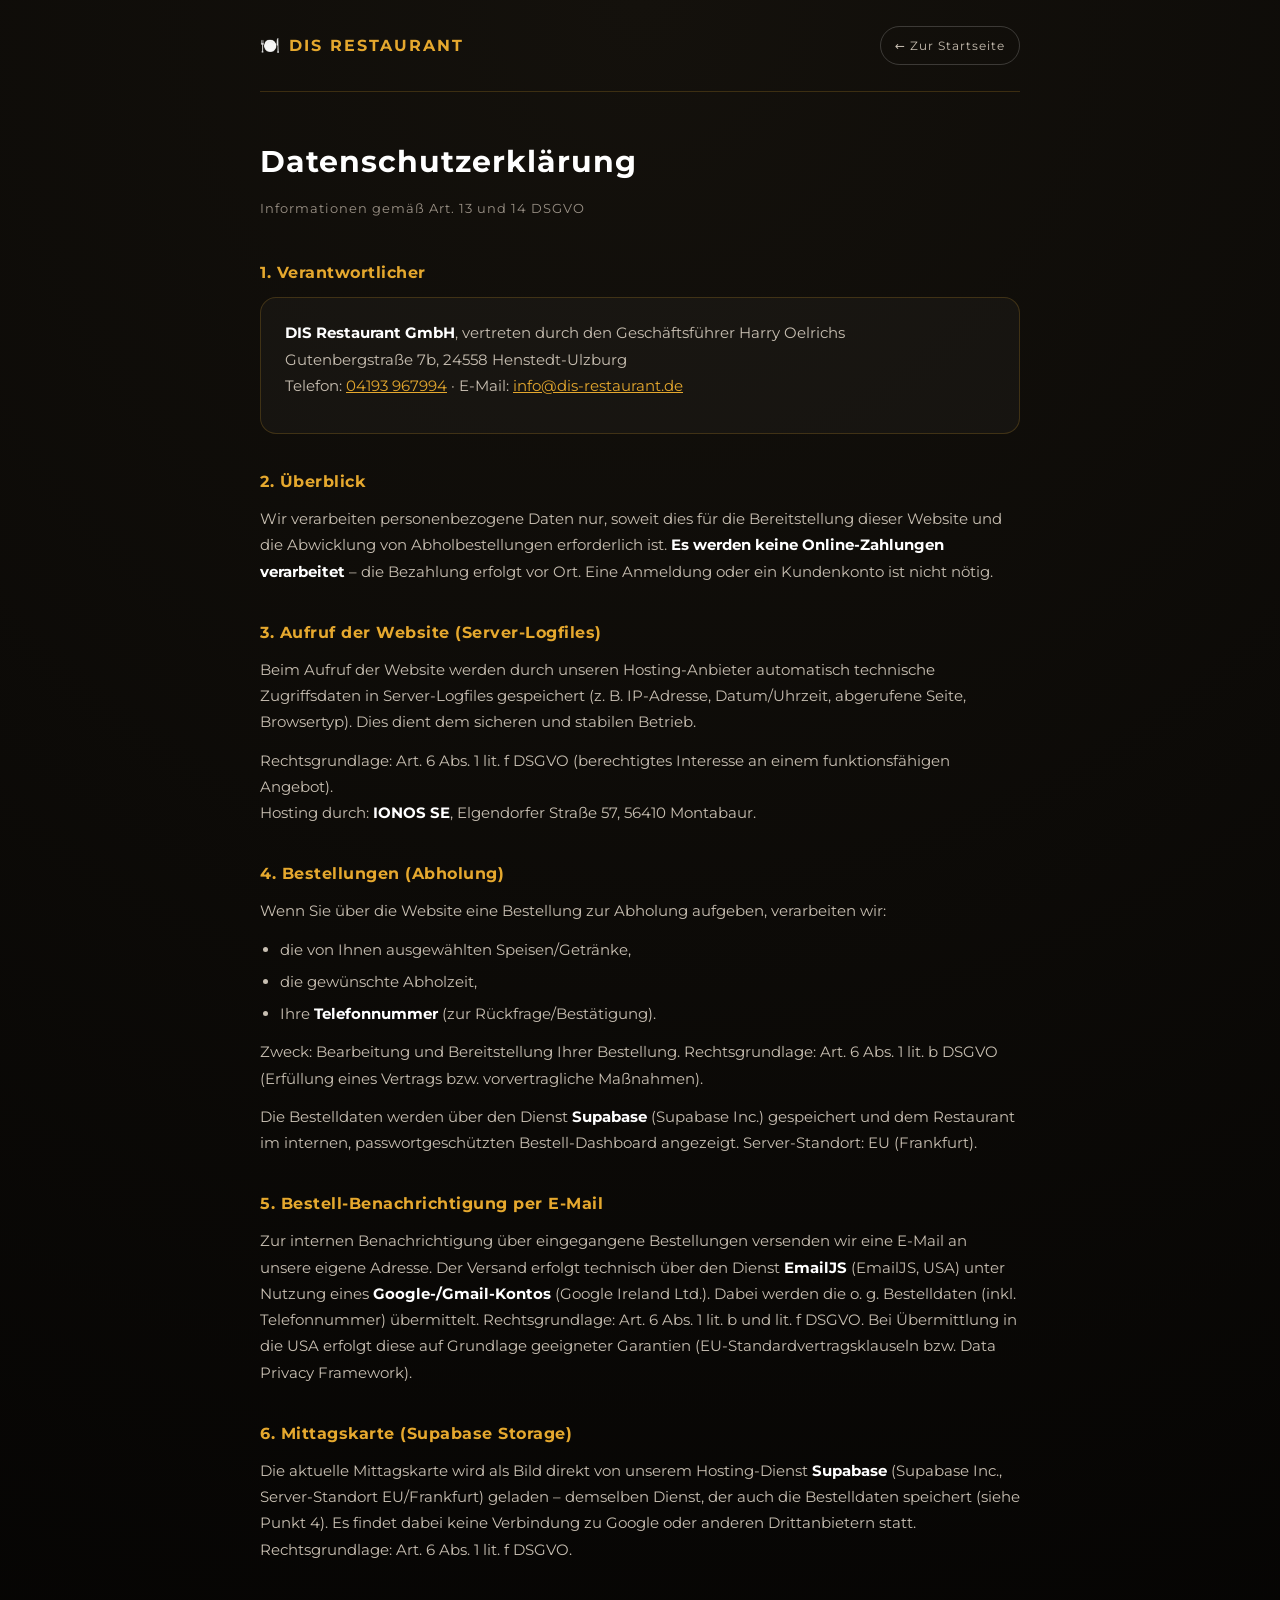
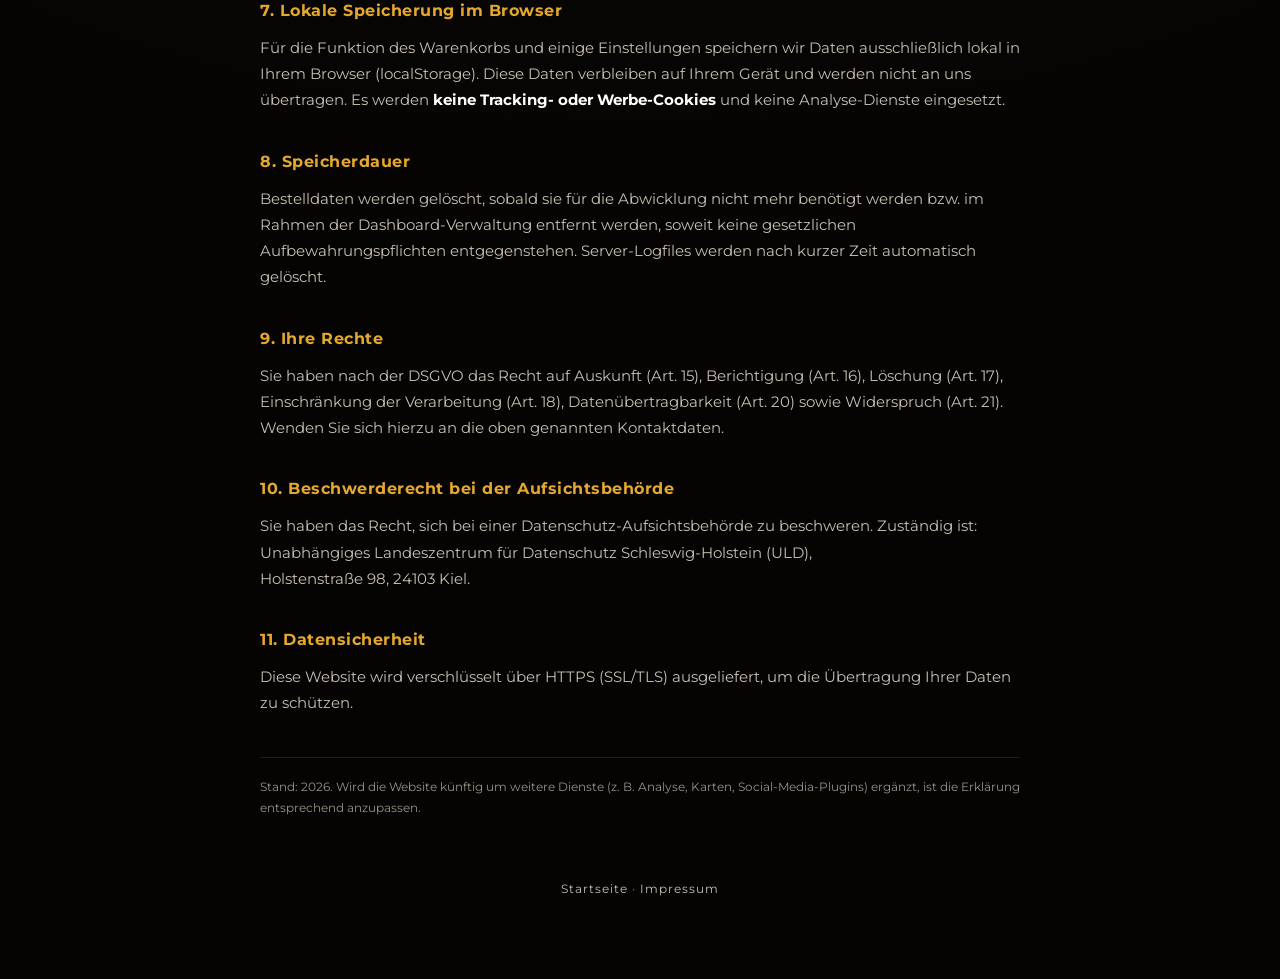
<file: restaurant/datenschutz.html>
<!DOCTYPE html>
<html lang="de">
<head>
  <meta charset="UTF-8">
  <meta name="viewport" content="width=device-width, initial-scale=1.0">
  <meta name="robots" content="index,follow">
  <meta name="description" content="Datenschutzerklärung des DIS Restaurant Henstedt-Ulzburg – Informationen zum Umgang mit personenbezogenen Daten gemäß DSGVO.">
  <link rel="canonical" href="https://dis-restaurant.de/datenschutz.html">
  <title>Datenschutzerklärung · DIS Restaurant Henstedt-Ulzburg</title>
  <link rel="icon" href="data:image/svg+xml,<svg xmlns='http://www.w3.org/2000/svg' viewBox='0 0 100 100'><text y='.9em' font-size='90'>🍽️</text></svg>">
  <link rel="preload" href="../fonts/montserrat-latin-700-normal.woff2" as="font" type="font/woff2" crossorigin>
  <style>
    @font-face { font-family:'Montserrat'; font-weight:400; font-display:swap; src:url('../fonts/montserrat-latin-400-normal.woff2') format('woff2'); }
    @font-face { font-family:'Montserrat'; font-weight:500; font-display:swap; src:url('../fonts/montserrat-latin-500-normal.woff2') format('woff2'); }
    @font-face { font-family:'Montserrat'; font-weight:700; font-display:swap; src:url('../fonts/montserrat-latin-700-normal.woff2') format('woff2'); }
    :root { --gold:#e5a82e; --gold-light:#f4c752; --gray:#9a9186; --gray-light:#c8bfb2; }
    * { margin:0; padding:0; box-sizing:border-box; }
    body { font-family:'Montserrat',system-ui,sans-serif; background:radial-gradient(circle at 50% 0%, #14110c, #050403 70%); color:#e9e2d6; line-height:1.75; padding:0 20px 80px; -webkit-font-smoothing:antialiased; }
    .wrap { max-width:760px; margin:0 auto; }
    header { display:flex; align-items:center; justify-content:space-between; padding:26px 0; border-bottom:1px solid rgba(229,168,46,.2); margin-bottom:44px; flex-wrap:wrap; gap:12px; }
    .logo { font-weight:700; letter-spacing:2px; color:var(--gold); font-size:16px; }
    .back { color:var(--gray-light); text-decoration:none; font-size:12px; letter-spacing:1px; border:1px solid rgba(255,255,255,.18); padding:8px 14px; border-radius:100px; }
    .back:hover { color:var(--gold); border-color:rgba(229,168,46,.5); }
    h1 { font-size:30px; color:#fff; letter-spacing:1px; margin-bottom:8px; }
    .sub { color:var(--gray); font-size:13px; letter-spacing:1px; margin-bottom:40px; }
    h2 { font-size:16px; color:var(--gold); letter-spacing:.5px; margin:34px 0 10px; }
    h3 { font-size:14px; color:#fff; margin:20px 0 6px; }
    p { margin-bottom:12px; color:var(--gray-light); font-size:15px; }
    ul { margin:0 0 12px 20px; color:var(--gray-light); font-size:15px; }
    li { margin-bottom:6px; }
    strong { color:#fff; }
    a { color:var(--gold); }
    .box { background:rgba(255,255,255,.03); border:1px solid rgba(229,168,46,.2); border-radius:16px; padding:22px 24px; margin:8px 0 4px; }
    .note { font-size:12px; color:var(--gray); margin-top:40px; border-top:1px solid rgba(255,255,255,.1); padding-top:18px; }
    footer { max-width:760px; margin:60px auto 0; text-align:center; color:var(--gray); font-size:12px; letter-spacing:1px; }
    footer a { color:var(--gray-light); text-decoration:none; }
    footer a:hover { color:var(--gold); }
  </style>
</head>
<body>
  <div class="wrap">
    <header>
      <span class="logo">🍽️ DIS RESTAURANT</span>
      <a class="back" href="index.html">← Zur Startseite</a>
    </header>

    <h1>Datenschutzerklärung</h1>
    <p class="sub">Informationen gemäß Art. 13 und 14 DSGVO</p>

    <h2>1. Verantwortlicher</h2>
    <div class="box">
      <p><strong>DIS Restaurant GmbH</strong>, vertreten durch den Geschäftsführer Harry Oelrichs<br>
      Gutenbergstraße 7b, 24558 Henstedt-Ulzburg<br>
      Telefon: <a href="tel:04193967994">04193 967994</a> · E-Mail: <a href="mailto:info@dis-restaurant.de">info@dis-restaurant.de</a></p>
    </div>

    <h2>2. Überblick</h2>
    <p>Wir verarbeiten personenbezogene Daten nur, soweit dies für die Bereitstellung dieser Website und
    die Abwicklung von Abholbestellungen erforderlich ist. <strong>Es werden keine Online-Zahlungen
    verarbeitet</strong> – die Bezahlung erfolgt vor Ort. Eine Anmeldung oder ein Kundenkonto ist nicht nötig.</p>

    <h2>3. Aufruf der Website (Server-Logfiles)</h2>
    <p>Beim Aufruf der Website werden durch unseren Hosting-Anbieter automatisch technische Zugriffsdaten in
    Server-Logfiles gespeichert (z. B. IP-Adresse, Datum/Uhrzeit, abgerufene Seite, Browsertyp). Dies dient
    dem sicheren und stabilen Betrieb.</p>
    <p>Rechtsgrundlage: Art. 6 Abs. 1 lit. f DSGVO (berechtigtes Interesse an einem funktionsfähigen Angebot).<br>
    Hosting durch: <strong>IONOS SE</strong>, Elgendorfer Straße 57, 56410 Montabaur.</p>

    <h2>4. Bestellungen (Abholung)</h2>
    <p>Wenn Sie über die Website eine Bestellung zur Abholung aufgeben, verarbeiten wir:</p>
    <ul>
      <li>die von Ihnen ausgewählten Speisen/Getränke,</li>
      <li>die gewünschte Abholzeit,</li>
      <li>Ihre <strong>Telefonnummer</strong> (zur Rückfrage/Bestätigung).</li>
    </ul>
    <p>Zweck: Bearbeitung und Bereitstellung Ihrer Bestellung. Rechtsgrundlage: Art. 6 Abs. 1 lit. b DSGVO
    (Erfüllung eines Vertrags bzw. vorvertragliche Maßnahmen).</p>
    <p>Die Bestelldaten werden über den Dienst <strong>Supabase</strong> (Supabase Inc.) gespeichert und dem
    Restaurant im internen, passwortgeschützten Bestell-Dashboard angezeigt. Server-Standort: EU (Frankfurt).</p>

    <h2>5. Bestell-Benachrichtigung per E-Mail</h2>
    <p>Zur internen Benachrichtigung über eingegangene Bestellungen versenden wir eine E-Mail an unsere eigene
    Adresse. Der Versand erfolgt technisch über den Dienst <strong>EmailJS</strong> (EmailJS, USA) unter Nutzung
    eines <strong>Google-/Gmail-Kontos</strong> (Google Ireland Ltd.). Dabei werden die o. g. Bestelldaten
    (inkl. Telefonnummer) übermittelt. Rechtsgrundlage: Art. 6 Abs. 1 lit. b und lit. f DSGVO. Bei
    Übermittlung in die USA erfolgt diese auf Grundlage geeigneter Garantien (EU-Standardvertragsklauseln bzw.
    Data Privacy Framework).</p>

    <h2>6. Mittagskarte (Supabase Storage)</h2>
    <p>Die aktuelle Mittagskarte wird als Bild direkt von unserem Hosting-Dienst <strong>Supabase</strong>
    (Supabase Inc., Server-Standort EU/Frankfurt) geladen – demselben Dienst, der auch die Bestelldaten
    speichert (siehe Punkt 4). Es findet dabei keine Verbindung zu Google oder anderen Drittanbietern statt.
    Rechtsgrundlage: Art. 6 Abs. 1 lit. f DSGVO.</p>

    <h2>7. Lokale Speicherung im Browser</h2>
    <p>Für die Funktion des Warenkorbs und einige Einstellungen speichern wir Daten ausschließlich lokal in
    Ihrem Browser (localStorage). Diese Daten verbleiben auf Ihrem Gerät und werden nicht an uns übertragen.
    Es werden <strong>keine Tracking- oder Werbe-Cookies</strong> und keine Analyse-Dienste eingesetzt.</p>

    <h2>8. Speicherdauer</h2>
    <p>Bestelldaten werden gelöscht, sobald sie für die Abwicklung nicht mehr benötigt werden bzw. im Rahmen
    der Dashboard-Verwaltung entfernt werden, soweit keine gesetzlichen Aufbewahrungspflichten entgegenstehen.
    Server-Logfiles werden nach kurzer Zeit automatisch gelöscht.</p>

    <h2>9. Ihre Rechte</h2>
    <p>Sie haben nach der DSGVO das Recht auf Auskunft (Art. 15), Berichtigung (Art. 16), Löschung (Art. 17),
    Einschränkung der Verarbeitung (Art. 18), Datenübertragbarkeit (Art. 20) sowie Widerspruch (Art. 21).
    Wenden Sie sich hierzu an die oben genannten Kontaktdaten.</p>

    <h2>10. Beschwerderecht bei der Aufsichtsbehörde</h2>
    <p>Sie haben das Recht, sich bei einer Datenschutz-Aufsichtsbehörde zu beschweren. Zuständig ist:<br>
    Unabhängiges Landeszentrum für Datenschutz Schleswig-Holstein (ULD),<br>
    Holstenstraße 98, 24103 Kiel.</p>

    <h2>11. Datensicherheit</h2>
    <p>Diese Website wird verschlüsselt über HTTPS (SSL/TLS) ausgeliefert, um die Übertragung Ihrer Daten zu
    schützen.</p>

    <p class="note">Stand: 2026. Wird die Website künftig um weitere Dienste (z. B. Analyse, Karten,
    Social-Media-Plugins) ergänzt, ist die Erklärung entsprechend anzupassen.</p>
  </div>

  <footer>
    <a href="index.html">Startseite</a> · <a href="impressum.html">Impressum</a>
  </footer>
</body>
</html>
</file>
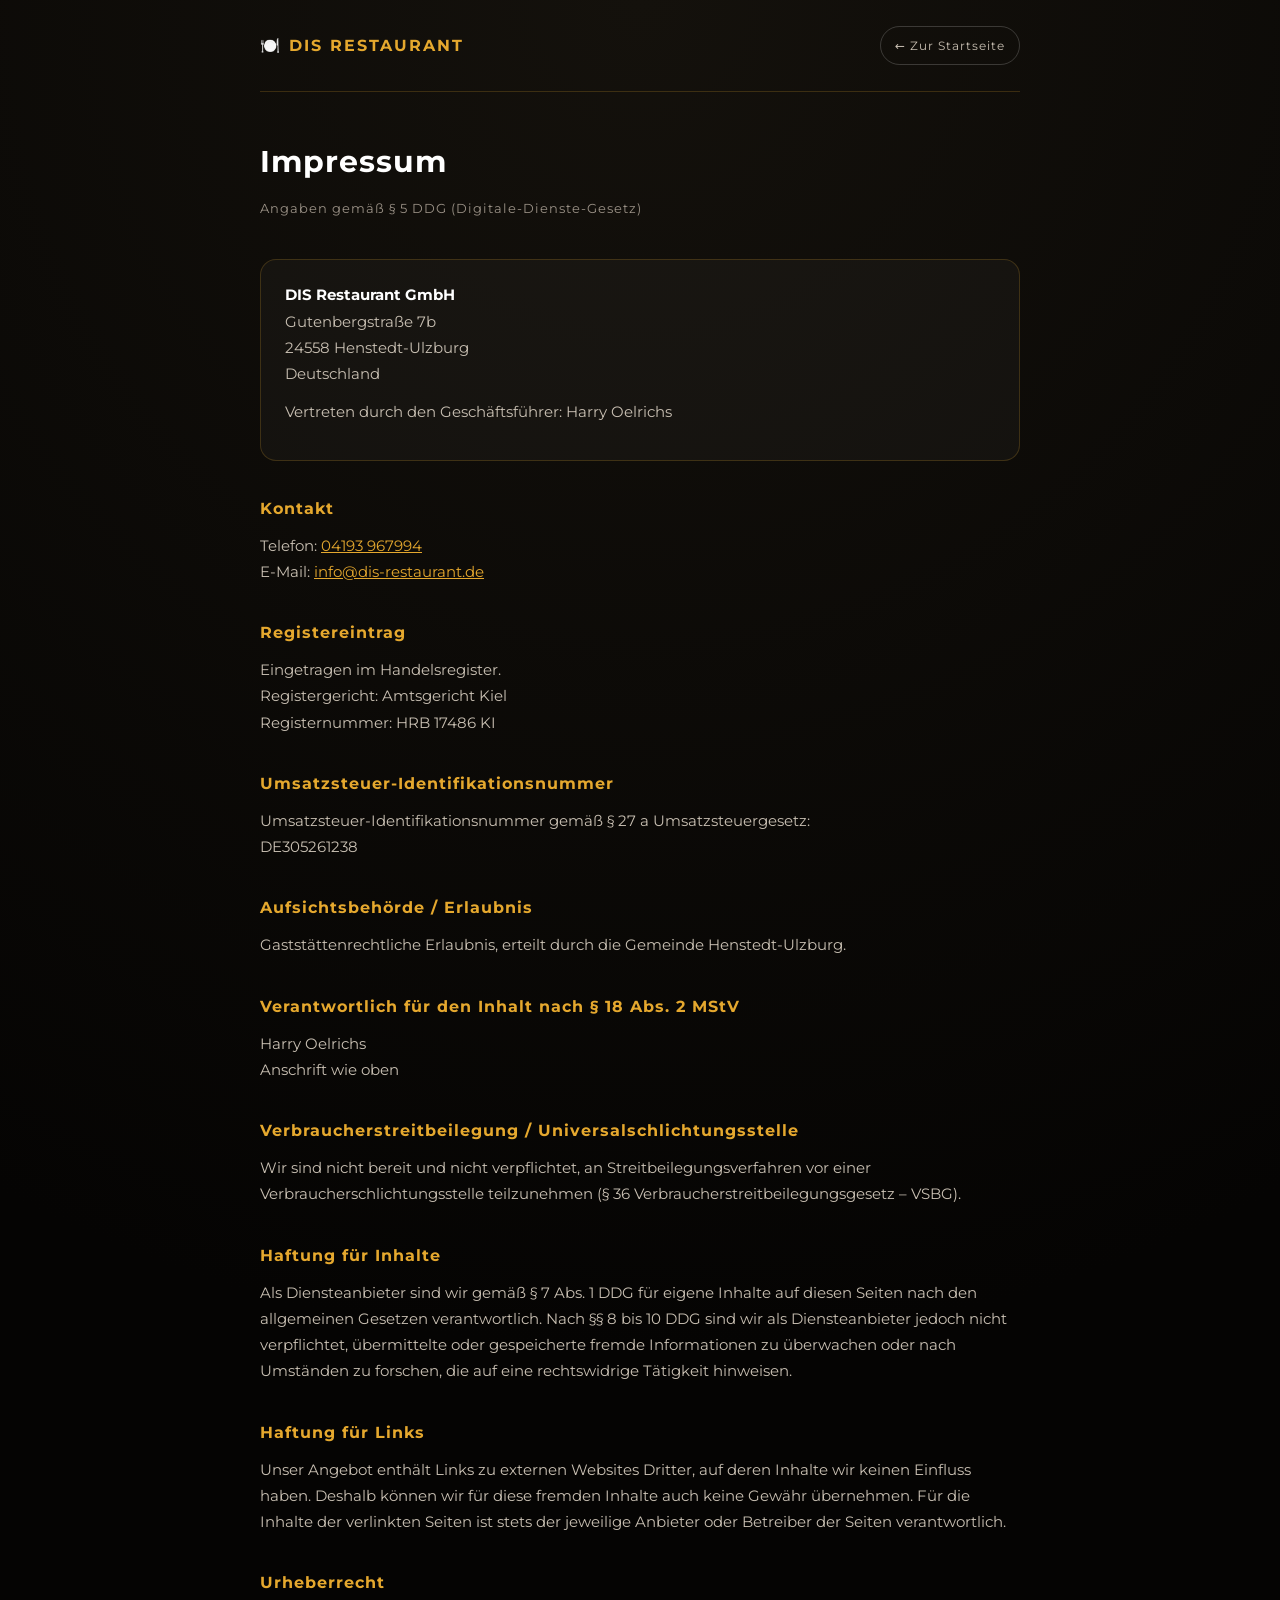
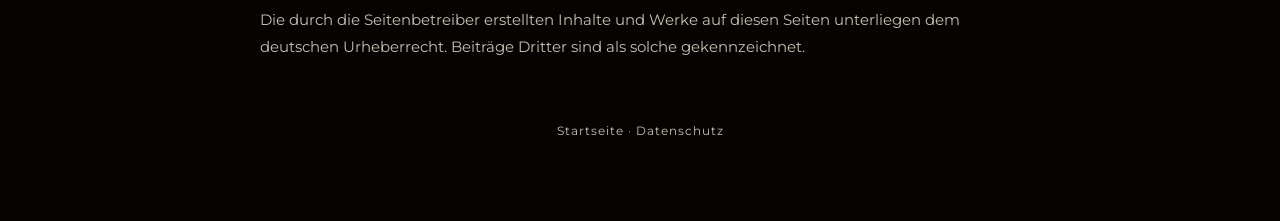
<file: restaurant/impressum.html>
<!DOCTYPE html>
<html lang="de">
<head>
  <meta charset="UTF-8">
  <meta name="viewport" content="width=device-width, initial-scale=1.0">
  <meta name="robots" content="index,follow">
  <meta name="description" content="Impressum der DIS Restaurant GmbH in Henstedt-Ulzburg – Kontakt, Anschrift und rechtliche Angaben gemäß § 5 DDG.">
  <link rel="canonical" href="https://dis-restaurant.de/impressum.html">
  <title>Impressum · DIS Restaurant Henstedt-Ulzburg</title>
  <link rel="icon" href="data:image/svg+xml,<svg xmlns='http://www.w3.org/2000/svg' viewBox='0 0 100 100'><text y='.9em' font-size='90'>🍽️</text></svg>">
  <link rel="preload" href="../fonts/montserrat-latin-700-normal.woff2" as="font" type="font/woff2" crossorigin>
  <style>
    @font-face { font-family:'Montserrat'; font-weight:400; font-display:swap; src:url('../fonts/montserrat-latin-400-normal.woff2') format('woff2'); }
    @font-face { font-family:'Montserrat'; font-weight:500; font-display:swap; src:url('../fonts/montserrat-latin-500-normal.woff2') format('woff2'); }
    @font-face { font-family:'Montserrat'; font-weight:700; font-display:swap; src:url('../fonts/montserrat-latin-700-normal.woff2') format('woff2'); }
    :root { --gold:#e5a82e; --gold-light:#f4c752; --gray:#9a9186; --gray-light:#c8bfb2; }
    * { margin:0; padding:0; box-sizing:border-box; }
    body { font-family:'Montserrat',system-ui,sans-serif; background:radial-gradient(circle at 50% 0%, #14110c, #050403 70%); color:#e9e2d6; line-height:1.75; padding:0 20px 80px; -webkit-font-smoothing:antialiased; }
    .wrap { max-width:760px; margin:0 auto; }
    header { display:flex; align-items:center; justify-content:space-between; padding:26px 0; border-bottom:1px solid rgba(229,168,46,.2); margin-bottom:44px; flex-wrap:wrap; gap:12px; }
    .logo { font-weight:700; letter-spacing:2px; color:var(--gold); font-size:16px; }
    .back { color:var(--gray-light); text-decoration:none; font-size:12px; letter-spacing:1px; border:1px solid rgba(255,255,255,.18); padding:8px 14px; border-radius:100px; }
    .back:hover { color:var(--gold); border-color:rgba(229,168,46,.5); }
    h1 { font-size:30px; color:#fff; letter-spacing:1px; margin-bottom:8px; }
    h1 .g { color:var(--gold); }
    .sub { color:var(--gray); font-size:13px; letter-spacing:1px; margin-bottom:40px; }
    h2 { font-size:16px; color:var(--gold); letter-spacing:1px; margin:34px 0 10px; }
    p { margin-bottom:12px; color:var(--gray-light); font-size:15px; }
    strong { color:#fff; }
    a { color:var(--gold); }
    .box { background:rgba(255,255,255,.03); border:1px solid rgba(229,168,46,.2); border-radius:16px; padding:22px 24px; margin:8px 0 4px; }
    footer { max-width:760px; margin:60px auto 0; text-align:center; color:var(--gray); font-size:12px; letter-spacing:1px; }
    footer a { color:var(--gray-light); text-decoration:none; }
    footer a:hover { color:var(--gold); }
  </style>
</head>
<body>
  <div class="wrap">
    <header>
      <span class="logo">🍽️ DIS RESTAURANT</span>
      <a class="back" href="index.html">← Zur Startseite</a>
    </header>

    <h1>Impressum</h1>
    <p class="sub">Angaben gemäß § 5 DDG (Digitale-Dienste-Gesetz)</p>

    <div class="box">
      <p><strong>DIS Restaurant GmbH</strong><br>
      Gutenbergstraße 7b<br>
      24558 Henstedt-Ulzburg<br>
      Deutschland</p>
      <p>Vertreten durch den Geschäftsführer: Harry Oelrichs</p>
    </div>

    <h2>Kontakt</h2>
    <p>Telefon: <a href="tel:04193967994">04193 967994</a><br>
    E-Mail: <a href="mailto:info@dis-restaurant.de">info@dis-restaurant.de</a></p>

    <h2>Registereintrag</h2>
    <p>Eingetragen im Handelsregister.<br>
    Registergericht: Amtsgericht Kiel<br>
    Registernummer: HRB 17486 KI</p>

    <h2>Umsatzsteuer-Identifikationsnummer</h2>
    <p>Umsatzsteuer-Identifikationsnummer gemäß § 27 a Umsatzsteuergesetz:<br>
    DE305261238</p>

    <h2>Aufsichtsbehörde / Erlaubnis</h2>
    <p>Gaststättenrechtliche Erlaubnis, erteilt durch die Gemeinde Henstedt-Ulzburg.</p>

    <h2>Verantwortlich für den Inhalt nach § 18 Abs. 2 MStV</h2>
    <p>Harry Oelrichs<br>
    Anschrift wie oben</p>

    <h2>Verbraucherstreitbeilegung / Universalschlichtungsstelle</h2>
    <p>Wir sind nicht bereit und nicht verpflichtet, an Streitbeilegungsverfahren vor einer
    Verbraucherschlichtungsstelle teilzunehmen (§ 36 Verbraucherstreitbeilegungsgesetz – VSBG).</p>

    <h2>Haftung für Inhalte</h2>
    <p>Als Diensteanbieter sind wir gemäß § 7 Abs. 1 DDG für eigene Inhalte auf diesen Seiten nach den
    allgemeinen Gesetzen verantwortlich. Nach §§ 8 bis 10 DDG sind wir als Diensteanbieter jedoch nicht
    verpflichtet, übermittelte oder gespeicherte fremde Informationen zu überwachen oder nach Umständen zu
    forschen, die auf eine rechtswidrige Tätigkeit hinweisen.</p>

    <h2>Haftung für Links</h2>
    <p>Unser Angebot enthält Links zu externen Websites Dritter, auf deren Inhalte wir keinen Einfluss haben.
    Deshalb können wir für diese fremden Inhalte auch keine Gewähr übernehmen. Für die Inhalte der verlinkten
    Seiten ist stets der jeweilige Anbieter oder Betreiber der Seiten verantwortlich.</p>

    <h2>Urheberrecht</h2>
    <p>Die durch die Seitenbetreiber erstellten Inhalte und Werke auf diesen Seiten unterliegen dem deutschen
    Urheberrecht. Beiträge Dritter sind als solche gekennzeichnet.</p>

  </div>

  <footer>
    <a href="index.html">Startseite</a> · <a href="datenschutz.html">Datenschutz</a>
  </footer>
</body>
</html>
</file>
<file: css/style.css>
/* ============================================================
   DIS BRANDING — Epic 3D Website
   ============================================================ */

/* ---------- Local Fonts ---------- */
@font-face {
  font-family: 'Space Grotesk'; font-style: normal; font-weight: 400;
  font-display: swap;
  src: url('../fonts/space-grotesk-latin-400-normal.woff2') format('woff2');
}
@font-face {
  font-family: 'Space Grotesk'; font-style: normal; font-weight: 500;
  font-display: swap;
  src: url('../fonts/space-grotesk-latin-500-normal.woff2') format('woff2');
}
@font-face {
  font-family: 'Space Grotesk'; font-style: normal; font-weight: 700;
  font-display: swap;
  src: url('../fonts/space-grotesk-latin-700-normal.woff2') format('woff2');
}
@font-face {
  font-family: 'Syne'; font-style: normal; font-weight: 600;
  font-display: swap;
  src: url('../fonts/syne-latin-600-normal.woff2') format('woff2');
}
@font-face {
  font-family: 'Syne'; font-style: normal; font-weight: 700;
  font-display: swap;
  src: url('../fonts/syne-latin-700-normal.woff2') format('woff2');
}
@font-face {
  font-family: 'Syne'; font-style: normal; font-weight: 800;
  font-display: swap;
  src: url('../fonts/syne-latin-800-normal.woff2') format('woff2');
}

:root {
  --bg: #05050f;
  --bg-soft: #0a0a1c;
  --ink: #f2f2fa;
  --ink-dim: #9a9ab8;
  --violet: #8b5cf6;
  --magenta: #ec4899;
  --cyan: #22d3ee;
  --grad: linear-gradient(100deg, var(--cyan), var(--violet) 50%, var(--magenta));
  --font-display: 'Syne', sans-serif;
  --font-body: 'Space Grotesk', sans-serif;
  --ease-out: cubic-bezier(.16, 1, .3, 1);
}

* { margin: 0; padding: 0; box-sizing: border-box; }

html { scroll-behavior: smooth; }

body {
  background: var(--bg);
  color: var(--ink);
  font-family: var(--font-body);
  overflow-x: hidden;
  line-height: 1.6;
  cursor: none;
}

@media (hover: none), (max-width: 768px) {
  body { cursor: auto; }
  .cursor-dot, .cursor-ring { display: none; }
}

::selection { background: var(--violet); color: #fff; }

/* ---------- Loader ---------- */
#loader {
  position: fixed; inset: 0; z-index: 1000;
  background: var(--bg);
  display: flex; align-items: center; justify-content: center;
  transition: opacity .8s var(--ease-out), visibility .8s;
}
#loader.done { opacity: 0; visibility: hidden; }
.loader-inner { text-align: center; }
.loader-diamond {
  width: 42px; height: 42px; margin: 0 auto 24px;
  background: var(--grad);
  transform: rotate(45deg);
  animation: diamondSpin 1.4s var(--ease-out) infinite;
  box-shadow: 0 0 40px rgba(139, 92, 246, .6);
}
@keyframes diamondSpin {
  0% { transform: rotate(45deg) scale(1); border-radius: 4px; }
  50% { transform: rotate(225deg) scale(.75); border-radius: 50%; }
  100% { transform: rotate(405deg) scale(1); border-radius: 4px; }
}
.loader-text {
  font-family: var(--font-display); font-weight: 800;
  letter-spacing: .35em; font-size: .8rem; color: var(--ink-dim);
}
.loader-bar {
  width: 180px; height: 2px; margin: 18px auto 0;
  background: rgba(255,255,255,.08); border-radius: 2px; overflow: hidden;
}
.loader-bar-fill {
  height: 100%; width: 0%; background: var(--grad);
  animation: loadFill 1.6s var(--ease-out) forwards;
}
@keyframes loadFill { to { width: 100%; } }

/* ---------- Custom Cursor ---------- */
.cursor-dot, .cursor-ring {
  position: fixed; top: 0; left: 0; z-index: 999;
  pointer-events: none; border-radius: 50%;
  transform: translate(-50%, -50%);
}
.cursor-dot {
  width: 8px; height: 8px; background: var(--cyan);
  box-shadow: 0 0 12px var(--cyan);
}
.cursor-ring {
  width: 38px; height: 38px;
  border: 1px solid rgba(139, 92, 246, .7);
  transition: width .25s, height .25s, border-color .25s, background .25s;
}
.cursor-ring.hovering {
  width: 64px; height: 64px;
  border-color: var(--magenta);
  background: rgba(236, 72, 153, .08);
}

/* ---------- Canvas & Noise ---------- */
#scene {
  position: fixed; inset: 0;
  width: 100%; height: 100%;
  z-index: 0;
}
/* Graceful fallback when WebGL is unavailable/blocked: a static
   gradient stands in for the 3D scene instead of a blank canvas. */
body.no-3d #scene { display: none; }
body.no-3d {
  background:
    radial-gradient(ellipse 60% 45% at 50% 30%, rgba(139, 92, 246, .28), transparent 60%),
    radial-gradient(ellipse 50% 40% at 20% 80%, rgba(34, 211, 238, .16), transparent 60%),
    radial-gradient(ellipse 50% 40% at 85% 75%, rgba(236, 72, 153, .16), transparent 60%),
    var(--bg);
}
.noise {
  position: fixed; inset: 0; z-index: 2; pointer-events: none;
  opacity: .05;
  background-image: url("data:image/svg+xml,%3Csvg xmlns='http://www.w3.org/2000/svg' width='120' height='120'%3E%3Cfilter id='n'%3E%3CfeTurbulence type='fractalNoise' baseFrequency='0.9' numOctaves='2'/%3E%3C/filter%3E%3Crect width='120' height='120' filter='url(%23n)' opacity='1'/%3E%3C/svg%3E");
}

/* ---------- Typography Helpers ---------- */
.gradient-text {
  background: var(--grad);
  -webkit-background-clip: text; background-clip: text;
  -webkit-text-fill-color: transparent; color: transparent;
}
.glow-text { text-shadow: 0 0 60px rgba(139, 92, 246, .55); }
.thin { font-weight: 400; opacity: .75; }

/* ---------- Navigation ---------- */
.nav {
  position: fixed; top: 0; left: 0; right: 0; z-index: 100;
  display: flex; align-items: center; justify-content: space-between;
  padding: 22px clamp(20px, 5vw, 64px);
  transition: background .4s, backdrop-filter .4s, padding .4s;
}
.nav.scrolled {
  background: rgba(5, 5, 15, .72);
  backdrop-filter: blur(16px);
  -webkit-backdrop-filter: blur(16px);
  padding-top: 14px; padding-bottom: 14px;
  border-bottom: 1px solid rgba(255,255,255,.06);
}
.nav-logo {
  font-family: var(--font-display); font-weight: 800;
  font-size: 1.15rem; letter-spacing: .12em;
  color: var(--ink); text-decoration: none;
  display: flex; align-items: center; gap: 8px;
}
.nav-logo-mark {
  background: var(--grad);
  -webkit-background-clip: text; background-clip: text;
  -webkit-text-fill-color: transparent;
  filter: drop-shadow(0 0 8px rgba(139,92,246,.8));
}
.nav-links { display: flex; align-items: center; gap: clamp(18px, 3vw, 40px); }
.nav-links a {
  color: var(--ink-dim); text-decoration: none;
  font-size: .92rem; letter-spacing: .04em;
  transition: color .3s;
  position: relative;
}
.nav-links a:not(.nav-cta)::after {
  content: ''; position: absolute; left: 0; bottom: -6px;
  width: 0; height: 2px; background: var(--grad);
  transition: width .35s var(--ease-out);
}
.nav-links a:hover { color: var(--ink); }
.nav-links a:not(.nav-cta):hover::after { width: 100%; }
.nav-cta {
  padding: 10px 22px; border-radius: 100px;
  border: 1px solid rgba(139, 92, 246, .5);
  color: var(--ink) !important;
  transition: box-shadow .3s, border-color .3s, background .3s;
}
.nav-cta:hover {
  border-color: var(--violet);
  background: rgba(139, 92, 246, .12);
  box-shadow: 0 0 24px rgba(139, 92, 246, .35);
}
.nav-burger {
  display: none; flex-direction: column; gap: 5px;
  background: none; border: 0; cursor: pointer; padding: 6px;
}
.nav-burger span {
  width: 26px; height: 2px; background: var(--ink);
  transition: transform .3s, opacity .3s;
}
.nav-burger.open span:nth-child(1) { transform: translateY(7px) rotate(45deg); }
.nav-burger.open span:nth-child(2) { opacity: 0; }
.nav-burger.open span:nth-child(3) { transform: translateY(-7px) rotate(-45deg); }

.mobile-menu {
  position: fixed; inset: 0; z-index: 90;
  background: rgba(5, 5, 15, .96);
  backdrop-filter: blur(20px);
  display: flex; flex-direction: column;
  align-items: center; justify-content: center; gap: 34px;
  opacity: 0; visibility: hidden;
  transition: opacity .4s, visibility .4s;
}
.mobile-menu.open { opacity: 1; visibility: visible; }
.mobile-menu a {
  font-family: var(--font-display); font-size: 2rem; font-weight: 700;
  color: var(--ink); text-decoration: none;
}

@media (max-width: 768px) {
  .nav-links { display: none; }
  .nav-burger { display: flex; }
}

/* ---------- Hero ---------- */
main { position: relative; z-index: 3; }

.hero {
  min-height: 100vh;
  display: flex; flex-direction: column;
  align-items: center; justify-content: center;
  text-align: center;
  padding: 110px 24px 190px;
  position: relative;
}
.hero-kicker {
  display: inline-flex; align-items: center; gap: 10px;
  font-size: .85rem; letter-spacing: .22em; text-transform: uppercase;
  color: var(--ink-dim);
  border: 1px solid rgba(255,255,255,.1);
  padding: 8px 18px; border-radius: 100px;
  background: rgba(255,255,255,.03);
  backdrop-filter: blur(8px);
  margin-bottom: 34px;
}
.pulse-dot {
  width: 8px; height: 8px; border-radius: 50%;
  background: var(--cyan);
  animation: pulse 2s ease-in-out infinite;
}
@keyframes pulse {
  0%, 100% { box-shadow: 0 0 0 0 rgba(34, 211, 238, .6); }
  50% { box-shadow: 0 0 0 8px rgba(34, 211, 238, 0); }
}
.hero-title {
  font-family: var(--font-display);
  font-weight: 800;
  font-size: clamp(2.3rem, 6.6vw, 5.6rem);
  line-height: 1.04;
  letter-spacing: -.01em;
  text-transform: uppercase;
}
.hero-title .line { display: block; }
.word { display: inline-block; }
.hero-sub {
  max-width: 620px;
  margin: 30px auto 42px;
  color: var(--ink-dim);
  font-size: clamp(1rem, 2vw, 1.2rem);
}
.hero-actions { display: flex; gap: 18px; flex-wrap: wrap; justify-content: center; }

.btn {
  display: inline-flex; align-items: center; gap: 10px;
  padding: 16px 34px; border-radius: 100px;
  font-family: var(--font-body); font-weight: 500; font-size: 1rem;
  text-decoration: none; letter-spacing: .02em;
  transition: transform .3s var(--ease-out), box-shadow .3s, background .3s;
  will-change: transform;
}
.btn-primary {
  background: var(--grad);
  color: #fff;
  box-shadow: 0 8px 40px rgba(139, 92, 246, .45);
}
.btn-primary:hover {
  transform: translateY(-3px) scale(1.03);
  box-shadow: 0 12px 60px rgba(236, 72, 153, .55);
}
.btn-ghost {
  color: var(--ink);
  border: 1px solid rgba(255,255,255,.18);
  background: rgba(255,255,255,.03);
  backdrop-filter: blur(8px);
}
.btn-ghost:hover {
  transform: translateY(-3px);
  border-color: var(--cyan);
  box-shadow: 0 0 30px rgba(34, 211, 238, .25);
}
.btn-arrow { transition: transform .3s var(--ease-out); }
.btn:hover .btn-arrow { transform: translateX(5px); }
.btn-xl { padding: 22px 46px; font-size: clamp(1rem, 2.4vw, 1.3rem); }

.hero-scroll-hint {
  position: absolute; bottom: 110px; left: 50%; transform: translateX(-50%);
  display: flex; flex-direction: column; align-items: center; gap: 8px;
  color: var(--ink-dim); font-size: .75rem; letter-spacing: .2em; text-transform: uppercase;
  animation: floatY 3s ease-in-out infinite;
}
@keyframes floatY { 50% { transform: translateX(-50%) translateY(8px); } }
.mouse {
  width: 24px; height: 38px; border: 1.5px solid rgba(255,255,255,.3);
  border-radius: 14px; display: flex; justify-content: center; padding-top: 7px;
}
.mouse-wheel {
  width: 3px; height: 8px; border-radius: 3px; background: var(--cyan);
  animation: wheel 1.6s ease-in-out infinite;
}
@keyframes wheel { 50% { transform: translateY(9px); opacity: .2; } }

.hero-stats {
  position: absolute; bottom: 28px; left: 50%; transform: translateX(-50%);
  display: flex; gap: clamp(28px, 6vw, 80px);
}
.stat { display: flex; align-items: baseline; gap: 2px; }
.stat-num, .stat-plus {
  font-family: var(--font-display); font-weight: 700;
  font-size: clamp(1.3rem, 3vw, 1.9rem);
}
.stat-plus {
  background: var(--grad);
  -webkit-background-clip: text; background-clip: text;
  -webkit-text-fill-color: transparent;
}
.stat-label { margin-left: 8px; color: var(--ink-dim); font-size: .8rem; }

@media (max-height: 720px), (max-width: 640px) {
  .hero-scroll-hint { display: none; }
}

/* ---------- Marquee ---------- */
.marquee {
  overflow: hidden; white-space: nowrap;
  padding: 26px 0;
  border-top: 1px solid rgba(255,255,255,.06);
  border-bottom: 1px solid rgba(255,255,255,.06);
  background: rgba(255,255,255,.015);
  backdrop-filter: blur(4px);
}
.marquee-track { display: inline-block; animation: marquee 28s linear infinite; }
.marquee-track span {
  font-family: var(--font-display); font-weight: 700;
  font-size: clamp(1.1rem, 2.6vw, 1.7rem);
  letter-spacing: .18em; color: transparent;
  -webkit-text-stroke: 1px rgba(255,255,255,.25);
}
@keyframes marquee { to { transform: translateX(-50%); } }

/* ---------- Sections ---------- */
.section {
  position: relative;
  padding: clamp(90px, 14vh, 160px) clamp(20px, 6vw, 80px);
  max-width: 1280px; margin: 0 auto;
}
.section-head { margin-bottom: clamp(44px, 7vh, 80px); }
.section-tag {
  display: inline-block;
  font-size: .8rem; letter-spacing: .3em; text-transform: uppercase;
  color: var(--cyan); margin-bottom: 16px;
}
.section-title {
  font-family: var(--font-display); font-weight: 800;
  font-size: clamp(2rem, 5.5vw, 4rem);
  line-height: 1.1; text-transform: uppercase;
}

/* ---------- Cards ---------- */
.cards {
  display: grid;
  grid-template-columns: repeat(auto-fit, minmax(260px, 1fr));
  gap: 26px;
}
.card {
  position: relative;
  padding: 40px 32px;
  border-radius: 22px;
  background: linear-gradient(160deg, rgba(255,255,255,.05), rgba(255,255,255,.015));
  border: 1px solid rgba(255,255,255,.08);
  backdrop-filter: blur(12px);
  overflow: hidden;
  transition: border-color .4s, transform .1s;
  transform-style: preserve-3d;
  will-change: transform;
}
.card:hover { border-color: rgba(139, 92, 246, .5); }
.card-glow {
  position: absolute; inset: 0; opacity: 0;
  background: radial-gradient(500px circle at var(--mx, 50%) var(--my, 50%), rgba(139, 92, 246, .18), transparent 45%);
  transition: opacity .4s;
  pointer-events: none;
}
.card:hover .card-glow { opacity: 1; }
.card-icon {
  font-size: 2.2rem; margin-bottom: 22px;
  background: var(--grad);
  -webkit-background-clip: text; background-clip: text;
  -webkit-text-fill-color: transparent;
  filter: drop-shadow(0 0 14px rgba(139, 92, 246, .6));
}
.card h3 {
  font-family: var(--font-display); font-size: 1.35rem;
  margin-bottom: 12px;
}
.card p { color: var(--ink-dim); font-size: .95rem; }
.card-num {
  position: absolute; top: 24px; right: 28px;
  font-family: var(--font-display); font-weight: 800; font-size: 1rem;
  color: transparent;
  -webkit-text-stroke: 1px rgba(255,255,255,.2);
}

/* ---------- Showcase ---------- */
.showcase {
  display: grid;
  grid-template-columns: repeat(auto-fit, minmax(300px, 1fr));
  gap: 30px;
}
.show-item {
  border-radius: 24px; overflow: hidden;
  border: 1px solid rgba(255,255,255,.08);
  background: rgba(255,255,255,.02);
  transition: border-color .4s, transform .1s;
  transform-style: preserve-3d;
  will-change: transform;
}
.show-item:hover { border-color: rgba(34, 211, 238, .5); }
.show-visual {
  height: 300px;
  display: flex; align-items: center; justify-content: center;
  position: relative; overflow: hidden;
}
.show-visual::before {
  content: '';
  position: absolute; inset: -40%;
  background: inherit;
  filter: blur(0px);
  transition: transform .8s var(--ease-out);
}
.show-item:hover .show-visual::before { transform: scale(1.12) rotate(3deg); }
.grad-a { background: linear-gradient(135deg, #1e1b4b, #7c3aed 60%, #ec4899); }
.grad-gold { background: linear-gradient(135deg, #1a0f00, #B8841F 55%, #FFC94D); }
a.show-item { display: block; color: inherit; text-decoration: none; }
.grad-b { background: linear-gradient(135deg, #042f2e, #0e7490 55%, #22d3ee); }
.grad-c { background: linear-gradient(135deg, #2e1065, #4f46e5 55%, #22d3ee); }
.grad-d { background: linear-gradient(135deg, #4a044e, #be185d 55%, #f59e0b); }
.show-emblem {
  position: relative; z-index: 1;
  font-size: 4.5rem; color: rgba(255,255,255,.9);
  text-shadow: 0 0 50px rgba(255,255,255,.6);
  transition: transform .6s var(--ease-out);
}
.show-item:hover .show-emblem { transform: scale(1.25) rotate(12deg); }
.show-info {
  display: flex; align-items: center; justify-content: space-between;
  gap: 14px; flex-wrap: wrap;
  padding: 22px 26px;
}
.show-info h3 { white-space: nowrap; }
.show-info h3 { font-family: var(--font-display); font-size: 1.15rem; }
.show-info p { color: var(--ink-dim); font-size: .85rem; }

/* ---------- Prozess ---------- */
.steps {
  display: grid;
  grid-template-columns: repeat(auto-fit, minmax(220px, 1fr));
  gap: 34px;
}
.step { position: relative; padding-top: 10px; }
.step-num {
  width: 56px; height: 56px; border-radius: 16px;
  display: flex; align-items: center; justify-content: center;
  font-family: var(--font-display); font-weight: 800; font-size: 1.4rem;
  background: linear-gradient(160deg, rgba(139,92,246,.25), rgba(34,211,238,.12));
  border: 1px solid rgba(139, 92, 246, .4);
  box-shadow: 0 0 30px rgba(139, 92, 246, .25);
  margin-bottom: 22px;
}
.step-line {
  position: absolute; top: 38px; left: 70px; right: -20px; height: 1px;
  background: linear-gradient(90deg, rgba(139,92,246,.5), transparent);
}
.step:last-child .step-line { display: none; }
.step h3 { font-family: var(--font-display); font-size: 1.25rem; margin-bottom: 10px; }
.step p { color: var(--ink-dim); font-size: .92rem; }

/* ---------- CTA ---------- */
.cta { text-align: center; }
.cta-inner {
  padding: clamp(60px, 10vh, 110px) clamp(24px, 6vw, 90px);
  border-radius: 32px;
  background:
    radial-gradient(ellipse 80% 120% at 50% -20%, rgba(139, 92, 246, .22), transparent 60%),
    linear-gradient(160deg, rgba(255,255,255,.045), rgba(255,255,255,.01));
  border: 1px solid rgba(255,255,255,.1);
  backdrop-filter: blur(10px);
}
.cta-title {
  font-family: var(--font-display); font-weight: 800;
  font-size: clamp(2.4rem, 7vw, 5.5rem);
  line-height: 1.05; text-transform: uppercase;
  margin-bottom: 24px;
}
.cta-sub {
  color: var(--ink-dim); max-width: 520px;
  margin: 0 auto 44px; font-size: 1.05rem;
}

/* ---------- Footer ---------- */
.footer {
  position: relative; z-index: 3;
  display: flex; align-items: center; justify-content: space-between;
  flex-wrap: wrap; gap: 16px;
  padding: 34px clamp(20px, 6vw, 80px);
  border-top: 1px solid rgba(255,255,255,.06);
  color: var(--ink-dim); font-size: .85rem;
}
.footer-links { display: flex; gap: 24px; }
.footer-links a {
  color: var(--ink-dim); text-decoration: none; transition: color .3s;
}
.footer-links a:hover { color: var(--cyan); }

/* ---------- Reveal Animations ---------- */
.reveal {
  opacity: 0;
  transform: translateY(48px);
  transition: opacity .9s var(--ease-out), transform .9s var(--ease-out);
}
.reveal.visible { opacity: 1; transform: none; }

.reveal-word {
  display: inline-block;
  opacity: 0;
  transform: translateY(110%) rotate(4deg);
  transition: opacity .8s var(--ease-out), transform .8s var(--ease-out);
}
body.loaded .reveal-word { opacity: 1; transform: none; }
body.loaded .hero .reveal { opacity: 1; transform: none; }

/* Staggered word delays */
.reveal-word:nth-child(1) { transition-delay: .05s; }
.line:nth-child(1) .reveal-word:nth-child(2) { transition-delay: .13s; }
.line:nth-child(2) .reveal-word { transition-delay: .22s; }
.line:nth-child(3) .reveal-word:nth-child(1) { transition-delay: .32s; }
.line:nth-child(3) .reveal-word:nth-child(2) { transition-delay: .4s; }
.line:nth-child(3) .reveal-word:nth-child(3) { transition-delay: .48s; }
.hero-kicker { transition-delay: 0s; }
.hero-sub { transition-delay: .55s; }
.hero-actions { transition-delay: .68s; }

@media (prefers-reduced-motion: reduce) {
  *, *::before, *::after {
    animation-duration: .01ms !important;
    animation-iteration-count: 1 !important;
    transition-duration: .01ms !important;
  }
  html { scroll-behavior: auto; }
}
</file>
<file: restaurant/style.css>
/* ============================================================
   DIS RESTAURANT — 3D Animated Preview (by Dis Branding)
   ============================================================ */

@font-face {
  font-family: 'Montserrat'; font-style: normal; font-weight: 400;
  font-display: swap;
  src: url('../fonts/montserrat-latin-400-normal.woff2') format('woff2');
}
@font-face {
  font-family: 'Montserrat'; font-style: normal; font-weight: 500;
  font-display: swap;
  src: url('../fonts/montserrat-latin-500-normal.woff2') format('woff2');
}
@font-face {
  font-family: 'Montserrat'; font-style: normal; font-weight: 700;
  font-display: swap;
  src: url('../fonts/montserrat-latin-700-normal.woff2') format('woff2');
}

:root {
  --gold: #E5A82E;
  --gold-light: #FFC94D;
  --gold-dark: #B8841F;
  --amber: #FF8C42;
  --black: #050403;
  --black-2: #0d0b08;
  --black-3: #14110c;
  --black-4: #1c1812;
  --gray: #8a8378;
  --gray-light: #b5ada0;
  --gold-grad: linear-gradient(100deg, var(--gold-light), var(--gold) 45%, var(--amber));
  --ease-out: cubic-bezier(.16, 1, .3, 1);
}

* { margin: 0; padding: 0; box-sizing: border-box; }
html { scroll-behavior: smooth; }

body {
  font-family: 'Montserrat', Arial, sans-serif;
  background: var(--black);
  color: #fff;
  line-height: 1.6;
  overflow-x: hidden;
}

::selection { background: var(--gold); color: #000; }
img { max-width: 100%; display: block; }
a { text-decoration: none; color: inherit; }
button { font-family: inherit; cursor: pointer; }

/* ---------- Loader ---------- */
#loader {
  position: fixed; inset: 0; z-index: 1000;
  background: var(--black);
  display: flex; align-items: center; justify-content: center;
  transition: opacity .8s var(--ease-out), visibility .8s;
}
#loader.done { opacity: 0; visibility: hidden; }
.loader-inner { text-align: center; }
.loader-cloche {
  width: 64px; height: 64px; margin: 0 auto 20px;
  filter: drop-shadow(0 0 20px rgba(229, 168, 46, .7));
  animation: clochePulse 1.5s ease-in-out infinite;
}
@keyframes clochePulse {
  50% { transform: scale(1.12) rotate(-4deg); filter: drop-shadow(0 0 34px rgba(255, 201, 77, .9)); }
}
.loader-text {
  font-size: .8rem; font-weight: 700;
  letter-spacing: .35em; color: var(--gold);
}
.loader-bar {
  width: 180px; height: 2px; margin: 18px auto 0;
  background: rgba(255,255,255,.08); border-radius: 2px; overflow: hidden;
}
.loader-bar-fill {
  height: 100%; width: 0%;
  background: var(--gold-grad);
  animation: loadFill 1.6s var(--ease-out) forwards;
}
@keyframes loadFill { to { width: 100%; } }

/* ---------- Canvas & Noise ---------- */
#scene { position: fixed; inset: 0; width: 100%; height: 100%; z-index: 0; }
/* Graceful fallback when WebGL is unavailable/blocked: a warm static
   gradient stands in for the 3D scene instead of a blank canvas. */
body.no-3d #scene { display: none; }
body.no-3d {
  background:
    radial-gradient(ellipse 60% 45% at 50% 28%, rgba(229, 168, 46, .22), transparent 60%),
    radial-gradient(ellipse 50% 40% at 15% 80%, rgba(255, 140, 66, .14), transparent 60%),
    var(--black);
}
.noise {
  position: fixed; inset: 0; z-index: 2; pointer-events: none; opacity: .045;
  background-image: url("data:image/svg+xml,%3Csvg xmlns='http://www.w3.org/2000/svg' width='120' height='120'%3E%3Cfilter id='n'%3E%3CfeTurbulence type='fractalNoise' baseFrequency='0.9' numOctaves='2'/%3E%3C/filter%3E%3Crect width='120' height='120' filter='url(%23n)' opacity='1'/%3E%3C/svg%3E");
}

main, footer, nav, .mobile-menu { position: relative; z-index: 3; }

/* ---------- Preview Badge ---------- */
.preview-badge {
  position: fixed; bottom: 18px; left: 18px; z-index: 200;
  font-size: .68rem; letter-spacing: .08em;
  color: var(--gray-light);
  background: rgba(13, 11, 8, .85);
  border: 1px solid rgba(229, 168, 46, .35);
  border-radius: 100px;
  padding: 8px 16px;
  backdrop-filter: blur(10px);
  transition: border-color .3s, color .3s, box-shadow .3s;
}
.preview-badge strong { color: var(--gold); }
.preview-badge:hover {
  border-color: var(--gold);
  color: #fff;
  box-shadow: 0 0 24px rgba(229, 168, 46, .3);
}

/* ---------- Typography Helpers ---------- */
.gold-grad {
  background: var(--gold-grad);
  -webkit-background-clip: text; background-clip: text;
  -webkit-text-fill-color: transparent; color: transparent;
}
.glow-gold { text-shadow: 0 0 50px rgba(229, 168, 46, .45); }

/* ---------- Navigation ---------- */
nav {
  background: transparent;
  padding: 16px clamp(20px, 5vw, 60px);
  display: flex; align-items: center; justify-content: space-between;
  position: fixed; top: 0; left: 0; right: 0; z-index: 100;
  transition: background .4s, backdrop-filter .4s, border-color .4s;
  border-bottom: 1px solid transparent;
}
nav.scrolled {
  background: rgba(5, 4, 3, .8);
  backdrop-filter: blur(16px);
  -webkit-backdrop-filter: blur(16px);
  border-bottom: 1px solid rgba(229, 168, 46, .4);
}
.nav-logo { display: flex; align-items: center; gap: 12px; }
.nav-logo svg {
  width: 40px; height: 40px;
  filter: drop-shadow(0 0 10px rgba(229, 168, 46, .55));
}
.nav-brand {
  font-size: 18px; font-weight: 700; letter-spacing: 4px; color: var(--gold);
}
.nav-links { display: flex; gap: 32px; list-style: none; }
.nav-links a {
  font-size: 11px; letter-spacing: 2px; color: var(--gray-light);
  font-weight: 500; position: relative; transition: color .2s;
}
.nav-links a::after {
  content: ''; position: absolute; left: 0; bottom: -6px;
  width: 0; height: 2px; background: var(--gold-grad);
  transition: width .35s var(--ease-out);
}
.nav-links a:hover { color: var(--gold); }
.nav-links a:hover::after { width: 100%; }
.nav-cta {
  background: var(--gold-grad);
  color: #000;
  padding: 10px 20px;
  font-size: 11px; font-weight: 700; letter-spacing: 2px;
  border: none; border-radius: 100px;
  box-shadow: 0 4px 24px rgba(229, 168, 46, .35);
  transition: transform .3s var(--ease-out), box-shadow .3s;
}
.nav-cta:hover {
  transform: translateY(-2px) scale(1.03);
  box-shadow: 0 8px 34px rgba(255, 201, 77, .5);
}
.hamburger { display: none; flex-direction: column; gap: 5px; cursor: pointer; padding: 4px; }
.hamburger span {
  display: block; width: 24px; height: 2px;
  background: var(--gold); transition: all .3s;
}
.hamburger.open span:nth-child(1) { transform: translateY(7px) rotate(45deg); }
.hamburger.open span:nth-child(2) { opacity: 0; }
.hamburger.open span:nth-child(3) { transform: translateY(-7px) rotate(-45deg); }
.mobile-menu {
  display: none;
  position: fixed; top: 72px; left: 0; right: 0; z-index: 99;
  background: rgba(5, 4, 3, .96);
  backdrop-filter: blur(16px);
  border-top: 1px solid var(--black-4);
  padding: 16px 0;
}
.mobile-menu.open { display: block; }
.mobile-menu a {
  display: block; padding: 14px 24px;
  font-size: 12px; letter-spacing: 2px; color: var(--gray-light);
  border-bottom: 1px solid var(--black-3);
}

@media (max-width: 860px) {
  .nav-links, .nav-cta { display: none; }
  .hamburger { display: flex; }
}

/* ---------- Hero ---------- */
.hero {
  min-height: 100vh;
  display: flex; flex-direction: column;
  align-items: center; justify-content: center;
  text-align: center;
  padding: 130px 24px 160px;
  position: relative;
}
.hero-kicker {
  font-size: 11px; letter-spacing: 5px; color: var(--gold);
  margin-bottom: 24px; font-weight: 500;
}
.hero-divider {
  width: 60px; height: 1px;
  background: var(--gold-grad);
  margin: 0 auto 32px;
  box-shadow: 0 0 12px rgba(229, 168, 46, .8);
}
.hero-title {
  font-size: clamp(30px, 5.4vw, 62px);
  font-weight: 700; line-height: 1.12; letter-spacing: 2px;
  margin-bottom: 22px;
}
.hero-title .line { display: block; }
.word { display: inline-block; }
.hero-sub {
  font-size: 13px; color: var(--gray-light);
  letter-spacing: 3px; margin-bottom: 44px; font-weight: 500;
  text-shadow: 0 1px 4px rgba(0, 0, 0, .95), 0 2px 18px rgba(0, 0, 0, .85);
}
.hero-title { text-shadow: 0 2px 24px rgba(0, 0, 0, .6); }
.hero-buttons { display: flex; gap: 16px; justify-content: center; flex-wrap: wrap; }

.btn-primary {
  display: inline-flex; align-items: center; gap: 8px;
  background: var(--gold-grad);
  color: #000;
  padding: 15px 34px;
  font-size: 11px; letter-spacing: 3px; font-weight: 700;
  border: none; border-radius: 100px;
  box-shadow: 0 8px 36px rgba(229, 168, 46, .4);
  transition: transform .3s var(--ease-out), box-shadow .3s;
}
.btn-primary:hover {
  transform: translateY(-3px) scale(1.03);
  box-shadow: 0 12px 50px rgba(255, 201, 77, .55);
}
.btn-arrow { transition: transform .3s var(--ease-out); }
.btn-primary:hover .btn-arrow { transform: translateX(4px); }
.btn-outline {
  background: rgba(255,255,255,.02);
  color: var(--gold);
  padding: 15px 34px;
  font-size: 11px; letter-spacing: 3px; font-weight: 700;
  border: 1px solid rgba(229, 168, 46, .55);
  border-radius: 100px;
  backdrop-filter: blur(8px);
  transition: transform .3s var(--ease-out), box-shadow .3s, background .3s;
}
.btn-outline:hover {
  transform: translateY(-3px);
  background: rgba(229, 168, 46, .1);
  box-shadow: 0 0 30px rgba(229, 168, 46, .25);
}

.hero-scroll-hint {
  position: absolute; bottom: 44px; left: 50%; transform: translateX(-50%);
  display: flex; flex-direction: column; align-items: center; gap: 8px;
  color: var(--gray); font-size: .7rem; letter-spacing: .2em; text-transform: uppercase;
  animation: floatY 3s ease-in-out infinite;
}
@keyframes floatY { 50% { transform: translateX(-50%) translateY(8px); } }
.mouse {
  width: 24px; height: 38px;
  border: 1.5px solid rgba(229, 168, 46, .4);
  border-radius: 14px;
  display: flex; justify-content: center; padding-top: 7px;
}
.mouse-wheel {
  width: 3px; height: 8px; border-radius: 3px;
  background: var(--gold);
  animation: wheel 1.6s ease-in-out infinite;
}
@keyframes wheel { 50% { transform: translateY(9px); opacity: .2; } }
@media (max-height: 700px) { .hero-scroll-hint { display: none; } }

/* ---------- Highlights ---------- */
.highlights {
  display: grid;
  grid-template-columns: repeat(auto-fit, minmax(180px, 1fr));
  gap: 1px;
  background: rgba(229, 168, 46, .18);
  border-top: 1px solid rgba(229, 168, 46, .18);
  border-bottom: 1px solid rgba(229, 168, 46, .18);
}
.highlight-item {
  background: rgba(5, 4, 3, .82);
  backdrop-filter: blur(6px);
  padding: 36px 20px;
  text-align: center;
  transition: background .4s;
}
.highlight-item:hover { background: rgba(20, 17, 12, .9); }
a.highlight-item { display: block; color: inherit; text-decoration: none; cursor: pointer; }
a.highlight-item:hover { background: rgba(229, 168, 46, .1); }
.highlight-ext {
  display: inline-block; font-size: .75em; margin-left: 2px;
  color: var(--gold); opacity: .75;
  transition: transform .3s var(--ease-out), opacity .3s;
}
a.highlight-item:hover .highlight-ext { transform: translate(2px, -2px); opacity: 1; }
.highlight-icon {
  font-size: 1.8rem; margin-bottom: 12px;
  filter: drop-shadow(0 0 14px rgba(229, 168, 46, .5));
}
.highlight-title {
  font-size: 12px; font-weight: 700; letter-spacing: 2px; color: var(--gold);
}
.highlight-desc { font-size: 12px; color: var(--gray); }

/* ---------- Sections ---------- */
.section-kicker {
  font-size: 11px; letter-spacing: 5px; color: var(--gold);
  text-align: center; margin-bottom: 14px; font-weight: 500;
}
.section-title {
  font-size: clamp(26px, 4.4vw, 44px);
  font-weight: 700; letter-spacing: 2px;
  text-align: center; margin-bottom: 40px;
}

/* ---------- Menu ---------- */
.menu-section {
  padding: clamp(80px, 12vh, 130px) clamp(20px, 5vw, 60px);
  max-width: 1280px; margin: 0 auto;
}
.menu-tabs {
  display: flex; flex-wrap: wrap; justify-content: center;
  gap: 10px; margin-bottom: 44px;
}
.menu-tab {
  background: rgba(255,255,255,.03);
  color: var(--gray-light);
  border: 1px solid rgba(229, 168, 46, .25);
  border-radius: 100px;
  padding: 10px 22px;
  font-size: 11px; font-weight: 700; letter-spacing: 2px;
  backdrop-filter: blur(6px);
  transition: all .3s var(--ease-out);
}
.menu-tab:hover {
  border-color: var(--gold);
  color: var(--gold);
  transform: translateY(-2px);
}
.menu-tab.active {
  background: var(--gold-grad);
  color: #000;
  border-color: transparent;
  box-shadow: 0 6px 26px rgba(229, 168, 46, .4);
}
.menu-panel {
  display: none;
  grid-template-columns: repeat(auto-fill, minmax(280px, 1fr));
  gap: 20px;
}
.sr-only {
  position: absolute; width: 1px; height: 1px;
  padding: 0; margin: -1px; overflow: hidden;
  clip: rect(0, 0, 0, 0); white-space: nowrap; border: 0;
}
.menu-panel.active { display: grid; animation: panelIn .6s var(--ease-out); }
@keyframes panelIn {
  from { opacity: 0; transform: translateY(24px); }
  to { opacity: 1; transform: none; }
}
.menu-card {
  position: relative;
  background: linear-gradient(160deg, rgba(255, 255, 255, .045), rgba(255, 255, 255, .012));
  border: 1px solid rgba(229, 168, 46, .18);
  border-radius: 16px;
  padding: 24px 22px;
  backdrop-filter: blur(10px);
  transition: border-color .35s, transform .35s var(--ease-out), box-shadow .35s;
}
.menu-card:hover {
  border-color: rgba(229, 168, 46, .6);
  transform: translateY(-5px);
  box-shadow: 0 16px 44px rgba(0, 0, 0, .5), 0 0 30px rgba(229, 168, 46, .12);
}
.menu-nr {
  font-size: 10px; letter-spacing: 2px; color: var(--gray);
  margin-bottom: 6px;
}
.menu-name {
  font-size: 15px; font-weight: 700; letter-spacing: 1.5px;
  color: var(--gold-light); margin-bottom: 8px;
}
.menu-desc { font-size: 12.5px; color: var(--gray-light); min-height: 38px; }
.menu-footer {
  display: flex; align-items: center; justify-content: space-between;
  margin-top: 16px;
}
.menu-price { font-size: 16px; font-weight: 700; color: #fff; }
.btn-order-sm {
  background: transparent;
  color: var(--gold);
  border: 1px solid rgba(229, 168, 46, .45);
  border-radius: 100px;
  padding: 7px 16px;
  font-size: 10px; font-weight: 700; letter-spacing: 1.5px;
  transition: all .3s;
}
.btn-order-sm:hover {
  background: var(--gold);
  color: #000;
  box-shadow: 0 0 20px rgba(229, 168, 46, .4);
}
.burger-panel-header {
  grid-column: 1 / -1;
  text-align: center;
  padding: 10px 0 4px;
}
.burger-badge {
  display: inline-block;
  font-size: 20px; font-weight: 700; letter-spacing: 6px;
  color: var(--gold);
  border: 2px solid var(--gold);
  border-radius: 6px;
  padding: 8px 24px;
  margin-bottom: 10px;
  box-shadow: 0 0 30px rgba(229, 168, 46, .25), inset 0 0 20px rgba(229, 168, 46, .08);
}
.burger-panel-header p {
  font-size: 11px; letter-spacing: 3px; color: var(--gray);
}
.menu-note {
  text-align: center; margin-top: 40px;
  font-size: 12px; color: var(--gray);
}
.menu-note a { color: var(--gold); border-bottom: 1px solid rgba(229, 168, 46, .4); }

/* ---------- About ---------- */
.about-section {
  display: grid;
  grid-template-columns: 1fr 1.4fr;
  gap: clamp(40px, 6vw, 90px);
  align-items: center;
  padding: clamp(80px, 12vh, 130px) clamp(20px, 5vw, 60px);
  max-width: 1180px; margin: 0 auto;
}
.about-visual { display: flex; justify-content: center; }
.about-badge-wrap { text-align: center; }
.about-badge {
  width: 200px; height: 200px;
  border: 2px solid var(--gold);
  border-radius: 50%;
  display: flex; align-items: center; justify-content: center;
  position: relative;
  box-shadow: 0 0 60px rgba(229, 168, 46, .25), inset 0 0 40px rgba(229, 168, 46, .08);
  animation: badgeSpinGlow 6s ease-in-out infinite;
}
@keyframes badgeSpinGlow {
  50% { box-shadow: 0 0 90px rgba(255, 201, 77, .4), inset 0 0 50px rgba(229, 168, 46, .14); }
}
.about-badge::before {
  content: '';
  position: absolute; inset: -14px;
  border: 1px dashed rgba(229, 168, 46, .4);
  border-radius: 50%;
  animation: spin 24s linear infinite;
}
@keyframes spin { to { transform: rotate(360deg); } }
.about-badge span {
  font-size: 44px; font-weight: 700; letter-spacing: 8px; color: var(--gold);
}
.about-since {
  margin-top: 22px;
  font-size: 10px; letter-spacing: 4px; color: var(--gray);
}
.about-text { color: var(--gray-light); font-size: 14.5px; margin-bottom: 18px; }
.about-divider {
  width: 60px; height: 1px;
  background: var(--gold-grad);
  margin: 26px 0;
}
.about-tags { font-size: 11px; letter-spacing: 3px; color: var(--gold); font-weight: 500; }
@media (max-width: 820px) {
  .about-section { grid-template-columns: 1fr; text-align: center; }
  .about-content .section-kicker, .about-content .section-title { text-align: center !important; }
  .about-divider { margin: 26px auto; }
}

/* ---------- Services ---------- */
.services-section {
  padding: clamp(70px, 10vh, 110px) clamp(20px, 5vw, 60px);
  max-width: 1080px; margin: 0 auto;
}
.services-grid {
  display: grid;
  grid-template-columns: repeat(auto-fit, minmax(300px, 1fr));
  gap: 24px;
}
.service-card {
  position: relative; overflow: hidden;
  display: flex; gap: 20px; align-items: flex-start;
  background: linear-gradient(160deg, rgba(255,255,255,.05), rgba(255,255,255,.015));
  border: 1px solid rgba(229, 168, 46, .2);
  border-radius: 20px;
  padding: 32px 28px;
  backdrop-filter: blur(10px);
  transform-style: preserve-3d;
  will-change: transform;
  transition: border-color .4s;
}
.service-card:hover { border-color: rgba(229, 168, 46, .6); }
.card-glow {
  position: absolute; inset: 0; opacity: 0; pointer-events: none;
  background: radial-gradient(420px circle at var(--mx, 50%) var(--my, 50%), rgba(229, 168, 46, .16), transparent 45%);
  transition: opacity .4s;
}
.service-card:hover .card-glow { opacity: 1; }
.service-icon {
  font-size: 1.9rem;
  filter: drop-shadow(0 0 14px rgba(229, 168, 46, .5));
}
.service-title {
  font-size: 13px; font-weight: 700; letter-spacing: 2px;
  color: var(--gold); margin-bottom: 8px;
}
.service-desc { font-size: 13px; color: var(--gray-light); }

/* ---------- Payment ---------- */
.payment-section {
  display: grid;
  grid-template-columns: 1fr 1fr;
  gap: clamp(30px, 5vw, 70px);
  padding: clamp(60px, 9vh, 100px) clamp(20px, 5vw, 60px);
  max-width: 1080px; margin: 0 auto;
}
.payment-section h3 {
  font-size: 14px; font-weight: 700; letter-spacing: 3px;
  color: var(--gold); margin-bottom: 20px;
}
.payment-pills { display: flex; flex-wrap: wrap; gap: 10px; }
.payment-pill {
  font-size: 10px; font-weight: 700; letter-spacing: 1.5px;
  color: var(--gray-light);
  border: 1px solid rgba(229, 168, 46, .3);
  border-radius: 100px;
  padding: 8px 16px;
  background: rgba(255,255,255,.02);
  transition: all .3s;
}
.payment-pill:hover { border-color: var(--gold); color: var(--gold); }
.order-cta {
  background: linear-gradient(160deg, rgba(229, 168, 46, .12), rgba(229, 168, 46, .03));
  border: 1px solid rgba(229, 168, 46, .35);
  border-radius: 20px;
  padding: 30px 28px;
}
.order-cta p { font-size: 13px; color: var(--gray-light); margin-bottom: 20px; }
@media (max-width: 720px) { .payment-section { grid-template-columns: 1fr; } }

/* ---------- Contact ---------- */
.contact-section {
  display: grid;
  grid-template-columns: repeat(auto-fit, minmax(260px, 1fr));
  gap: 24px;
  padding: clamp(70px, 10vh, 110px) clamp(20px, 5vw, 60px);
  max-width: 1180px; margin: 0 auto;
}
.contact-block {
  background: linear-gradient(160deg, rgba(255,255,255,.045), rgba(255,255,255,.012));
  border: 1px solid rgba(229, 168, 46, .2);
  border-radius: 20px;
  padding: 32px 28px;
  backdrop-filter: blur(10px);
}
.contact-block h3 {
  font-size: 13px; font-weight: 700; letter-spacing: 3px;
  color: var(--gold); margin-bottom: 22px;
}
.contact-line {
  display: flex; gap: 12px; align-items: flex-start;
  font-size: 14px; color: var(--gray-light);
  margin-bottom: 16px;
}
.contact-line a { color: #fff; transition: color .3s; }
.contact-line a:hover { color: var(--gold); }
.hours-row {
  display: flex; justify-content: space-between;
  font-size: 13px;
  padding: 7px 0;
  border-bottom: 1px solid rgba(255,255,255,.05);
}
.hours-day { color: var(--gray-light); }
.hours-time { color: #fff; font-weight: 500; }
.hours-closed { color: var(--amber); font-weight: 500; }
.map-link {
  display: flex; flex-direction: column; align-items: center; gap: 8px;
  text-align: center;
  border: 1px dashed rgba(229, 168, 46, .5);
  border-radius: 16px;
  padding: 34px 20px;
  font-size: 13px; font-weight: 700; letter-spacing: 2px; color: var(--gold);
  transition: background .3s, box-shadow .3s;
}
.map-link:hover {
  background: rgba(229, 168, 46, .07);
  box-shadow: 0 0 30px rgba(229, 168, 46, .2);
}
.map-pin { font-size: 1.6rem; filter: drop-shadow(0 0 12px rgba(229, 168, 46, .6)); }
.map-link small { color: var(--gray); font-weight: 400; letter-spacing: 1px; }

/* ---------- Footer ---------- */
footer {
  border-top: 1px solid rgba(229, 168, 46, .25);
  background: rgba(5, 4, 3, .85);
  backdrop-filter: blur(8px);
  padding: 44px clamp(20px, 5vw, 60px);
  display: grid;
  grid-template-columns: 1fr auto;
  gap: 24px;
  align-items: center;
}
.footer-logo {
  grid-column: 1 / -1;
  font-size: 15px; font-weight: 700; letter-spacing: 5px; color: var(--gold);
}
.footer-info p { font-size: 12px; color: var(--gray); }
.footer-copy { margin-top: 8px; font-size: 10px !important; color: #575146 !important; }
.footer-copy a { color: #6b6455; }
.footer-social { display: flex; gap: 12px; }
.social-btn {
  width: 42px; height: 42px;
  display: flex; align-items: center; justify-content: center;
  border: 1px solid rgba(229, 168, 46, .35);
  border-radius: 50%;
  font-size: 12px; font-weight: 700; color: var(--gold);
  transition: all .3s;
}
.social-btn:hover {
  background: var(--gold); color: #000;
  box-shadow: 0 0 24px rgba(229, 168, 46, .45);
  transform: translateY(-3px);
}

/* ---------- Back to top ---------- */
#back-top {
  position: fixed; bottom: 20px; right: 20px; z-index: 150;
  width: 46px; height: 46px;
  border-radius: 50%;
  border: 1px solid rgba(229, 168, 46, .5);
  background: rgba(13, 11, 8, .85);
  color: var(--gold);
  font-size: 18px;
  backdrop-filter: blur(8px);
  opacity: 0; visibility: hidden; transform: translateY(12px);
  transition: all .4s var(--ease-out);
}
#back-top.show { opacity: 1; visibility: visible; transform: none; }
#back-top:hover {
  background: var(--gold); color: #000;
  box-shadow: 0 0 30px rgba(229, 168, 46, .5);
}

/* ---------- Reveal ---------- */
.reveal {
  opacity: 0;
  transform: translateY(44px);
  transition: opacity .9s var(--ease-out), transform .9s var(--ease-out);
}
.reveal.visible { opacity: 1; transform: none; }

.reveal-word {
  display: inline-block;
  opacity: 0;
  transform: translateY(60%) rotate(2deg);
  transition: opacity .8s var(--ease-out), transform .8s var(--ease-out);
}
body.loaded .reveal-word { opacity: 1; transform: none; }
body.loaded .hero .reveal { opacity: 1; transform: none; }
.line:nth-child(2) .reveal-word { transition-delay: .2s; }
.hero-sub { transition-delay: .4s; }
.hero-buttons { transition-delay: .55s; }

/* ---------- Order Toast (pickup confirmation) ---------- */
#order-toast {
  position: fixed; bottom: 24px; left: 50%;
  transform: translateX(-50%) translateY(20px);
  z-index: 600;
  background: linear-gradient(160deg, #14110c, #0d0b08);
  border: 1px solid var(--gold);
  border-radius: 16px;
  padding: 16px 28px;
  text-align: center;
  font-size: 14px; font-weight: 700; letter-spacing: 1px;
  color: var(--gold);
  box-shadow: 0 12px 44px rgba(0, 0, 0, .6), 0 0 30px rgba(229, 168, 46, .25);
  opacity: 0; visibility: hidden; pointer-events: none;
  transition: opacity .35s var(--ease-out), transform .35s var(--ease-out), visibility .35s;
}
#order-toast small {
  display: block; margin-top: 4px;
  font-size: 11px; font-weight: 500; letter-spacing: 1px;
  color: var(--gray-light);
}
#order-toast.show {
  opacity: 1; visibility: visible;
  transform: translateX(-50%) translateY(0);
}

/* ---------- Warenkorb ---------- */
#cart-fab {
  position: fixed; bottom: 20px; right: 86px; z-index: 160;
  display: flex; align-items: center; gap: 8px;
  padding: 12px 20px;
  border: none; border-radius: 100px;
  background: var(--gold-grad);
  color: #000; font-size: 16px; font-weight: 700;
  box-shadow: 0 8px 30px rgba(229, 168, 46, .45);
  cursor: pointer;
  transition: transform .3s var(--ease-out), box-shadow .3s;
}
#cart-fab:hover { transform: translateY(-3px) scale(1.04); box-shadow: 0 12px 40px rgba(255, 201, 77, .55); }
#cart-fab.bump { animation: cartBump .4s var(--ease-out); }
@keyframes cartBump { 40% { transform: scale(1.18); } }
#cart-count {
  min-width: 22px; height: 22px;
  display: flex; align-items: center; justify-content: center;
  background: #000; color: var(--gold);
  border-radius: 100px;
  font-size: 12px; font-weight: 700; padding: 0 6px;
  font-variant-numeric: tabular-nums;
}

.cart-item {
  display: flex; justify-content: space-between; align-items: flex-start; gap: 12px;
  padding: 14px 0;
  border-bottom: 1px solid rgba(255, 255, 255, .08);
}
.cart-item-info { flex: 1; min-width: 0; }
.cart-item-name { font-size: 13px; font-weight: 700; letter-spacing: 1px; margin-bottom: 3px; }
.cart-item-details { font-size: 11px; color: var(--gray); line-height: 1.5; }
.cart-item-price { font-size: 13px; font-weight: 700; white-space: nowrap; }
.cart-item-remove {
  width: 26px; height: 26px; flex-shrink: 0;
  border-radius: 50%;
  border: 1px solid rgba(255, 100, 80, .4);
  background: none; color: #ff8a70;
  font-size: 12px; cursor: pointer;
  transition: background .3s;
}
.cart-item-remove:hover { background: rgba(255, 100, 80, .12); }
.cart-empty {
  text-align: center; color: var(--gray);
  font-size: 13px; padding: 26px 10px;
  border: 1px dashed rgba(229, 168, 46, .3); border-radius: 14px;
}
.cart-hint {
  font-size: 11px; color: var(--gray);
  letter-spacing: .5px; margin-bottom: 10px;
}
.cart-select {
  width: 100%;
  padding: 13px 16px;
  margin-bottom: 22px;
  border-radius: 14px;
  border: 1px solid rgba(229, 168, 46, .4);
  background: #14110c;
  color: #fff;
  font-family: inherit; font-size: 14px;
  cursor: pointer;
}
.cart-select:focus { outline: 2px solid rgba(229, 168, 46, .5); }
.cart-input {
  width: 100%;
  padding: 13px 16px;
  margin-bottom: 6px;
  border-radius: 14px;
  border: 1px solid rgba(229, 168, 46, .4);
  background: #14110c;
  color: #fff;
  font-family: inherit; font-size: 14px;
}
.cart-input::placeholder { color: rgba(255, 255, 255, .35); }
.cart-input:focus { outline: 2px solid rgba(229, 168, 46, .5); }
.cart-input.invalid { border-color: #e0563e; }
.cart-error {
  display: none;
  font-size: 12px; color: #f0876e;
  letter-spacing: .3px; margin: 0 0 18px;
}
.cart-error.show { display: block; }

/* ---------- Extras Modal (Mayo/Ketchup) ---------- */
.extras-overlay {
  position: fixed; inset: 0; z-index: 500;
  display: flex; align-items: center; justify-content: center;
  padding: 24px;
  background: rgba(5, 4, 3, .78);
  backdrop-filter: blur(6px);
  opacity: 0; visibility: hidden;
  transition: opacity .3s var(--ease-out), visibility .3s;
}
.extras-overlay.open { opacity: 1; visibility: visible; }
.extras-modal {
  position: relative;
  width: 100%; max-width: 400px;
  max-height: calc(100vh - 48px);
  overflow-y: auto;
  background: linear-gradient(160deg, #14110c, #0d0b08);
  border: 1px solid rgba(229, 168, 46, .35);
  border-radius: 24px;
  padding: 40px 32px 32px;
  box-shadow: 0 24px 70px rgba(0, 0, 0, .6);
  transform: translateY(24px) scale(.97);
  opacity: 0;
  transition: transform .35s var(--ease-out), opacity .35s var(--ease-out);
}
.extras-overlay.open .extras-modal { transform: translateY(0) scale(1); opacity: 1; }
.extras-modal.modal-doc {
  max-width: 900px;
  width: 100%;
  padding: 32px;
}
.modal-doc-frame {
  margin-top: 20px;
  width: 100%;
  max-height: 75vh;
  overflow-y: auto;
  border-radius: 14px;
  border: 1px solid rgba(229, 168, 46, .25);
  background: rgba(255, 255, 255, .03);
}
/* Bild statt PDF/iframe: fließt in voller Breite, keine feste
   Höhe/Seitenverhältnis mehr nötig - zeigt in jedem Browser
   zuverlässig die komplette Karte statt einen zugeschnittenen
   Ausschnitt (iOS Safari ignoriert PDF-Viewer-Fit-Parameter). */
.modal-doc-frame img { display: block; width: 100%; height: auto; }
@media (max-width: 640px) {
  .extras-modal.modal-doc { padding: 24px 18px; }
  /* Auf schmalen Screens überschneidet sich der Preview-Badge sonst mit
     dem Warenkorb-Button - eine Zeile höher setzen statt daneben. */
  .preview-badge { bottom: 76px; }
}
.extras-close {
  position: absolute; top: 18px; right: 18px;
  width: 32px; height: 32px; border-radius: 50%;
  background: rgba(255, 255, 255, .04);
  border: 1px solid rgba(255, 255, 255, .12);
  color: var(--gray-light); font-size: 14px;
  transition: all .3s;
}
.extras-close:hover { background: rgba(229, 168, 46, .15); color: var(--gold); border-color: rgba(229, 168, 46, .4); }
.extras-eyebrow {
  font-size: 10px; letter-spacing: 3px; color: var(--gold);
  font-weight: 700; margin-bottom: 10px;
}
.extras-title {
  font-size: 1.3rem; font-weight: 700; letter-spacing: 1px;
  margin-bottom: 26px;
}
.extras-group-label {
  font-size: 10px; letter-spacing: 2px; color: var(--gray);
  font-weight: 700; margin-bottom: 10px;
}
.extras-options { display: flex; flex-direction: column; gap: 12px; margin-bottom: 24px; }
.extras-option {
  display: flex; align-items: center; justify-content: space-between;
  padding: 14px 18px;
  border: 1px solid rgba(255, 255, 255, .1);
  border-radius: 14px;
  background: rgba(255, 255, 255, .02);
  cursor: pointer;
  transition: border-color .3s, background .3s;
  font-size: 14px; color: var(--gray-light);
}
.extras-option:hover { border-color: rgba(229, 168, 46, .4); }
.extras-option-left { display: flex; align-items: center; gap: 12px; }
.extras-option-text { display: flex; flex-direction: column; gap: 2px; }
.extras-option-name { font-weight: 500; }
.extras-option-desc { font-size: 11px; color: var(--gray); font-weight: 400; }
.extras-checkbox {
  width: 18px; height: 18px;
  accent-color: var(--gold);
  cursor: pointer;
}
.extras-option-price { color: var(--gold); font-weight: 700; font-size: 13px; }
.extras-total {
  display: flex; align-items: center; justify-content: space-between;
  padding-top: 18px; margin-bottom: 24px;
  border-top: 1px solid rgba(255, 255, 255, .1);
  font-size: 13px; letter-spacing: 1px; color: var(--gray-light);
  text-transform: uppercase;
}
#extras-total-price {
  font-size: 1.3rem; color: #fff; letter-spacing: 0; text-transform: none;
  font-weight: 700;
}
.extras-confirm { width: 100%; justify-content: center; }

@media (prefers-reduced-motion: reduce) {
  *, *::before, *::after {
    animation-duration: .01ms !important;
    animation-iteration-count: 1 !important;
    transition-duration: .01ms !important;
  }
  html { scroll-behavior: auto; }
}
</file>
